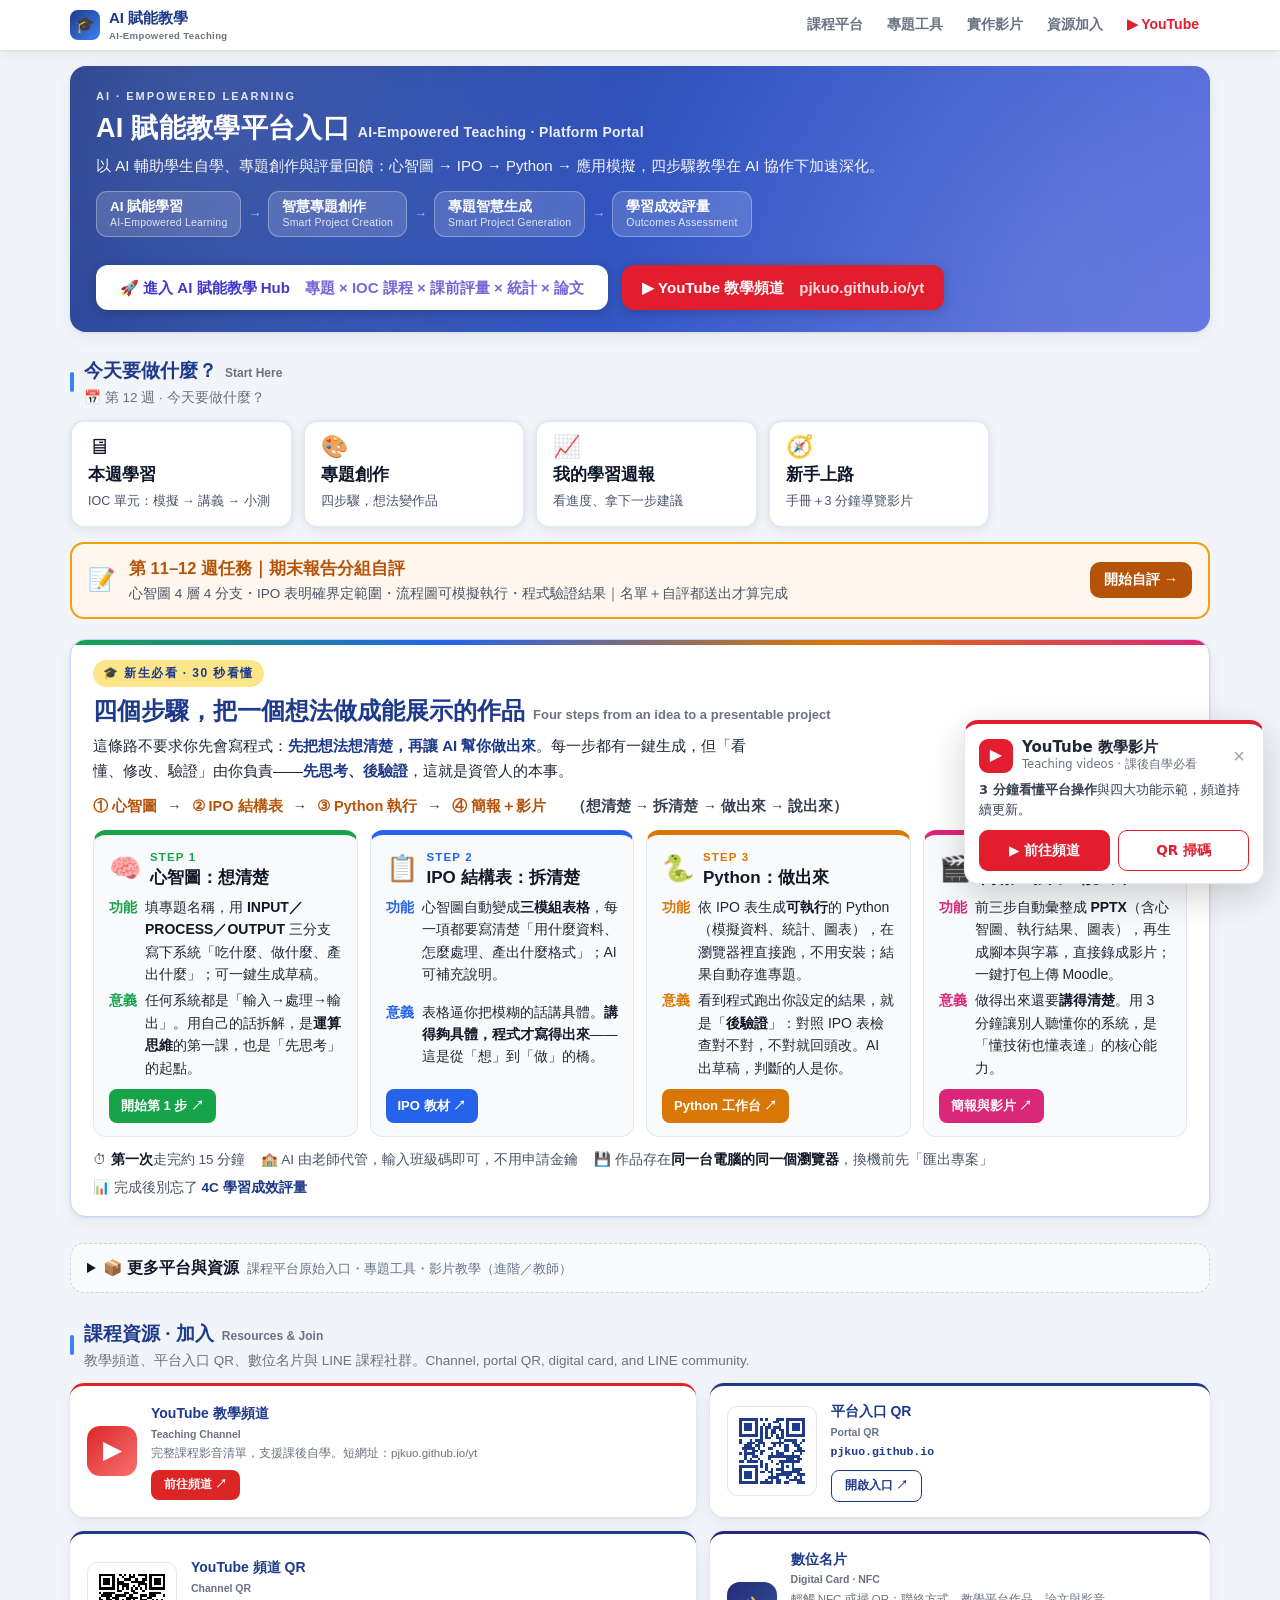
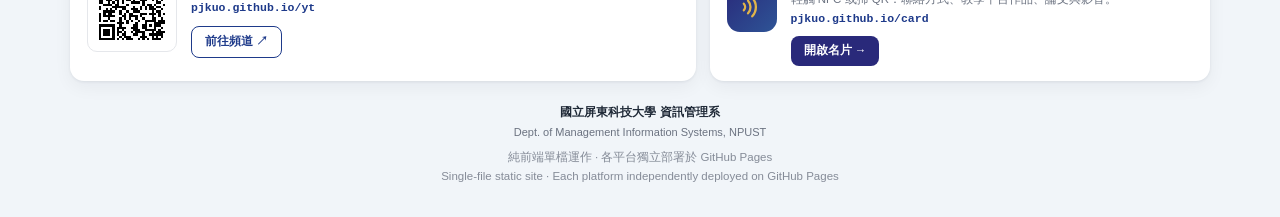
<file: index.html>
<!DOCTYPE html>
<html lang="zh-Hant">
<head>
<meta charset="UTF-8">
<meta name="viewport" content="width=device-width, initial-scale=1.0">
<title>AI 賦能教學 · 平台入口｜AI-Empowered Teaching Platforms</title>
<meta name="description" content="運算思維與 4C 核心素養教學平台入口。Entry portal for Computational Thinking and 4C core-competency teaching platforms.">
<!-- ===== 社群分享 / SEO / favicon (新增) ===== -->
<link rel="canonical" href="https://pjkuo.github.io/">
<meta name="theme-color" content="#1E3A8A">
<meta property="og:type" content="website">
<meta property="og:site_name" content="AI 賦能教學平台入口">
<meta property="og:locale" content="zh_TW">
<meta property="og:url" content="https://pjkuo.github.io/">
<meta property="og:title" content="AI 賦能教學平台入口｜AI-Empowered Teaching Portal">
<meta property="og:description" content="運算思維與 4C 核心素養教學平台入口：心智圖 → IPO → Python → 簡報 → 影音，先思考後驗證。國立屏東科技大學 資訊管理系。">
<meta property="og:image" content="https://pjkuo.github.io/og-cover.png">
<meta property="og:image:width" content="1200">
<meta property="og:image:height" content="630">
<meta property="og:image:alt" content="AI 賦能教學平台入口">
<meta name="twitter:card" content="summary_large_image">
<meta name="twitter:title" content="AI 賦能教學平台入口">
<meta name="twitter:description" content="運算思維與 4C 核心素養教學平台入口。">
<meta name="twitter:image" content="https://pjkuo.github.io/og-cover.png">
<link rel="icon" href="/favicon.svg" type="image/svg+xml">
<link rel="icon" href="/favicon-32.png" sizes="32x32" type="image/png">
<link rel="apple-touch-icon" href="/apple-touch-icon.png">
<link rel="manifest" href="/site.webmanifest">

<style>
:root{
  --primary:#1E3A8A; --accent:#3B82F6;
  --c-mind:#2563EB; --bg-mind:#DBEAFE;
  --c-ipo:#7C3AED;  --bg-ipo:#EDE9FE;
  --c-py:#DB2777;   --bg-py:#FCE7F3;
  --c-eco:#0D9488;  --bg-eco:#CCFBF1;
  --c-tool:#475569; --bg-tool:#E2E8F0;
  --ink:#1F2937; --mute:#6B7280; --line:#E5E7EB; --soft:#F8FAFC;
  --shadow:0 1px 3px rgba(16,24,40,.07),0 6px 18px rgba(16,24,40,.05);
  --shadow-lg:0 10px 30px rgba(16,24,40,.13);
  --gap:14px; --radius:14px;
}
*{box-sizing:border-box;margin:0;padding:0}
html{scroll-behavior:smooth}
body{font-family:"Microsoft JhengHei","PingFang TC","Noto Sans TC","Segoe UI",sans-serif;
  color:var(--ink);background:#F1F5F9;line-height:1.55;-webkit-font-smoothing:antialiased;font-size:15px}
a{text-decoration:none;color:inherit}
.en{font-family:"Segoe UI","Helvetica Neue",Arial,sans-serif}
.wrap{max-width:1180px;margin:0 auto;padding:0 20px}

/* nav */
nav{background:#fff;box-shadow:var(--shadow);position:sticky;top:0;z-index:30}
nav .wrap{display:flex;align-items:center;justify-content:space-between;height:50px;gap:12px}
.brand{display:flex;align-items:center;gap:9px;font-weight:800;color:var(--primary);font-size:15px}
.brand .logo{width:30px;height:30px;border-radius:8px;background:linear-gradient(135deg,var(--primary),var(--accent));
  color:#fff;display:flex;align-items:center;justify-content:center;font-size:16px;flex:0 0 30px}
.brand small{display:block;font-size:9.5px;font-weight:600;color:var(--mute);letter-spacing:.4px}
.nav-links{display:flex;gap:2px;flex-wrap:wrap}
.nav-links a{padding:6px 11px;border-radius:8px;font-size:14px;font-weight:600;color:var(--mute);transition:.2s}
.nav-links a:hover{color:var(--primary);background:var(--soft)}
.nav-links a small{display:none}
@media(max-width:600px){.nav-links{display:none}}

/* hero (slim band) */
.hero{background:linear-gradient(120deg,var(--primary),#3457C5 55%,#5B6FE0);color:#fff;border-radius:16px;
  padding:22px 26px;box-shadow:var(--shadow);position:relative;overflow:hidden;margin:16px 0}
.hero::before{content:"";position:absolute;inset:0;
  background:radial-gradient(circle at 12% 18%,rgba(255,255,255,.12),transparent 42%),
            radial-gradient(circle at 88% 82%,rgba(255,255,255,.1),transparent 46%)}
.hero>*{position:relative;z-index:1}
.hero-tag{font-size:11px;letter-spacing:2px;opacity:.85;font-weight:700;margin-bottom:6px}
.hero h1{font-size:clamp(22px,2.6vw,27px);letter-spacing:.3px;line-height:1.3}
.hero h1 .en{font-size:14px;font-weight:600;opacity:.9;margin-left:8px;letter-spacing:.3px}
.hero-sub{font-size:15px;opacity:.95;margin-top:8px;max-width:840px;line-height:1.6}
.hero-flow{display:flex;gap:7px;margin-top:13px;flex-wrap:wrap;align-items:center}
.hero-flow .eco{background:rgba(255,255,255,.15);border:1px solid rgba(255,255,255,.3);
  padding:7px 13px;border-radius:11px;font-size:13.5px;font-weight:700;line-height:1.2}
.hero-flow .eco small{display:block;font-size:10.5px;font-weight:500;opacity:.82;letter-spacing:.2px;margin-top:1px}
.hero-flow .arr{opacity:.6;font-weight:800;font-size:13px}
@media(max-width:640px){.hero-flow .eco small{display:none}.hero h1 .en{display:none}.hero-flow .arr{display:none}}


/* 新生引導：四步驟（功能＋學習意義） */
.fresh{margin-top:20px;background:#fff;border:1.5px solid #C7D2FE;border-radius:16px;padding:20px 22px 18px;box-shadow:var(--shadow);position:relative;overflow:hidden}
.fresh::before{content:"";position:absolute;left:0;top:0;right:0;height:5px;background:linear-gradient(90deg,#16A34A,#2563EB,#D97706,#DB2777)}
.fresh-badge{display:inline-block;font-size:12px;font-weight:800;letter-spacing:.12em;color:#1E3A8A;background:#FDE68A;padding:4px 10px;border-radius:999px;margin-bottom:8px}
.fresh h2{font-size:clamp(20px,2.4vw,24px);color:var(--primary);line-height:1.3;margin:0}
.fresh h2 .en{font-size:13px;font-weight:600;color:var(--mute);margin-left:8px}
.fresh-lead{font-size:15px;line-height:1.65;color:#1F2937;margin-top:8px;max-width:80ch}
.fresh-lead b{color:var(--primary)}
.fresh-chain{display:flex;flex-wrap:wrap;align-items:center;gap:6px 10px;margin:12px 0 4px;font-size:14.5px;font-weight:800;color:#374151}
.fresh-chain i{font-style:normal;color:#B45309}
.fresh-grid{display:grid;grid-template-columns:repeat(4,1fr);gap:12px;margin-top:12px}
.fs{background:#F8FAFC;border:1px solid #E2E8F0;border-top:5px solid var(--ax,#2563EB);border-radius:13px;padding:14px 15px 13px;display:flex;flex-direction:column}
.fs.s1{--ax:#16A34A}.fs.s2{--ax:#2563EB}.fs.s3{--ax:#D97706}.fs.s4{--ax:#DB2777}
.fs .hd{display:flex;align-items:center;gap:9px;margin-bottom:8px}
.fs .ic{font-size:26px;line-height:1}
.fs .num{font-size:11.5px;font-weight:800;letter-spacing:.1em;color:var(--ax)}
.fs h3{margin:0;font-size:17px;color:#111827;line-height:1.25}
.fs .row{display:grid;grid-template-columns:auto 1fr;gap:4px 8px;font-size:14px;line-height:1.6;color:#1F2937;flex:1}
.fs .lb{font-weight:800;color:var(--ax);white-space:nowrap}
.fs .row b{color:#111827}
.fs .go{margin-top:10px;align-self:flex-start;font-size:13px;font-weight:800;color:#fff;background:var(--ax);padding:7px 12px;border-radius:8px}
.fs .go:hover{filter:brightness(1.08)}
.fresh-foot{margin-top:12px;font-size:13.5px;color:#4B5563;line-height:1.6;display:flex;flex-wrap:wrap;gap:6px 16px}
.fresh-foot b{color:#111827}
@media(max-width:1000px){.fresh-grid{grid-template-columns:repeat(2,1fr)}}
@media(max-width:560px){.fresh-grid{grid-template-columns:1fr}.fresh{padding:16px}.fresh h2 .en{display:none}}

/* sections + heads */
main>section{margin-top:24px}
.sec-head{display:flex;align-items:center;gap:10px;margin:0 0 12px}
.sec-head .bar{width:4px;height:20px;background:var(--accent);border-radius:3px;flex:0 0 4px}
.sec-head.tool .bar{background:var(--c-tool)}
.sec-head.video .bar{background:#DC2626}
.sec-head h2{font-size:19px;color:var(--primary);display:flex;align-items:baseline;gap:8px;flex-wrap:wrap}
.sec-head.tool h2{color:var(--c-tool)}
.sec-head.video h2{color:#B91C1C}
.sec-head h2 .en{font-size:12px;font-weight:600;color:var(--mute)}
.sec-head p{font-size:13.5px;color:var(--mute);margin-top:2px;line-height:1.5}
@media(max-width:600px){.sec-head p{display:none}}
.sub-label{font-size:13px;color:var(--c-tool);font-weight:800;margin:16px 0 9px;display:flex;align-items:center;gap:8px}
.sub-label .en{font-size:11px;font-weight:600;color:var(--mute)}

/* platform cards — 4 across, equal height */
.grid{display:grid;grid-template-columns:repeat(4,1fr);gap:var(--gap);align-items:stretch}
@media(max-width:1000px){.grid{grid-template-columns:repeat(2,1fr)}}
@media(max-width:560px){.grid{grid-template-columns:1fr}}
.pcard{background:#fff;border-radius:var(--radius);box-shadow:var(--shadow);padding:16px;display:flex;
  flex-direction:column;border-top:3px solid var(--accent);transition:transform .18s,box-shadow .18s}
.pcard:hover{transform:translateY(-3px);box-shadow:var(--shadow-lg)}
.pcard .ic{width:40px;height:40px;border-radius:11px;display:flex;align-items:center;justify-content:center;
  font-size:21px;margin-bottom:10px}
.pcard h3{font-size:16.5px;color:var(--primary);display:flex;align-items:center;gap:6px;flex-wrap:wrap;line-height:1.3}
.pcard .en-name{font-size:11px;font-weight:600;color:var(--mute);margin:2px 0 7px}
.pcard .url{display:none}
.pcard .desc{font-size:14px;color:var(--ink);line-height:1.6;
  display:-webkit-box;-webkit-line-clamp:3;-webkit-box-orient:vertical;overflow:hidden}
.pcard .desc .en{display:none}
.pcard .tags{display:flex;gap:5px;flex-wrap:wrap;margin:10px 0 12px;flex:1;align-content:flex-start}
.pcard .tag{font-size:10.5px;font-weight:700;padding:3px 8px;border-radius:6px;height:fit-content}
.pcard .go{align-self:flex-start;display:inline-flex;align-items:center;gap:5px;color:#fff;font-weight:700;
  font-size:13px;padding:8px 15px;border-radius:8px;transition:.2s}
.pcard .go:hover{filter:brightness(1.06)}
.hot-tag{font-size:9.5px;font-weight:800;background:linear-gradient(135deg,#F59E0B,#DB2777);
  color:#fff;padding:2px 8px;border-radius:20px;letter-spacing:.3px}

/* own tool cards — 4 across */
.tools-grid{display:grid;grid-template-columns:repeat(4,1fr);gap:12px;align-items:stretch}
@media(max-width:1000px){.tools-grid{grid-template-columns:repeat(2,1fr)}}
@media(max-width:560px){.tools-grid{grid-template-columns:1fr}}
.tcard{background:#fff;border-radius:12px;box-shadow:var(--shadow);padding:13px 14px;border-left:3px solid var(--c-tool);
  display:flex;flex-direction:column;transition:transform .18s,box-shadow .18s}
.tcard:hover{transform:translateY(-2px);box-shadow:var(--shadow-lg)}
.tcard .tt{display:flex;align-items:center;gap:8px;margin-bottom:2px}
.tcard .tt .ti{width:30px;height:30px;border-radius:8px;background:var(--bg-tool);color:var(--c-tool);
  display:flex;align-items:center;justify-content:center;font-size:15px;flex:0 0 30px}
.tcard .tt .step{margin-left:auto;font-size:9.5px;font-weight:800;color:var(--c-tool);background:var(--bg-tool);padding:2px 7px;border-radius:20px}
.tcard b{font-size:14.5px;color:var(--primary)}
.tcard .en-name{font-size:10.5px;font-weight:600;color:var(--mute);margin:0 0 6px 38px}
.tcard .path{display:none}
.tcard .open{align-self:flex-start;margin:auto 0 0 38px;font-size:12px;font-weight:700;color:var(--c-tool)}
.tcard .open:hover{text-decoration:underline}

/* recommended tools — 3 category columns */
#recTools{display:grid;grid-template-columns:repeat(3,1fr);gap:12px;align-items:start}
@media(max-width:820px){#recTools{grid-template-columns:1fr}}
.rec-cat{background:#fff;border-radius:12px;box-shadow:var(--shadow);padding:13px 15px;margin:0}
.rec-head{font-size:13px;font-weight:800;color:var(--primary);display:flex;align-items:center;gap:8px;margin-bottom:10px}
.rec-head .ri{width:26px;height:26px;border-radius:7px;display:flex;align-items:center;justify-content:center;font-size:13px}
.rec-head .en{font-size:10.5px;font-weight:600;color:var(--mute)}
.rec-items{display:grid;grid-template-columns:1fr 1fr;gap:8px}
.rec-item{border:1px solid var(--line);border-radius:9px;padding:9px 11px;transition:.16s}
.rec-item:hover{border-color:var(--accent);background:var(--soft)}
.rec-item b{font-size:13.5px;color:var(--ink)}
.rec-item b .ext{color:var(--accent);font-weight:700}
.rec-item span{font-size:12.5px;color:var(--mute);margin-top:2px;
  display:-webkit-box;-webkit-line-clamp:1;-webkit-box-orient:vertical;overflow:hidden}

/* practice videos — 5 across */
.vid-grid{display:grid;grid-template-columns:repeat(5,1fr);gap:12px;align-items:stretch}
@media(max-width:1000px){.vid-grid{grid-template-columns:repeat(3,1fr)}}
@media(max-width:640px){.vid-grid{grid-template-columns:repeat(2,1fr)}}
@media(max-width:420px){.vid-grid{grid-template-columns:1fr}}
.vcard{background:#fff;border-radius:12px;box-shadow:var(--shadow);overflow:hidden;display:flex;flex-direction:column;
  transition:transform .18s,box-shadow .18s;border-top:3px solid var(--accent);cursor:pointer}
.vcard:hover{transform:translateY(-3px);box-shadow:var(--shadow-lg)}
.vcard.playing{outline:3px solid var(--accent);outline-offset:2px}
.vthumb{height:70px;display:flex;align-items:center;justify-content:center;color:#fff;position:relative}
.vthumb .play{width:34px;height:34px;border-radius:50%;background:rgba(255,255,255,.94);color:#111;
  display:flex;align-items:center;justify-content:center;font-size:14px;box-shadow:0 3px 9px rgba(0,0,0,.25);transition:.2s}
.vcard:hover .vthumb .play{transform:scale(1.12)}
.vthumb .stp{position:absolute;left:8px;top:7px;font-size:10px;font-weight:800;background:rgba(0,0,0,.28);padding:2px 7px;border-radius:20px}
.vthumb .dur{position:absolute;right:8px;bottom:6px;font-size:9.5px;font-weight:700;background:rgba(0,0,0,.4);padding:2px 6px;border-radius:5px}
.vbody{padding:10px 12px 12px;display:flex;flex-direction:column;flex:1}
.vbody b{font-size:13px;color:var(--primary);line-height:1.3}
.vbody .en-name{font-size:10px;color:var(--mute);font-weight:600;margin:1px 0 5px}
.vbody .vd{font-size:11px;color:var(--ink);line-height:1.5;flex:1;
  display:-webkit-box;-webkit-line-clamp:2;-webkit-box-orient:vertical;overflow:hidden}
.vbody .vgo{margin-top:9px;align-self:flex-start;display:inline-flex;align-items:center;gap:5px;color:#fff;font-weight:700;font-size:11.5px;padding:6px 12px;border-radius:8px}
.vfull{grid-column:1/-1;background:linear-gradient(120deg,var(--primary),#3457C5);color:#fff;border-radius:12px;
  padding:13px 16px;display:flex;align-items:center;gap:13px;box-shadow:var(--shadow);flex-wrap:wrap}
.vfull .pl{width:40px;height:40px;border-radius:11px;background:rgba(255,255,255,.18);display:flex;align-items:center;justify-content:center;font-size:19px;flex:0 0 40px}
.vfull .ft{flex:1;min-width:180px}
.vfull .ft b{font-size:14px;display:block}
.vfull .ft span{font-size:11.5px;opacity:.9}
.vfull a{background:#fff;color:var(--primary);font-weight:800;padding:8px 16px;border-radius:8px;font-size:12.5px;white-space:nowrap}
.vfull a:hover{background:#EEF2FF}
/* inline player */
.vid-player{margin-top:14px;background:#0b1220;border-radius:14px;overflow:hidden;box-shadow:var(--shadow-lg);border:1px solid #1f2b3d;animation:vpIn .25s ease}
@keyframes vpIn{from{opacity:0;transform:translateY(-6px)}to{opacity:1;transform:none}}
.vp-bar{display:flex;align-items:center;gap:9px;padding:9px 13px;background:linear-gradient(90deg,#1a1030,#2d1b4e);color:#fff}
.vp-title{font-weight:800;font-size:13px;display:flex;align-items:center;gap:8px}
.vp-title .pill{font-size:10px;font-weight:800;background:rgba(255,255,255,.16);padding:2px 8px;border-radius:20px}
.vp-open{margin-left:auto;font-size:11.5px;font-weight:700;color:#c4b5fd;border:1px solid rgba(196,181,253,.4);padding:4px 10px;border-radius:8px}
.vp-open:hover{background:rgba(196,181,253,.15)}
.vp-close{font-family:inherit;font-size:11.5px;font-weight:700;color:#fff;background:rgba(255,255,255,.14);border:none;padding:5px 11px;border-radius:8px;cursor:pointer}
.vp-close:hover{background:rgba(255,255,255,.26)}
.vp-frame{width:100%;aspect-ratio:16/10;background:#070b12}
.vp-frame iframe{width:100%;height:100%;border:0;display:block}
@media(max-width:560px){.vp-frame{aspect-ratio:16/14}}
.vnote{font-size:11px;color:var(--mute);margin-top:10px;line-height:1.55;background:#fff;border-radius:9px;padding:9px 12px;box-shadow:var(--shadow)}
.vnote b{color:var(--primary)}

/* bottom access band: channel + QR + LINE aligned */
.access-grid{display:grid;grid-template-columns:1.25fr 1fr 1.25fr;gap:14px;align-items:stretch}
.access-grid.two{grid-template-columns:1.25fr 1fr}
@media(max-width:820px){.access-grid,.access-grid.two{grid-template-columns:1fr}}
.acc{background:#fff;border-radius:14px;box-shadow:var(--shadow);padding:15px 17px;display:flex;align-items:center;gap:14px;transition:transform .18s,box-shadow .18s}
.acc.link:hover{transform:translateY(-2px);box-shadow:var(--shadow-lg)}
.acc.yt{border-top:3px solid #DC2626}
.acc.qr{border-top:3px solid var(--primary)}
.acc.line{border-top:3px solid #06C755}
.acc-ic{flex:0 0 50px;height:50px;border-radius:13px;display:flex;align-items:center;justify-content:center;color:#fff;font-size:23px;font-weight:900}
.acc.yt .acc-ic{background:linear-gradient(135deg,#DC2626,#F87171)}
.acc.line .acc-ic{background:#06C755;font-size:15px;letter-spacing:.02em}
.acc-tx{display:flex;flex-direction:column;gap:1px;min-width:0}
.acc-tx b{font-size:14px;color:var(--primary)}
.acc-tx .en{font-size:10.5px;color:var(--mute);font-weight:600}
.acc-tx .d{font-size:11.5px;color:var(--mute);margin-top:2px;line-height:1.4}
.acc-url{font-family:ui-monospace,Menlo,Consolas,monospace;font-size:11.5px;color:var(--primary);font-weight:700;margin:2px 0 0}
.acc-btn{margin-top:8px;display:inline-block;font-size:11.5px;font-weight:800;padding:6px 13px;border-radius:8px;width:max-content}
.acc.yt .acc-btn{background:#DC2626;color:#fff}
.acc.line .acc-btn{background:#06C755;color:#fff}
.acc.qr .acc-btn{border:1.5px solid var(--primary);color:var(--primary)}
.acc.vc{border-top:3px solid #29297A}
.acc.vc .acc-ic{background:linear-gradient(135deg,#29297A,#2E5496)}
.acc.vc .acc-ic svg{width:28px;height:28px}
.acc.vc .acc-btn{background:#29297A;color:#fff}
.qr-box{flex:0 0 90px;width:90px;height:90px;background:#fff;border:1px solid var(--line);border-radius:10px;padding:6px}
.qr-box .qr-svg{width:100%;height:100%;display:block}

/* footer */
footer{text-align:center;color:var(--mute);font-size:11.5px;padding:22px 20px 30px;line-height:1.7}
footer .affil{color:var(--ink);font-weight:700}
footer .affil .en{display:block;font-weight:500;color:var(--mute);font-size:11px}

/* ===== P0 今天要做什麼（s4）與更多平台摺疊 ===== */
.s4-grid{display:grid;grid-template-columns:repeat(4,1fr);gap:10px;max-width:920px}
@media(max-width:760px){.s4-grid{grid-template-columns:repeat(2,1fr)}}
.s4-btn{display:flex;flex-direction:column;gap:4px;background:#fff;color:#0f172a;border-radius:14px;padding:14px 16px;text-decoration:none;box-shadow:0 2px 10px rgba(15,23,42,.08);border:2px solid #e2e8f0;transition:.15s}
.s4-btn:hover{border-color:#0891b2;transform:translateY(-2px)}
.s4-btn b{font-size:17px}
.s4-ic{font-size:22px;line-height:1}
.s4-d{font-size:12.5px;color:#475569}
.more-tools{margin:26px 0;border:1.5px dashed #cbd5e1;border-radius:14px;padding:12px 16px;background:#f8fafc}
.more-tools>summary{cursor:pointer;font-weight:800;font-size:15.5px;color:#0f172a}
.more-tools .mt-hint{font-weight:500;font-size:12.5px;color:#64748b;margin-left:8px}
</style>
<script>
/* AE Router 轉址主頁版 v2 — pjkuo.github.io 為分流轉址主頁:
   進站即請學生輸入學號後 4 碼,依單雙號直接轉往對應平台(單號→主站 Cloudflare Pages ai-empower-hub.pages.dev、雙號→備援站 GitHub Pages);
   已有身分(ae.identity.v1,與備援站同網域共用)則免輸入直接轉。每個分頁工作階段只自動轉一次,按上一頁可回入口頁。
   訪客/教師可按「訪客/教師瀏覽」留在入口頁;?stay=1、?embed=1 不轉址。route-config force 模式蓋過單雙號。
   轉址帶 ?r=&sid=&cls=,Hub 端自動帶入身分。頁面上指向 Hub 的連結也會依判定結果改寫。 */
(function(){
"use strict";
var NL='https://ai-empower-hub.pages.dev', GH='https://pjkuo.github.io/ai-empower';
if(location.hostname!=='pjkuo.github.io') return;
var p; try{ p=new URLSearchParams(location.search); }catch(e){ return; }
var noAuto = p.has('stay')||p.has('embed');
var KEY='ae.route.v2', IDK='ae.identity.v1', SS='ae.home.routed';
function tfetch(url,opt,ms){ var c=new AbortController(); var t=setTimeout(function(){c.abort();},ms||2500); opt=opt||{}; opt.signal=c.signal; return fetch(url,opt).then(function(r){clearTimeout(t);return r;},function(e){clearTimeout(t);throw e;}); }
function idOf(){ try{ return JSON.parse(localStorage.getItem(IDK)||'null')||null; }catch(e){ return null; } }
function digits(s){ return String(s||'').replace(/\D/g,''); }
function parity(sid){ var d=digits(sid); if(!d) return ''; return ((+d.charAt(d.length-1))%2===1)?'nl':'gh'; }
function saveId(sid,cls){ var cur=idOf()||{}; var v={sid:String(sid||'').trim(),cls:String(cls||cur.cls||'').trim(),ts:new Date().toISOString()}; try{ localStorage.setItem(IDK,JSON.stringify(v)); }catch(e){} return v; }
function pin(w){ try{ localStorage.setItem(KEY,w); }catch(e){} }
function mark(){ try{ sessionStorage.setItem(SS,'1'); }catch(e){} }
function marked(){ try{ return !!sessionStorage.getItem(SS); }catch(e){ return false; } }
function hubUrl(want){
  var base=(want==='gh')?GH:NL, id=idOf()||{};
  return base+'/?r='+want+(id.sid?('&sid='+encodeURIComponent(id.sid)+'&cls='+encodeURIComponent(id.cls||'')):'');
}
function rewrite(want){
  var links=document.querySelectorAll('a[href]');
  for(var i=0;i<links.length;i++){
    var a=links[i], h=a.getAttribute('href')||'';
    if(h.indexOf(NL)!==0 && h.indexOf(GH)!==0 && h.indexOf('/ai-empower')!==0 && h.indexOf('ai-empower/')!==0) continue;
    var u; try{ u=new URL(h,location.href); }catch(e){ continue; }
    var path=u.pathname.replace(/^\/ai-empower\/?/,'/');
    if(path!=='/'&&path!=='') continue;
    a.setAttribute('href',hubUrl(want));
    a.setAttribute('data-ae-route',want);
  }
}
function go(want){
  var base=(want==='gh')?GH:NL, other=(want==='gh')?'nl':'gh';
  pin(want);
  tfetch(base+'/assets/theme.js?hc='+Date.now(),{method:'HEAD',mode:'no-cors',cache:'no-store'},2500)
    .then(function(){ location.replace(hubUrl(want)); })
    ['catch'](function(){ pin(other); location.replace(hubUrl(other)); });
}
function onReady(f){ if(document.readyState==='loading') document.addEventListener('DOMContentLoaded',f); else f(); }
function showGate(){
  if(document.getElementById('aeGate')) return;
  var d=document.createElement('div'); d.id='aeGate';
  d.innerHTML='<div style="position:fixed;inset:0;background:rgba(15,23,42,.62);z-index:9999;display:flex;align-items:center;justify-content:center;padding:20px">'
    +'<div style="background:#fff;border-radius:16px;max-width:400px;width:100%;padding:26px 28px;box-shadow:0 10px 40px rgba(0,0,0,.3)">'
    +'<div style="font-size:17px;font-weight:800;color:#1e293b">🚦 請輸入學號後 4 碼,進入教學平台</div>'
    +'<div style="font-size:12.5px;color:#64748b;margin:8px 0 14px;line-height:1.7">系統會依<b>單雙號</b>把你分流到對應平台(單號 → 主站、雙號 → 備援站),兩邊功能與資料完全相同,評量成績都送到同一個資料庫。<br>🔒 公用電腦安全防護:每次進站與重新整理都需重新輸入。</div>'
    +'<input id="aeGateSid" inputmode="numeric" maxlength="6" placeholder="例如:6010" style="width:100%;box-sizing:border-box;border:2px solid #c7d2fe;border-radius:10px;padding:10px 12px;font-size:16px;letter-spacing:2px">'
    +'<div id="aeGateErr" style="color:#dc2626;font-size:12px;min-height:16px;margin-top:4px"></div>'
    +'<button id="aeGateGo" type="button" style="width:100%;margin-top:8px;background:#4338ca;color:#fff;border:0;border-radius:10px;padding:11px;font-size:15px;font-weight:800;cursor:pointer">進入教學平台 →</button>'
    +'<div style="text-align:center;margin-top:10px"><a href="#" id="aeGateSkip" style="font-size:12px;color:#94a3b8">訪客/教師瀏覽,留在入口頁</a></div>'
    +'</div></div>';
  document.body.appendChild(d);
  var inp=document.getElementById('aeGateSid'); try{ inp.focus(); }catch(e){}
  function submit(){
    var v=digits(inp.value);
    if(v.length<2){ document.getElementById('aeGateErr').textContent='請輸入學號後 4 碼數字'; return; }
    saveId(v,(idOf()||{}).cls||'');
    var w=parity(v);
    var el=document.getElementById('aeGateErr'); el.style.color='#4338ca';
    el.textContent=((+v.charAt(v.length-1))%2===1?'單':'雙')+'號,轉往'+(w==='nl'?'主站':'備援站')+'中…';
    go(w);
  }
  document.getElementById('aeGateGo').addEventListener('click',submit);
  inp.addEventListener('keydown',function(e){ if(e.key==='Enter') submit(); });
  document.getElementById('aeGateSkip').addEventListener('click',function(e){ e.preventDefault(); d.remove(); });
}
var cfg={mode:'auto',gh:30,gasUrl:'',nlUrl:''};
function decide(){
  var fallbackWant = (function(){ try{var s=localStorage.getItem(KEY); if(s==='gh'||s==='nl') return s;}catch(e){} return (Math.random()*100<(+cfg.gh||30))?'gh':'nl'; })();
  if(cfg.mode==='force-gh'||cfg.mode==='force-nl'){
    var fw=(cfg.mode==='force-gh')?'gh':'nl';
    onReady(function(){ rewrite(fw); });
    if(!noAuto) go(fw);
    return;
  }
  onReady(function(){ rewrite(fallbackWant); });
  if(noAuto) return;
  onReady(showGate);
}
tfetch(GH+'/route-config.json?h='+Math.floor(Date.now()/36e5),{cache:'no-store'},2500)
.then(function(r){ return r.ok? r.json():null; })['catch'](function(){ return null; })
.then(function(j){ if(j) for(var k in j) if(k in cfg) cfg[k]=j[k];
  if(cfg.nlUrl){ NL=String(cfg.nlUrl).replace(/\/+$/,''); }
  if(cfg.gasUrl){ return tfetch(cfg.gasUrl+(cfg.gasUrl.indexOf('?')<0?'?':'&')+'action=route&host=home',{cache:'no-store'},2500).then(function(r){return r.ok?r.json():null;}).then(function(g){ if(g&&g.mode){ cfg.mode=g.mode; } })['catch'](function(){}); }
})
.then(decide)['catch'](function(){ decide(); });
})();
</script>
</head>
<body>

<!-- ====== 可編輯區：平台清單與資訊 / Editable config ====== -->
<script>
const PROFILE={
  affil_zh:'國立屏東科技大學 資訊管理系',
  affil_en:'Dept. of Management Information Systems, NPUST',
  flow:[
    {zh:'AI 賦能學習', en:'AI-Empowered Learning'},
    {zh:'智慧專題創作', en:'Smart Project Creation'},
    {zh:'專題智慧生成', en:'Smart Project Generation'},
    {zh:'學習成效評量', en:'Outcomes Assessment'}
  ]
};
const PLATFORMS=[
  { zh:'AI 賦能學習平台', en:'AI-Empowered Learning Platform', icon:'🤖',
    accent:'var(--c-eco)', bg:'var(--bg-eco)',
    url:'https://pjkuo.github.io/AI-empower-platform/',
    desc_zh:'學生自學與 AI 輔助入口。以「先思考後驗證」模式,讓學生先自主完成思考與產出,再導入 AI 驗證。',
    desc_en:'Entry point for self-directed, AI-assisted learning. Under the "think-first, verify-later" model, students complete their own thinking and output before bringing in AI to verify.',
    tags:['自學 Self-study','AI 輔助 AI-assisted'], hot:true },
  { zh:'智慧專題創作平台', en:'Smart Project Creation Platform', icon:'🧠',
    accent:'var(--c-mind)', bg:'var(--bg-mind)',
    url:'https://pjkuo.github.io/mind_ipo_python2pptx/',
    desc_zh:'專題系統課程主平台,串接心智圖 → IPO 分析 → Python 編碼 → 應用模擬四步驟工作流。',
    desc_en:'Main platform for the project-based systems course, linking the four-step workflow: Mind Map → IPO Analysis → Python Coding → Application Simulation.',
    tags:['心智圖 Mind Map','IPO','Python'] },
  { zh:'專題智慧生成系統', en:'Smart Project Generation System', icon:'⚙️',
    accent:'var(--c-py)', bg:'var(--bg-py)',
    url:'https://pjkuo.github.io/AI-empower-system/',
    desc_zh:'以 AI 智慧生成專題系統內容,從心智圖、IPO 模組分析到 Python 程式骨架自動產生,加速專題開發。',
    desc_en:'AI-powered generation of project system content — automatically producing artifacts from mind maps and IPO module analysis through to Python scaffolding, accelerating project development.',
    tags:['AI 生成 Generation','專題 Project','自動化 Automation'] },
  { zh:'學習成效評量平台', en:'Learning Outcomes Assessment Platform', icon:'📊',
    accent:'var(--c-ipo)', bg:'var(--bg-ipo)',
    url:'https://pjkuo.github.io/AICT-assess-platform/',
    desc_zh:'運算思維與 4C 核心素養前後測評量,純前端即時運算描述統計、信度與配對效果量。',
    desc_en:'Pre/post-test assessment of computational thinking and 4C core competencies, with client-side real-time descriptive statistics, reliability, and paired effect sizes.',
    tags:['運算思維 CT','4C','前後測 Pre/Post'] }
];
/* 課程專屬模組工具(依 心智圖 → IPO → Python 流程排序)/ Course modules (ordered by workflow) */
const TOOLS=[
  { zh:'心智圖轉 IPO', en:'Mind Map to IPO', icon:'🗺️', step:'心智圖→IPO',
    url:'https://pjkuo.github.io/mindmap-to-ipo/' },
  { zh:'專題系統 IPO 模組分析器', en:'Project System IPO Module Analyzer', icon:'🔍', step:'IPO',
    url:'https://pjkuo.github.io/IPO_Spliter_tool/' },
  { zh:'IPO 模組拆解工具', en:'IPO Splitter Tool', icon:'🧩', step:'IPO',
    url:'https://pjkuo.github.io/IPO_Spliter/' },
  { zh:'心智圖 → IPO → Python(AI)', en:'Mind Map → IPO → Python (AI)', icon:'🔗', step:'→Python',
    url:'https://pjkuo.github.io/mind2IPO2python_AI/' }
];
/* 推薦工具(依流程階段分類)/ Recommended tools by workflow stage */
const REC_TOOLS=[
  { cat_zh:'心智圖', cat_en:'Mind Map', icon:'🧠', accent:'var(--c-mind)', bg:'var(--bg-mind)',
    items:[
      {name:'Coggle', url:'https://coggle.it/', desc:'線上協作心智圖,可多人即時共編'},
      {name:'XMind', url:'https://xmind.app/', desc:'跨平台心智圖軟體,模板豐富'},
      {name:'Whimsical', url:'https://whimsical.com/', desc:'簡潔的心智圖與流程圖工具'},
      {name:'Miro', url:'https://miro.com/', desc:'線上白板,適合腦力激盪'}
    ]},
  { cat_zh:'IPO / 流程圖', cat_en:'IPO / Flowchart', icon:'🔀', accent:'var(--c-ipo)', bg:'var(--bg-ipo)',
    items:[
      {name:'draw.io', url:'https://app.diagrams.net/', desc:'免費繪製 IPO 圖與流程圖'},
      {name:'Excalidraw', url:'https://excalidraw.com/', desc:'手繪風白板,快速畫草圖'},
      {name:'Mermaid Live', url:'https://mermaid.live/', desc:'用文字語法產生流程圖'},
      {name:'Lucidchart', url:'https://www.lucidchart.com/', desc:'專業流程圖與系統架構圖'}
    ]},
  { cat_zh:'Python', cat_en:'Python', icon:'🐍', accent:'#0EA5E9', bg:'#E0F2FE',
    items:[
      {name:'Google Colab', url:'https://colab.research.google.com/', desc:'雲端 Jupyter,免安裝執行 Python'},
      {name:'Python Tutor', url:'https://pythontutor.com/', desc:'逐步視覺化程式執行流程'},
      {name:'Replit', url:'https://replit.com/', desc:'線上 IDE,支援協作'},
      {name:'Thonny', url:'https://thonny.org/', desc:'初學者友善的 Python IDE'}
    ]},
  { cat_zh:'影片', cat_en:'Video', icon:'🎬', accent:'#F59E0B', bg:'#FEF3C7',
    items:[
      {name:'CapCut', url:'https://www.capcut.com/', desc:'免費影音剪輯,範本與字幕豐富'},
      {name:'Clipchamp', url:'https://clipchamp.com/', desc:'瀏覽器內影片編輯'},
      {name:'DaVinci Resolve', url:'https://www.blackmagicdesign.com/products/davinciresolve', desc:'專業級剪輯與調光'}
    ]},
  { cat_zh:'生成式 AI', cat_en:'Generative AI', icon:'✨', accent:'#7C3AED', bg:'#EDE9FE',
    items:[
      {name:'Claude', url:'https://claude.ai/', desc:'Anthropic 對話式 AI 助理'},
      {name:'ChatGPT', url:'https://chatgpt.com/', desc:'OpenAI 對話式 AI 助理'},
      {name:'Gemini', url:'https://gemini.google.com/', desc:'Google 對話式 AI 助理'}
    ]}
];
const CHANNEL_URL='https://www.youtube.com/@paulkuo4106';

/* 實作練習影片(五站)/ Hands-on practice videos
   video 欄位:預設指向本地深連結 practice-videos.html?s=N;
   日後可直接替換成 YouTube 連結(外部連結附掛),例如 'https://youtu.be/xxxx' */
const PRACTICE_FILE='practice-videos.html';
const PRACTICE=[
  { s:1, n:'①', icon:'🧠', zh:'心智圖編輯', en:'Mind Map · Decompose', accent:'var(--c-mind)',
    desc:'用輸入／處理／輸出三條分支拆解問題，並視覺化成樹狀心智圖。', video:'' },
  { s:2, n:'②', icon:'📊', zh:'IPO 結構表', en:'IPO Structure Table', accent:'var(--c-ipo)',
    desc:'把心智圖整理成嚴謹的「輸入—處理—輸出」對應表，並用 AI 邏輯審查。', video:'' },
  { s:3, n:'③', icon:'🐍', zh:'Python 程式碼', en:'Python Code', accent:'var(--c-py)',
    desc:'依 IPO 自動生成程式骨架，讀懂、修改並用 AI 找 Bug。', video:'' },
  { s:4, n:'④', icon:'📑', zh:'PPT 簡報', en:'PPT Slides', accent:'var(--accent)',
    desc:'一鍵彙整三步成果為專題簡報，並用 AI 評分、翻譯與規格檢查。', video:'' },
  { s:5, n:'⑤', icon:'🎬', zh:'影音腳本', en:'Video Script', accent:'#DC2626',
    desc:'把簡報延伸成影片腳本、旁白逐字稿與字幕，並生成 QR 碼。', video:'' }
];
</script>

<nav><div class="wrap">
  <a class="brand" href="#top"><span class="logo">🎓</span>
    <span>AI 賦能教學<small class="en">AI-Empowered Teaching</small></span></a>
  <div class="nav-links">
    <a href="#platforms">課程平台<small class="en">Platforms</small></a>
    <a href="#tools">專題工具<small class="en">Tools</small></a>
    <a href="#practice">實作影片<small class="en">Practice</small></a>
    <a href="#access">資源加入<small class="en">Access</small></a>
    <a href="https://www.youtube.com/@paulkuo4106" target="_blank" rel="noopener" style="color:#e11d2e;font-weight:800">▶ YouTube<small class="en">Channel</small></a>
  </div>
</div></nav>

<main class="wrap" id="top">

  <section class="hero">
    <div class="hero-tag">AI · EMPOWERED LEARNING</div>
    <h1>AI 賦能教學平台入口<span class="en">AI-Empowered Teaching · Platform Portal</span></h1>
    <p class="hero-sub">以 AI 輔助學生自學、專題創作與評量回饋：心智圖 → IPO → Python → 應用模擬，四步驟教學在 AI 協作下加速深化。</p>
    <div class="hero-flow" id="heroFlow"></div>
    <div id="aeHubCta" style="margin-top:18px">
      <a id="aeHubLink" href="https://ai-empower-hub.pages.dev/" title="AI 賦能教學 Hub(自動分流:主站/備援站)" style="display:inline-block;background:#fff;color:#4338ca;font-weight:800;font-size:15px;padding:11px 24px;border-radius:12px;text-decoration:none;box-shadow:0 2px 12px rgba(0,0,0,.2)">🚀 進入 AI 賦能教學 Hub<span style="font-weight:600;opacity:.75">　專題 × IOC 課程 × 課前評量 × 統計 × 論文</span></a>
      <a href="https://www.youtube.com/@paulkuo4106" target="_blank" rel="noopener" title="YouTube 教學頻道(短網址 pjkuo.github.io/yt)" style="display:inline-block;margin-left:10px;margin-top:10px;background:#e11d2e;color:#fff;font-weight:800;font-size:15px;padding:11px 20px;border-radius:12px;text-decoration:none;box-shadow:0 2px 12px rgba(0,0,0,.2)">▶ YouTube 教學頻道<span style="font-weight:600;opacity:.85">　pjkuo.github.io/yt</span></a>
    </div>
  </section>

  <section id="today">
    <div class="sec-head">
      <span class="bar"></span>
      <div><h2>今天要做什麼？<span class="en">Start Here</span></h2>
        <p id="s4week">📅 四顆按鈕就是你的日常——自己看、自己做、自己查。</p></div>
    </div>
    <div class="s4-grid" aria-label="今天要做什麼">
      <a class="s4-btn" href="ai-empower/ioc.html"><span class="s4-ic">🖥</span><b>本週學習</b><span class="s4-d">IOC 單元：模擬 → 講義 → 小測</span></a>
      <a class="s4-btn" href="AI-empower-platform/"><span class="s4-ic">🎨</span><b>專題創作</b><span class="s4-d">四步驟，想法變作品</span></a>
      <a class="s4-btn" href="ai-empower/weekly.html"><span class="s4-ic">📈</span><b>我的學習週報</b><span class="s4-d">看進度、拿下一步建議</span></a>
      <a class="s4-btn" href="ai-empower/manual.html"><span class="s4-ic">🧭</span><b>新手上路</b><span class="s4-d">手冊＋3 分鐘導覽影片</span></a>
    </div>
    <a id="selfevalTask" href="ai-empower/selfeval.html" style="display:flex;flex-wrap:wrap;align-items:center;gap:6px 14px;margin-top:14px;background:#FFF7ED;border:2px solid #F59E0B;border-radius:14px;padding:12px 16px;text-decoration:none;color:#0f172a">
      <span style="font-size:22px" aria-hidden="true">📝</span>
      <span style="flex:1;min-width:220px"><b style="font-size:16.5px;color:#B45309">第 11–12 週任務｜期末報告分組自評</b><br>
        <span style="font-size:13.5px;color:#475569">心智圖 4 層 4 分支・IPO 表明確界定範圍・流程圖可模擬執行・程式驗證結果｜名單＋自評都送出才算完成</span></span>
      <span style="background:#B45309;color:#fff;font-weight:800;border-radius:10px;padding:7px 14px;font-size:14px">開始自評 →</span>
    </a>
    <script>/* 第 13 週結束（12/6）後自動收起本週任務列 */ if(Date.now()>new Date('2026-12-07T00:00:00+08:00').getTime()){var se=document.getElementById('selfevalTask');if(se)se.style.display='none';}</script>
  </section>

  <section class="fresh" id="fresh">
    <span class="fresh-badge">🎓 新生必看 · 30 秒看懂</span>
    <h2>四個步驟，把一個想法做成能展示的作品<span class="en">Four steps from an idea to a presentable project</span></h2>
    <p class="fresh-lead">這條路不要求你先會寫程式：<b>先把想法想清楚，再讓 AI 幫你做出來</b>。每一步都有一鍵生成，但「看懂、修改、驗證」由你負責——<b>先思考、後驗證</b>，這就是資管人的本事。</p>
    <div class="fresh-chain"><i>① 心智圖</i> → <i>② IPO 結構表</i> → <i>③ Python 執行</i> → <i>④ 簡報＋影片</i>　（想清楚 → 拆清楚 → 做出來 → 說出來）</div>
    <div class="fresh-grid">
      <div class="fs s1"><div class="hd"><span class="ic">🧠</span><div><div class="num">STEP 1</div><h3>心智圖：想清楚</h3></div></div>
        <div class="row"><span class="lb">功能</span><span>填專題名稱，用 <b>INPUT／PROCESS／OUTPUT</b> 三分支寫下系統「吃什麼、做什麼、產出什麼」；可一鍵生成草稿。</span>
        <span class="lb">意義</span><span>任何系統都是「輸入→處理→輸出」。用自己的話拆解，是<b>運算思維</b>的第一課，也是「先思考」的起點。</span></div>
        <a class="go" href="https://pjkuo.github.io/AI-empower-platform/" target="_blank" rel="noopener">開始第 1 步 ↗</a></div>
      <div class="fs s2"><div class="hd"><span class="ic">📋</span><div><div class="num">STEP 2</div><h3>IPO 結構表：拆清楚</h3></div></div>
        <div class="row"><span class="lb">功能</span><span>心智圖自動變成<b>三模組表格</b>，每一項都要寫清楚「用什麼資料、怎麼處理、產出什麼格式」；AI 可補充說明。</span>
        <span class="lb">意義</span><span>表格逼你把模糊的話講具體。<b>講得夠具體，程式才寫得出來</b>——這是從「想」到「做」的橋。</span></div>
        <a class="go" href="https://pjkuo.github.io/mindmap-to-ipo/" target="_blank" rel="noopener">IPO 教材 ↗</a></div>
      <div class="fs s3"><div class="hd"><span class="ic">🐍</span><div><div class="num">STEP 3</div><h3>Python：做出來</h3></div></div>
        <div class="row"><span class="lb">功能</span><span>依 IPO 表生成<b>可執行</b>的 Python（模擬資料、統計、圖表），在瀏覽器裡直接跑，不用安裝；結果自動存進專題。</span>
        <span class="lb">意義</span><span>看到程式跑出你設定的結果，就是「<b>後驗證</b>」：對照 IPO 表檢查對不對，不對就回頭改。AI 出草稿，判斷的人是你。</span></div>
        <a class="go" href="https://pjkuo.github.io/mind2IPO2python_AI/" target="_blank" rel="noopener">Python 工作台 ↗</a></div>
      <div class="fs s4"><div class="hd"><span class="ic">🎬</span><div><div class="num">STEP 4</div><h3>簡報＋影片：說出來</h3></div></div>
        <div class="row"><span class="lb">功能</span><span>前三步自動彙整成 <b>PPTX</b>（含心智圖、執行結果、圖表），再生成腳本與字幕，直接錄成影片；一鍵打包上傳 Moodle。</span>
        <span class="lb">意義</span><span>做得出來還要<b>講得清楚</b>。用 3 分鐘讓別人聽懂你的系統，是「懂技術也懂表達」的核心能力。</span></div>
        <a class="go" href="https://pjkuo.github.io/AI-empower-platform/" target="_blank" rel="noopener">簡報與影片 ↗</a></div>
    </div>
    <div class="fresh-foot"><span>⏱ <b>第一次</b>走完約 15 分鐘</span><span>🏫 AI 由老師代管，輸入班級碼即可，不用申請金鑰</span><span>💾 作品存在<b>同一台電腦的同一個瀏覽器</b>，換機前先「匯出專案」</span><span>📊 完成後別忘了 <a href="https://pjkuo.github.io/AICT-assess-platform/" target="_blank" rel="noopener" style="color:var(--primary);font-weight:700">4C 學習成效評量</a></span></div>
  </section>

  <details class="more-tools" id="more">
    <summary>📦 更多平台與資源<span class="mt-hint">課程平台原始入口・專題工具・影片教學（進階／教師）</span></summary>

  <section id="platforms">
    <div class="sec-head">
      <span class="bar"></span>
      <div><h2>課程平台<span class="en">Course Platforms</span></h2>
        <p>四個獨立部署的教學工具，點選卡片即可前往。Four independently deployed tools — tap a card to open.</p></div>
    </div>
    <div class="grid" id="grid"></div>
  </section>

  <section id="tools">
    <div class="sec-head tool">
      <span class="bar"></span>
      <div><h2>專題工具<span class="en">Project Tools</span></h2>
        <p>依「心智圖 → IPO → Python」流程，提供課程專屬模組與推薦工具。Course modules and recommended tools by workflow.</p></div>
    </div>
    <h3 class="sub-label">課程專屬模組<span class="en">Course Modules</span></h3>
    <div class="tools-grid" id="toolsGrid"></div>
    <h3 class="sub-label">推薦工具<span class="en">Recommended Tools</span></h3>
    <div id="recTools"></div>
  </section>

  <section id="practice">
    <div class="sec-head video">
      <span class="bar"></span>
      <div><h2>實作練習影片教學<span class="en">Hands-on Practice Videos</span></h2>
        <p>五站逐步示範，附旁白、字幕與輕音樂，點卡片即可在頁內觀看。Step-by-step station demos, play inline.</p></div>
    </div>
    <div class="vid-grid" id="vidGrid"></div>
    <div class="vid-player" id="vidPlayer" hidden>
      <div class="vp-bar">
        <span class="vp-title"><span class="pill" id="vpPill">第 1 站</span><span id="vpName">實作影片</span></span>
        <a class="vp-open" id="vpOpen" target="_blank" rel="noopener">↗ 開新分頁</a>
        <button class="vp-close" id="vpClose">✕ 收合</button>
      </div>
      <div class="vp-frame"><iframe id="vpFrame" title="實作練習影片" allow="autoplay; fullscreen" loading="lazy"></iframe></div>
    </div>
    <div class="vnote" id="vidNote"></div>
  </section>
  </details>

  <section id="access">
    <div class="sec-head">
      <span class="bar"></span>
      <div><h2>課程資源 · 加入<span class="en">Resources &amp; Join</span></h2>
        <p>教學頻道、平台入口 QR、數位名片與 LINE 課程社群。Channel, portal QR, digital card, and LINE community.</p></div>
    </div>
    <div class="access-grid">
      <a class="acc yt link" id="ytCard" href="#" target="_blank" rel="noopener">
        <div class="acc-ic" aria-hidden="true">▶</div>
        <div class="acc-tx"><b>YouTube 教學頻道</b><span class="en">Teaching Channel</span>
          <span class="d">完整課程影音清單，支援課後自學。短網址：pjkuo.github.io/yt</span>
          <span class="acc-btn">前往頻道 ↗</span></div>
      </a>
      <div class="acc qr">
        <div class="qr-box"><svg class="qr-svg" viewBox="0 0 29 29" xmlns="http://www.w3.org/2000/svg" shape-rendering="crispEdges" role="img" aria-label="課程平台 QR Code"><path d="M2,2H3V3H2zM3,2H4V3H3zM4,2H5V3H4zM5,2H6V3H5zM6,2H7V3H6zM7,2H8V3H7zM8,2H9V3H8zM10,2H11V3H10zM12,2H13V3H12zM16,2H17V3H16zM17,2H18V3H17zM18,2H19V3H18zM20,2H21V3H20zM21,2H22V3H21zM22,2H23V3H22zM23,2H24V3H23zM24,2H25V3H24zM25,2H26V3H25zM26,2H27V3H26zM2,3H3V4H2zM8,3H9V4H8zM15,3H16V4H15zM16,3H17V4H16zM20,3H21V4H20zM26,3H27V4H26zM2,4H3V5H2zM4,4H5V5H4zM5,4H6V5H5zM6,4H7V5H6zM8,4H9V5H8zM11,4H12V5H11zM13,4H14V5H13zM17,4H18V5H17zM20,4H21V5H20zM22,4H23V5H22zM23,4H24V5H23zM24,4H25V5H24zM26,4H27V5H26zM2,5H3V6H2zM4,5H5V6H4zM5,5H6V6H5zM6,5H7V6H6zM8,5H9V6H8zM10,5H11V6H10zM12,5H13V6H12zM13,5H14V6H13zM15,5H16V6H15zM16,5H17V6H16zM17,5H18V6H17zM20,5H21V6H20zM22,5H23V6H22zM23,5H24V6H23zM24,5H25V6H24zM26,5H27V6H26zM2,6H3V7H2zM4,6H5V7H4zM5,6H6V7H5zM6,6H7V7H6zM8,6H9V7H8zM10,6H11V7H10zM12,6H13V7H12zM14,6H15V7H14zM15,6H16V7H15zM17,6H18V7H17zM18,6H19V7H18zM20,6H21V7H20zM22,6H23V7H22zM23,6H24V7H23zM24,6H25V7H24zM26,6H27V7H26zM2,7H3V8H2zM8,7H9V8H8zM10,7H11V8H10zM12,7H13V8H12zM14,7H15V8H14zM15,7H16V8H15zM18,7H19V8H18zM20,7H21V8H20zM26,7H27V8H26zM2,8H3V9H2zM3,8H4V9H3zM4,8H5V9H4zM5,8H6V9H5zM6,8H7V9H6zM7,8H8V9H7zM8,8H9V9H8zM10,8H11V9H10zM12,8H13V9H12zM14,8H15V9H14zM16,8H17V9H16zM18,8H19V9H18zM20,8H21V9H20zM21,8H22V9H21zM22,8H23V9H22zM23,8H24V9H23zM24,8H25V9H24zM25,8H26V9H25zM26,8H27V9H26zM10,9H11V10H10zM12,9H13V10H12zM13,9H14V10H13zM16,9H17V10H16zM17,9H18V10H17zM18,9H19V10H18zM2,10H3V11H2zM6,10H7V11H6zM8,10H9V11H8zM9,10H10V11H9zM10,10H11V11H10zM17,10H18V11H17zM19,10H20V11H19zM20,10H21V11H20zM21,10H22V11H21zM22,10H23V11H22zM23,10H24V11H23zM26,10H27V11H26zM2,11H3V12H2zM5,11H6V12H5zM6,11H7V12H6zM7,11H8V12H7zM9,11H10V12H9zM10,11H11V12H10zM11,11H12V12H11zM14,11H15V12H14zM15,11H16V12H15zM16,11H17V12H16zM17,11H18V12H17zM18,11H19V12H18zM22,11H23V12H22zM23,11H24V12H23zM25,11H26V12H25zM4,12H5V13H4zM5,12H6V13H5zM6,12H7V13H6zM8,12H9V13H8zM9,12H10V13H9zM11,12H12V13H11zM15,12H16V13H15zM17,12H18V13H17zM19,12H20V13H19zM20,12H21V13H20zM23,12H24V13H23zM24,12H25V13H24zM3,13H4V14H3zM4,13H5V14H4zM5,13H6V14H5zM6,13H7V14H6zM7,13H8V14H7zM9,13H10V14H9zM13,13H14V14H13zM14,13H15V14H14zM19,13H20V14H19zM20,13H21V14H20zM24,13H25V14H24zM25,13H26V14H25zM4,14H5V15H4zM7,14H8V15H7zM8,14H9V15H8zM10,14H11V15H10zM11,14H12V15H11zM16,14H17V15H16zM19,14H20V15H19zM20,14H21V15H20zM23,14H24V15H23zM24,14H25V15H24zM25,14H26V15H25zM26,14H27V15H26zM2,15H3V16H2zM4,15H5V16H4zM5,15H6V16H5zM6,15H7V16H6zM7,15H8V16H7zM10,15H11V16H10zM14,15H15V16H14zM16,15H17V16H16zM17,15H18V16H17zM18,15H19V16H18zM22,15H23V16H22zM25,15H26V16H25zM4,16H5V17H4zM7,16H8V17H7zM8,16H9V17H8zM13,16H14V17H13zM14,16H15V17H14zM15,16H16V17H15zM16,16H17V17H16zM17,16H18V17H17zM18,16H19V17H18zM19,16H20V17H19zM20,16H21V17H20zM21,16H22V17H21zM22,16H23V17H22zM23,16H24V17H23zM24,16H25V17H24zM4,17H5V18H4zM6,17H7V18H6zM9,17H10V18H9zM13,17H14V18H13zM20,17H21V18H20zM21,17H22V18H21zM22,17H23V18H22zM24,17H25V18H24zM25,17H26V18H25zM2,18H3V19H2zM3,18H4V19H3zM5,18H6V19H5zM6,18H7V19H6zM7,18H8V19H7zM8,18H9V19H8zM10,18H11V19H10zM14,18H15V19H14zM17,18H18V19H17zM18,18H19V19H18zM19,18H20V19H19zM20,18H21V19H20zM21,18H22V19H21zM22,18H23V19H22zM23,18H24V19H23zM24,18H25V19H24zM10,19H11V20H10zM12,19H13V20H12zM16,19H17V20H16zM18,19H19V20H18zM22,19H23V20H22zM2,20H3V21H2zM3,20H4V21H3zM4,20H5V21H4zM5,20H6V21H5zM6,20H7V21H6zM7,20H8V21H7zM8,20H9V21H8zM10,20H11V21H10zM12,20H13V21H12zM18,20H19V21H18zM20,20H21V21H20zM22,20H23V21H22zM2,21H3V22H2zM8,21H9V22H8zM12,21H13V22H12zM14,21H15V22H14zM16,21H17V22H16zM17,21H18V22H17zM18,21H19V22H18zM22,21H23V22H22zM23,21H24V22H23zM24,21H25V22H24zM25,21H26V22H25zM2,22H3V23H2zM4,22H5V23H4zM5,22H6V23H5zM6,22H7V23H6zM8,22H9V23H8zM10,22H11V23H10zM11,22H12V23H11zM13,22H14V23H13zM14,22H15V23H14zM18,22H19V23H18zM19,22H20V23H19zM20,22H21V23H20zM21,22H22V23H21zM22,22H23V23H22zM23,22H24V23H23zM24,22H25V23H24zM2,23H3V24H2zM4,23H5V24H4zM5,23H6V24H5zM6,23H7V24H6zM8,23H9V24H8zM14,23H15V24H14zM16,23H17V24H16zM17,23H18V24H17zM18,23H19V24H18zM19,23H20V24H19zM20,23H21V24H20zM21,23H22V24H21zM24,23H25V24H24zM25,23H26V24H25zM26,23H27V24H26zM2,24H3V25H2zM4,24H5V25H4zM5,24H6V25H5zM6,24H7V25H6zM8,24H9V25H8zM13,24H14V25H13zM14,24H15V25H14zM15,24H16V25H15zM16,24H17V25H16zM20,24H21V25H20zM23,24H24V25H23zM25,24H26V25H25zM2,25H3V26H2zM8,25H9V26H8zM12,25H13V26H12zM14,25H15V26H14zM16,25H17V26H16zM17,25H18V26H17zM21,25H22V26H21zM22,25H23V26H22zM23,25H24V26H23zM24,25H25V26H24zM25,25H26V26H25zM2,26H3V27H2zM3,26H4V27H3zM4,26H5V27H4zM5,26H6V27H5zM6,26H7V27H6zM7,26H8V27H7zM8,26H9V27H8zM10,26H11V27H10zM11,26H12V27H11zM12,26H13V27H12zM13,26H14V27H13zM14,26H15V27H14zM16,26H17V27H16zM17,26H18V27H17zM19,26H20V27H19zM20,26H21V27H20zM24,26H25V27H24zM25,26H26V27H25zM26,26H27V27H26z" fill="#1E3A8A"/></svg></div>
        <div class="acc-tx"><b>平台入口 QR</b><span class="en">Portal QR</span>
          <div class="acc-url">pjkuo.github.io</div>
          <a class="acc-btn" href="https://pjkuo.github.io/" target="_blank" rel="noopener">開啟入口 ↗</a></div>
      </div>
      <div class="acc qr">
        <div class="qr-box"><svg class="qr-svg" viewBox="0 0 33 33" xmlns="http://www.w3.org/2000/svg" shape-rendering="crispEdges" role="img" aria-label="YouTube 頻道 QR Code"><path d="M2,2H3V3H2zM3,2H4V3H3zM4,2H5V3H4zM5,2H6V3H5zM6,2H7V3H6zM7,2H8V3H7zM8,2H9V3H8zM11,2H12V3H11zM13,2H14V3H13zM15,2H16V3H15zM17,2H18V3H17zM19,2H20V3H19zM20,2H21V3H20zM21,2H22V3H21zM22,2H23V3H22zM24,2H25V3H24zM25,2H26V3H25zM26,2H27V3H26zM27,2H28V3H27zM28,2H29V3H28zM29,2H30V3H29zM30,2H31V3H30zM2,3H3V4H2zM8,3H9V4H8zM12,3H13V4H12zM15,3H16V4H15zM16,3H17V4H16zM17,3H18V4H17zM22,3H23V4H22zM24,3H25V4H24zM30,3H31V4H30zM2,4H3V5H2zM4,4H5V5H4zM5,4H6V5H5zM6,4H7V5H6zM8,4H9V5H8zM10,4H11V5H10zM13,4H14V5H13zM14,4H15V5H14zM15,4H16V5H15zM18,4H19V5H18zM21,4H22V5H21zM22,4H23V5H22zM24,4H25V5H24zM26,4H27V5H26zM27,4H28V5H27zM28,4H29V5H28zM30,4H31V5H30zM2,5H3V6H2zM4,5H5V6H4zM5,5H6V6H5zM6,5H7V6H6zM8,5H9V6H8zM10,5H11V6H10zM11,5H12V6H11zM12,5H13V6H12zM16,5H17V6H16zM17,5H18V6H17zM18,5H19V6H18zM19,5H20V6H19zM20,5H21V6H20zM21,5H22V6H21zM24,5H25V6H24zM26,5H27V6H26zM27,5H28V6H27zM28,5H29V6H28zM30,5H31V6H30zM2,6H3V7H2zM4,6H5V7H4zM5,6H6V7H5zM6,6H7V7H6zM8,6H9V7H8zM10,6H11V7H10zM11,6H12V7H11zM12,6H13V7H12zM13,6H14V7H13zM14,6H15V7H14zM19,6H20V7H19zM20,6H21V7H20zM21,6H22V7H21zM22,6H23V7H22zM24,6H25V7H24zM26,6H27V7H26zM27,6H28V7H27zM28,6H29V7H28zM30,6H31V7H30zM2,7H3V8H2zM8,7H9V8H8zM10,7H11V8H10zM12,7H13V8H12zM13,7H14V8H13zM14,7H15V8H14zM17,7H18V8H17zM19,7H20V8H19zM22,7H23V8H22zM24,7H25V8H24zM30,7H31V8H30zM2,8H3V9H2zM3,8H4V9H3zM4,8H5V9H4zM5,8H6V9H5zM6,8H7V9H6zM7,8H8V9H7zM8,8H9V9H8zM10,8H11V9H10zM12,8H13V9H12zM14,8H15V9H14zM16,8H17V9H16zM18,8H19V9H18zM20,8H21V9H20zM22,8H23V9H22zM24,8H25V9H24zM25,8H26V9H25zM26,8H27V9H26zM27,8H28V9H27zM28,8H29V9H28zM29,8H30V9H29zM30,8H31V9H30zM10,9H11V10H10zM11,9H12V10H11zM16,9H17V10H16zM17,9H18V10H17zM21,9H22V10H21zM2,10H3V11H2zM4,10H5V11H4zM5,10H6V11H5zM6,10H7V11H6zM7,10H8V11H7zM8,10H9V11H8zM13,10H14V11H13zM14,10H15V11H14zM17,10H18V11H17zM18,10H19V11H18zM24,10H25V11H24zM25,10H26V11H25zM26,10H27V11H26zM27,10H28V11H27zM28,10H29V11H28zM3,11H4V12H3zM4,11H5V12H4zM5,11H6V12H5zM6,11H7V12H6zM7,11H8V12H7zM9,11H10V12H9zM10,11H11V12H10zM11,11H12V12H11zM12,11H13V12H12zM13,11H14V12H13zM15,11H16V12H15zM16,11H17V12H16zM20,11H21V12H20zM21,11H22V12H21zM22,11H23V12H22zM24,11H25V12H24zM25,11H26V12H25zM26,11H27V12H26zM30,11H31V12H30zM2,12H3V13H2zM5,12H6V13H5zM6,12H7V13H6zM8,12H9V13H8zM9,12H10V13H9zM10,12H11V13H10zM14,12H15V13H14zM15,12H16V13H15zM16,12H17V13H16zM17,12H18V13H17zM18,12H19V13H18zM20,12H21V13H20zM23,12H24V13H23zM24,12H25V13H24zM2,13H3V14H2zM3,13H4V14H3zM5,13H6V14H5zM6,13H7V14H6zM7,13H8V14H7zM9,13H10V14H9zM10,13H11V14H10zM12,13H13V14H12zM14,13H15V14H14zM15,13H16V14H15zM17,13H18V14H17zM20,13H21V14H20zM21,13H22V14H21zM22,13H23V14H22zM25,13H26V14H25zM27,13H28V14H27zM29,13H30V14H29zM2,14H3V15H2zM3,14H4V15H3zM6,14H7V15H6zM8,14H9V15H8zM10,14H11V15H10zM12,14H13V15H12zM16,14H17V15H16zM17,14H18V15H17zM18,14H19V15H18zM19,14H20V15H19zM21,14H22V15H21zM27,14H28V15H27zM28,14H29V15H28zM4,15H5V16H4zM5,15H6V16H5zM6,15H7V16H6zM7,15H8V16H7zM9,15H10V16H9zM10,15H11V16H10zM14,15H15V16H14zM21,15H22V16H21zM23,15H24V16H23zM24,15H25V16H24zM26,15H27V16H26zM30,15H31V16H30zM2,16H3V17H2zM8,16H9V17H8zM9,16H10V17H9zM10,16H11V17H10zM11,16H12V17H11zM12,16H13V17H12zM13,16H14V17H13zM17,16H18V17H17zM20,16H21V17H20zM22,16H23V17H22zM24,16H25V17H24zM25,16H26V17H25zM27,16H28V17H27zM28,16H29V17H28zM2,17H3V18H2zM5,17H6V18H5zM7,17H8V18H7zM9,17H10V18H9zM12,17H13V18H12zM13,17H14V18H13zM16,17H17V18H16zM17,17H18V18H17zM18,17H19V18H18zM20,17H21V18H20zM22,17H23V18H22zM24,17H25V18H24zM25,17H26V18H25zM26,17H27V18H26zM29,17H30V18H29zM4,18H5V19H4zM5,18H6V19H5zM6,18H7V19H6zM7,18H8V19H7zM8,18H9V19H8zM11,18H12V19H11zM14,18H15V19H14zM17,18H18V19H17zM18,18H19V19H18zM19,18H20V19H19zM25,18H26V19H25zM27,18H28V19H27zM28,18H29V19H28zM2,19H3V20H2zM4,19H5V20H4zM6,19H7V20H6zM7,19H8V20H7zM11,19H12V20H11zM13,19H14V20H13zM15,19H16V20H15zM16,19H17V20H16zM20,19H21V20H20zM21,19H22V20H21zM22,19H23V20H22zM24,19H25V20H24zM25,19H26V20H25zM26,19H27V20H26zM28,19H29V20H28zM30,19H31V20H30zM2,20H3V21H2zM4,20H5V21H4zM5,20H6V21H5zM6,20H7V21H6zM7,20H8V21H7zM8,20H9V21H8zM12,20H13V21H12zM13,20H14V21H13zM15,20H16V21H15zM16,20H17V21H16zM17,20H18V21H17zM18,20H19V21H18zM20,20H21V21H20zM25,20H26V21H25zM28,20H29V21H28zM2,21H3V22H2zM6,21H7V22H6zM11,21H12V22H11zM13,21H14V22H13zM15,21H16V22H15zM18,21H19V22H18zM21,21H22V22H21zM25,21H26V22H25zM26,21H27V22H26zM29,21H30V22H29zM2,22H3V23H2zM4,22H5V23H4zM5,22H6V23H5zM7,22H8V23H7zM8,22H9V23H8zM11,22H12V23H11zM14,22H15V23H14zM16,22H17V23H16zM19,22H20V23H19zM22,22H23V23H22zM23,22H24V23H23zM24,22H25V23H24zM25,22H26V23H25zM26,22H27V23H26zM28,22H29V23H28zM29,22H30V23H29zM30,22H31V23H30zM10,23H11V24H10zM11,23H12V24H11zM12,23H13V24H12zM14,23H15V24H14zM18,23H19V24H18zM22,23H23V24H22zM26,23H27V24H26zM27,23H28V24H27zM28,23H29V24H28zM29,23H30V24H29zM30,23H31V24H30zM2,24H3V25H2zM3,24H4V25H3zM4,24H5V25H4zM5,24H6V25H5zM6,24H7V25H6zM7,24H8V25H7zM8,24H9V25H8zM11,24H12V25H11zM17,24H18V25H17zM18,24H19V25H18zM21,24H22V25H21zM22,24H23V25H22zM24,24H25V25H24zM26,24H27V25H26zM27,24H28V25H27zM28,24H29V25H28zM2,25H3V26H2zM8,25H9V26H8zM10,25H11V26H10zM11,25H12V26H11zM12,25H13V26H12zM13,25H14V26H13zM16,25H17V26H16zM17,25H18V26H17zM18,25H19V26H18zM21,25H22V26H21zM22,25H23V26H22zM26,25H27V26H26zM29,25H30V26H29zM2,26H3V27H2zM4,26H5V27H4zM5,26H6V27H5zM6,26H7V27H6zM8,26H9V27H8zM10,26H11V27H10zM12,26H13V27H12zM17,26H18V27H17zM18,26H19V27H18zM19,26H20V27H19zM22,26H23V27H22zM23,26H24V27H23zM24,26H25V27H24zM25,26H26V27H25zM26,26H27V27H26zM28,26H29V27H28zM2,27H3V28H2zM4,27H5V28H4zM5,27H6V28H5zM6,27H7V28H6zM8,27H9V28H8zM10,27H11V28H10zM11,27H12V28H11zM13,27H14V28H13zM16,27H17V28H16zM18,27H19V28H18zM19,27H20V28H19zM20,27H21V28H20zM21,27H22V28H21zM25,27H26V28H25zM27,27H28V28H27zM28,27H29V28H28zM29,27H30V28H29zM30,27H31V28H30zM2,28H3V29H2zM4,28H5V29H4zM5,28H6V29H5zM6,28H7V29H6zM8,28H9V29H8zM10,28H11V29H10zM12,28H13V29H12zM13,28H14V29H13zM17,28H18V29H17zM18,28H19V29H18zM21,28H22V29H21zM24,28H25V29H24zM25,28H26V29H25zM26,28H27V29H26zM27,28H28V29H27zM28,28H29V29H28zM29,28H30V29H29zM2,29H3V30H2zM8,29H9V30H8zM11,29H12V30H11zM13,29H14V30H13zM14,29H15V30H14zM15,29H16V30H15zM20,29H21V30H20zM21,29H22V30H21zM22,29H23V30H22zM25,29H26V30H25zM27,29H28V30H27zM29,29H30V30H29zM2,30H3V31H2zM3,30H4V31H3zM4,30H5V31H4zM5,30H6V31H5zM6,30H7V31H6zM7,30H8V31H7zM8,30H9V31H8zM10,30H11V31H10zM12,30H13V31H12zM14,30H15V31H14zM15,30H16V31H15zM16,30H17V31H16zM19,30H20V31H19zM21,30H22V31H21zM23,30H24V31H23zM25,30H26V31H25zM26,30H27V31H26zM27,30H28V31H27zM28,30H29V31H28z"/></svg></div>
        <div class="acc-tx"><b>YouTube 頻道 QR</b><span class="en">Channel QR</span>
          <div class="acc-url">pjkuo.github.io/yt</div>
          <a class="acc-btn" href="https://www.youtube.com/@paulkuo4106" target="_blank" rel="noopener">前往頻道 ↗</a></div>
      </div>
      <a class="acc vc link" id="cardEntry" href="card/" title="郭博仁數位名片：可寫入 NFC，輕觸或掃 QR 開啟">
        <div class="acc-ic" aria-hidden="true"><svg viewBox="0 0 24 24" fill="none" stroke="#E0B44A" stroke-width="2" stroke-linecap="round"><path d="M5 9.2a4.2 4.2 0 0 1 0 5.6"/><path d="M8.6 6.6a8 8 0 0 1 0 10.8"/><path d="M12.2 4a11.8 11.8 0 0 1 0 16"/></svg></div>
        <div class="acc-tx"><b>數位名片</b><span class="en">Digital Card · NFC</span>
          <span class="d">輕觸 NFC 或掃 QR：聯絡方式、教學平台作品、論文與影音。</span>
          <div class="acc-url">pjkuo.github.io/card</div>
          <span class="acc-btn">開啟名片 →</span></div>
      </a>
      <a class="acc line link" id="lineCard" href="#" target="_blank" rel="noopener">
        <div class="acc-ic" aria-hidden="true">LINE</div>
        <div class="acc-tx"><b>LINE 課程社群</b><span class="en">Class Community</span>
          <span class="d">課程公告、繳交提醒、問題討論。</span>
          <span class="acc-btn">加入社群 ↗</span></div>
      </a>
    </div>
  </section>

</main>

<footer>
  <div class="affil" id="ftAffil"></div>
  <div style="margin-top:6px;opacity:.8">純前端單檔運作 · 各平台獨立部署於 GitHub Pages<br>
    <span class="en">Single-file static site · Each platform independently deployed on GitHub Pages</span></div>
</footer>

<script>
/* 流程 / flow */
document.getElementById('heroFlow').innerHTML=
  PROFILE.flow.map((f,i)=>`<span class="eco">${f.zh}<small class="en">${f.en}</small></span>${i<PROFILE.flow.length-1?'<span class="arr">→</span>':''}`).join('');

/* 平台卡片 / platform cards */
document.getElementById('grid').innerHTML=PLATFORMS.map(p=>`
  <div class="pcard" style="border-top-color:${p.accent}">
    <div class="ic" style="background:${p.bg};color:${p.accent}">${p.icon}</div>
    <h3>${p.zh}${p.hot?'<span class="hot-tag">主要入口 Main</span>':''}</h3>
    <div class="en-name">${p.en}</div>
    <div class="url">${p.url.replace('https://','')}</div>
    <div class="desc">${p.desc_zh}<span class="en">${p.desc_en}</span></div>
    <div class="tags">${p.tags.map(t=>`<span class="tag" style="background:${p.bg};color:${p.accent}">${t}</span>`).join('')}</div>
    <a class="go" href="${p.url}" target="_blank" rel="noopener" style="background:${p.accent}">前往平台 Open ↗</a>
  </div>`).join('');

/* 課程專屬模組 / own tool cards */
document.getElementById('toolsGrid').innerHTML=TOOLS.map(t=>`
  <div class="tcard">
    <div class="tt"><span class="ti">${t.icon}</span><b>${t.zh}</b><span class="step">${t.step}</span></div>
    <div class="en-name">${t.en}</div>
    <div class="path">${t.url.replace('https://','')}</div>
    <a class="open" href="${t.url}" target="_blank" rel="noopener">開啟工具 Open ↗</a>
  </div>`).join('');

/* 推薦工具 / recommended tools */
document.getElementById('recTools').innerHTML=REC_TOOLS.map(c=>`
  <div class="rec-cat">
    <div class="rec-head"><span class="ri" style="background:${c.bg};color:${c.accent}">${c.icon}</span>${c.cat_zh}<span class="en">${c.cat_en}</span></div>
    <div class="rec-items">${c.items.map(it=>`
      <a class="rec-item" href="${it.url}" target="_blank" rel="noopener"><b>${it.name} <span class="ext">↗</span></b><span>${it.desc}</span></a>`).join('')}
    </div>
  </div>`).join('');

/* YouTube */
const yt=document.getElementById('ytCard');
if(CHANNEL_URL){ yt.href=CHANNEL_URL; } else { yt.style.display='none'; }

/* footer */
document.getElementById('ftAffil').innerHTML=`${PROFILE.affil_zh}<span class="en">${PROFILE.affil_en}</span>`;
/* 實作練習影片 / practice videos — 卡片點擊即在頁內 iframe 展開播放 */
(function(){
  const grid=document.getElementById('vidGrid');
  const panel=document.getElementById('vidPlayer');
  const frame=document.getElementById('vpFrame');
  const elName=document.getElementById('vpName');
  const elPill=document.getElementById('vpPill');
  const elOpen=document.getElementById('vpOpen');

  function ytEmbed(u){const m=u.match(/youtu\.be\/([\w-]{6,})/)||u.match(/[?&]v=([\w-]{6,})/)||u.match(/youtube\.com\/embed\/([\w-]{6,})/);return m?('https://www.youtube.com/embed/'+m[1]+'?rel=0'):u;}
  function srcFor(v){ // v:{s,video} or 'full'
    if(v==='full') return PRACTICE_FILE+'?embed=1';
    if(v.video&&v.video.trim()){const u=v.video.trim();return /youtu/.test(u)?ytEmbed(u):u;}
    return PRACTICE_FILE+'?s='+v.s+'&embed=1';
  }
  function openTab(v){ if(v==='full')return PRACTICE_FILE; if(v.video&&v.video.trim())return v.video.trim(); return PRACTICE_FILE+'?s='+v.s; }

  grid.innerHTML=
    PRACTICE.map(v=>`
    <div class="vcard" data-s="${v.s}" style="border-top-color:${v.accent}" role="button" tabindex="0" aria-label="觀看第 ${v.s} 站實作影片">
      <div class="vthumb" style="background:${v.accent}">
        <span class="stp">第 ${v.s} 站 ${v.n}</span><span class="play">▶</span><span class="dur">示範操作</span>
      </div>
      <div class="vbody">
        <b>${v.icon} ${v.zh}</b><div class="en-name">${v.en}</div>
        <div class="vd">${v.desc}</div>
        <span class="vgo" style="background:${v.accent}">▶ 觀看實作影片 Watch</span>
      </div>
    </div>`).join('')
    + `<div class="vfull" data-full="1">
        <div class="pl">▶</div>
        <div class="ft"><b>完整五站連續播放 Full Walkthrough</b>
          <span>心智圖 → IPO → Python → PPT → 影音腳本，每站結束可暫停、再續播下一站。</span></div>
        <a href="#" class="vfull-btn">▶ 完整版 Full</a>
      </div>`;

  function play(target){
    const v=(target==='full')?'full':PRACTICE.find(x=>x.s===target);
    frame.src=srcFor(v);
    elOpen.href=openTab(v);
    if(v==='full'){elPill.textContent='完整版';elName.textContent='五站連續播放';}
    else{elPill.textContent='第 '+v.s+' 站';elName.textContent=v.icon+' '+v.zh;}
    panel.hidden=false;
    [...grid.querySelectorAll('.vcard')].forEach(c=>c.classList.toggle('playing',target!=='full'&&+c.dataset.s===target));
    panel.scrollIntoView({behavior:'smooth',block:'center'});
  }
  function close(){frame.src='';panel.hidden=true;[...grid.querySelectorAll('.vcard')].forEach(c=>c.classList.remove('playing'));}

  grid.addEventListener('click',e=>{
    const full=e.target.closest('.vfull'); if(full){e.preventDefault();play('full');return;}
    const card=e.target.closest('.vcard'); if(card)play(+card.dataset.s);
  });
  grid.addEventListener('keydown',e=>{const card=e.target.closest('.vcard');if(card&&(e.key==='Enter'||e.key===' ')){e.preventDefault();play(+card.dataset.s);}});
  document.getElementById('vpClose').onclick=close;

  document.getElementById('vidNote').innerHTML=
    `<b>給老師：</b>影片以單一 HTML 檔運作，與本頁放在同一資料夾即可（<code>${PRACTICE_FILE}</code>），卡片便會在頁面內展開播放。`
    +`若已將影片上傳 YouTube，把 <code>PRACTICE</code> 陣列中各站的 <code>video</code> 欄位填上 YouTube 連結，內嵌播放器會自動改播該外部影片。`;
})();
</script>
<script>
/* ===== LINE 課程社群連結 =====
   ▶ 把下面空字串換成你的 LINE 社群邀請連結（例如 'https://line.me/ti/g2/XXXXXXXX'）。
     留空則此卡片自動隱藏，其餘兩張卡片自動補齊對齊。 */
const LINE_URL='';
(function(){
  const c=document.getElementById('lineCard'); if(!c) return;
  if(LINE_URL && LINE_URL.trim()){ c.href=LINE_URL.trim(); }
  else{ c.style.display='none'; const g=c.closest('.access-grid'); if(g) g.classList.add('two'); }
})();
</script>

<!-- yt-guide v1.0 -->
<script>
/* ===== yt-guide v1.0 — YouTube 教學影片指引（全站共用）=====
   浮動指引卡：前往頻道 / 本頁影片 / QR 掃碼（短網址 pjkuo.github.io/yt），可收合；?embed=1 時不顯示 */
(function(){
  "use strict";
  if(/[?&]embed=1/.test(location.search) || window.__ytGuideLoaded) return;
  window.__ytGuideLoaded = true;
  var CH = "https://www.youtube.com/@paulkuo4106", SHORT = "pjkuo.github.io/yt";
  var QR = "M2,2H3V3H2zM3,2H4V3H3zM4,2H5V3H4zM5,2H6V3H5zM6,2H7V3H6zM7,2H8V3H7zM8,2H9V3H8zM11,2H12V3H11zM13,2H14V3H13zM15,2H16V3H15zM17,2H18V3H17zM19,2H20V3H19zM20,2H21V3H20zM21,2H22V3H21zM22,2H23V3H22zM24,2H25V3H24zM25,2H26V3H25zM26,2H27V3H26zM27,2H28V3H27zM28,2H29V3H28zM29,2H30V3H29zM30,2H31V3H30zM2,3H3V4H2zM8,3H9V4H8zM12,3H13V4H12zM15,3H16V4H15zM16,3H17V4H16zM17,3H18V4H17zM22,3H23V4H22zM24,3H25V4H24zM30,3H31V4H30zM2,4H3V5H2zM4,4H5V5H4zM5,4H6V5H5zM6,4H7V5H6zM8,4H9V5H8zM10,4H11V5H10zM13,4H14V5H13zM14,4H15V5H14zM15,4H16V5H15zM18,4H19V5H18zM21,4H22V5H21zM22,4H23V5H22zM24,4H25V5H24zM26,4H27V5H26zM27,4H28V5H27zM28,4H29V5H28zM30,4H31V5H30zM2,5H3V6H2zM4,5H5V6H4zM5,5H6V6H5zM6,5H7V6H6zM8,5H9V6H8zM10,5H11V6H10zM11,5H12V6H11zM12,5H13V6H12zM16,5H17V6H16zM17,5H18V6H17zM18,5H19V6H18zM19,5H20V6H19zM20,5H21V6H20zM21,5H22V6H21zM24,5H25V6H24zM26,5H27V6H26zM27,5H28V6H27zM28,5H29V6H28zM30,5H31V6H30zM2,6H3V7H2zM4,6H5V7H4zM5,6H6V7H5zM6,6H7V7H6zM8,6H9V7H8zM10,6H11V7H10zM11,6H12V7H11zM12,6H13V7H12zM13,6H14V7H13zM14,6H15V7H14zM19,6H20V7H19zM20,6H21V7H20zM21,6H22V7H21zM22,6H23V7H22zM24,6H25V7H24zM26,6H27V7H26zM27,6H28V7H27zM28,6H29V7H28zM30,6H31V7H30zM2,7H3V8H2zM8,7H9V8H8zM10,7H11V8H10zM12,7H13V8H12zM13,7H14V8H13zM14,7H15V8H14zM17,7H18V8H17zM19,7H20V8H19zM22,7H23V8H22zM24,7H25V8H24zM30,7H31V8H30zM2,8H3V9H2zM3,8H4V9H3zM4,8H5V9H4zM5,8H6V9H5zM6,8H7V9H6zM7,8H8V9H7zM8,8H9V9H8zM10,8H11V9H10zM12,8H13V9H12zM14,8H15V9H14zM16,8H17V9H16zM18,8H19V9H18zM20,8H21V9H20zM22,8H23V9H22zM24,8H25V9H24zM25,8H26V9H25zM26,8H27V9H26zM27,8H28V9H27zM28,8H29V9H28zM29,8H30V9H29zM30,8H31V9H30zM10,9H11V10H10zM11,9H12V10H11zM16,9H17V10H16zM17,9H18V10H17zM21,9H22V10H21zM2,10H3V11H2zM4,10H5V11H4zM5,10H6V11H5zM6,10H7V11H6zM7,10H8V11H7zM8,10H9V11H8zM13,10H14V11H13zM14,10H15V11H14zM17,10H18V11H17zM18,10H19V11H18zM24,10H25V11H24zM25,10H26V11H25zM26,10H27V11H26zM27,10H28V11H27zM28,10H29V11H28zM3,11H4V12H3zM4,11H5V12H4zM5,11H6V12H5zM6,11H7V12H6zM7,11H8V12H7zM9,11H10V12H9zM10,11H11V12H10zM11,11H12V12H11zM12,11H13V12H12zM13,11H14V12H13zM15,11H16V12H15zM16,11H17V12H16zM20,11H21V12H20zM21,11H22V12H21zM22,11H23V12H22zM24,11H25V12H24zM25,11H26V12H25zM26,11H27V12H26zM30,11H31V12H30zM2,12H3V13H2zM5,12H6V13H5zM6,12H7V13H6zM8,12H9V13H8zM9,12H10V13H9zM10,12H11V13H10zM14,12H15V13H14zM15,12H16V13H15zM16,12H17V13H16zM17,12H18V13H17zM18,12H19V13H18zM20,12H21V13H20zM23,12H24V13H23zM24,12H25V13H24zM2,13H3V14H2zM3,13H4V14H3zM5,13H6V14H5zM6,13H7V14H6zM7,13H8V14H7zM9,13H10V14H9zM10,13H11V14H10zM12,13H13V14H12zM14,13H15V14H14zM15,13H16V14H15zM17,13H18V14H17zM20,13H21V14H20zM21,13H22V14H21zM22,13H23V14H22zM25,13H26V14H25zM27,13H28V14H27zM29,13H30V14H29zM2,14H3V15H2zM3,14H4V15H3zM6,14H7V15H6zM8,14H9V15H8zM10,14H11V15H10zM12,14H13V15H12zM16,14H17V15H16zM17,14H18V15H17zM18,14H19V15H18zM19,14H20V15H19zM21,14H22V15H21zM27,14H28V15H27zM28,14H29V15H28zM4,15H5V16H4zM5,15H6V16H5zM6,15H7V16H6zM7,15H8V16H7zM9,15H10V16H9zM10,15H11V16H10zM14,15H15V16H14zM21,15H22V16H21zM23,15H24V16H23zM24,15H25V16H24zM26,15H27V16H26zM30,15H31V16H30zM2,16H3V17H2zM8,16H9V17H8zM9,16H10V17H9zM10,16H11V17H10zM11,16H12V17H11zM12,16H13V17H12zM13,16H14V17H13zM17,16H18V17H17zM20,16H21V17H20zM22,16H23V17H22zM24,16H25V17H24zM25,16H26V17H25zM27,16H28V17H27zM28,16H29V17H28zM2,17H3V18H2zM5,17H6V18H5zM7,17H8V18H7zM9,17H10V18H9zM12,17H13V18H12zM13,17H14V18H13zM16,17H17V18H16zM17,17H18V18H17zM18,17H19V18H18zM20,17H21V18H20zM22,17H23V18H22zM24,17H25V18H24zM25,17H26V18H25zM26,17H27V18H26zM29,17H30V18H29zM4,18H5V19H4zM5,18H6V19H5zM6,18H7V19H6zM7,18H8V19H7zM8,18H9V19H8zM11,18H12V19H11zM14,18H15V19H14zM17,18H18V19H17zM18,18H19V19H18zM19,18H20V19H19zM25,18H26V19H25zM27,18H28V19H27zM28,18H29V19H28zM2,19H3V20H2zM4,19H5V20H4zM6,19H7V20H6zM7,19H8V20H7zM11,19H12V20H11zM13,19H14V20H13zM15,19H16V20H15zM16,19H17V20H16zM20,19H21V20H20zM21,19H22V20H21zM22,19H23V20H22zM24,19H25V20H24zM25,19H26V20H25zM26,19H27V20H26zM28,19H29V20H28zM30,19H31V20H30zM2,20H3V21H2zM4,20H5V21H4zM5,20H6V21H5zM6,20H7V21H6zM7,20H8V21H7zM8,20H9V21H8zM12,20H13V21H12zM13,20H14V21H13zM15,20H16V21H15zM16,20H17V21H16zM17,20H18V21H17zM18,20H19V21H18zM20,20H21V21H20zM25,20H26V21H25zM28,20H29V21H28zM2,21H3V22H2zM6,21H7V22H6zM11,21H12V22H11zM13,21H14V22H13zM15,21H16V22H15zM18,21H19V22H18zM21,21H22V22H21zM25,21H26V22H25zM26,21H27V22H26zM29,21H30V22H29zM2,22H3V23H2zM4,22H5V23H4zM5,22H6V23H5zM7,22H8V23H7zM8,22H9V23H8zM11,22H12V23H11zM14,22H15V23H14zM16,22H17V23H16zM19,22H20V23H19zM22,22H23V23H22zM23,22H24V23H23zM24,22H25V23H24zM25,22H26V23H25zM26,22H27V23H26zM28,22H29V23H28zM29,22H30V23H29zM30,22H31V23H30zM10,23H11V24H10zM11,23H12V24H11zM12,23H13V24H12zM14,23H15V24H14zM18,23H19V24H18zM22,23H23V24H22zM26,23H27V24H26zM27,23H28V24H27zM28,23H29V24H28zM29,23H30V24H29zM30,23H31V24H30zM2,24H3V25H2zM3,24H4V25H3zM4,24H5V25H4zM5,24H6V25H5zM6,24H7V25H6zM7,24H8V25H7zM8,24H9V25H8zM11,24H12V25H11zM17,24H18V25H17zM18,24H19V25H18zM21,24H22V25H21zM22,24H23V25H22zM24,24H25V25H24zM26,24H27V25H26zM27,24H28V25H27zM28,24H29V25H28zM2,25H3V26H2zM8,25H9V26H8zM10,25H11V26H10zM11,25H12V26H11zM12,25H13V26H12zM13,25H14V26H13zM16,25H17V26H16zM17,25H18V26H17zM18,25H19V26H18zM21,25H22V26H21zM22,25H23V26H22zM26,25H27V26H26zM29,25H30V26H29zM2,26H3V27H2zM4,26H5V27H4zM5,26H6V27H5zM6,26H7V27H6zM8,26H9V27H8zM10,26H11V27H10zM12,26H13V27H12zM17,26H18V27H17zM18,26H19V27H18zM19,26H20V27H19zM22,26H23V27H22zM23,26H24V27H23zM24,26H25V27H24zM25,26H26V27H25zM26,26H27V27H26zM28,26H29V27H28zM2,27H3V28H2zM4,27H5V28H4zM5,27H6V28H5zM6,27H7V28H6zM8,27H9V28H8zM10,27H11V28H10zM11,27H12V28H11zM13,27H14V28H13zM16,27H17V28H16zM18,27H19V28H18zM19,27H20V28H19zM20,27H21V28H20zM21,27H22V28H21zM25,27H26V28H25zM27,27H28V28H27zM28,27H29V28H28zM29,27H30V28H29zM30,27H31V28H30zM2,28H3V29H2zM4,28H5V29H4zM5,28H6V29H5zM6,28H7V29H6zM8,28H9V29H8zM10,28H11V29H10zM12,28H13V29H12zM13,28H14V29H13zM17,28H18V29H17zM18,28H19V29H18zM21,28H22V29H21zM24,28H25V29H24zM25,28H26V29H25zM26,28H27V29H26zM27,28H28V29H27zM28,28H29V29H28zM29,28H30V29H29zM2,29H3V30H2zM8,29H9V30H8zM11,29H12V30H11zM13,29H14V30H13zM14,29H15V30H14zM15,29H16V30H15zM20,29H21V30H20zM21,29H22V30H21zM22,29H23V30H22zM25,29H26V30H25zM27,29H28V30H27zM29,29H30V30H29zM2,30H3V31H2zM3,30H4V31H3zM4,30H5V31H4zM5,30H6V31H5zM6,30H7V31H6zM7,30H8V31H7zM8,30H9V31H8zM10,30H11V31H10zM12,30H13V31H12zM14,30H15V31H14zM15,30H16V31H15zM16,30H17V31H16zM19,30H20V31H19zM21,30H22V31H21zM23,30H24V31H23zM25,30H26V31H25zM26,30H27V31H26zM27,30H28V31H27zM28,30H29V31H28z";
  var CSS = ".ytg{position:fixed;right:16px;bottom:16px;z-index:8000;width:300px;max-width:calc(100vw - 32px);background:#fff;color:#1F2937;border:1px solid #E5E7EB;border-top:4px solid #e11d2e;border-radius:14px;box-shadow:0 12px 36px rgba(0,0,0,.18);font:14px/1.55 'Noto Sans TC','PingFang TC','Microsoft JhengHei',system-ui,sans-serif;padding:14px 14px 12px}"
   +".ytg *{box-sizing:border-box}.ytg-h{display:flex;align-items:center;gap:9px;margin-bottom:6px}"
   +".ytg-ic{flex:none;width:34px;height:34px;border-radius:9px;background:#e11d2e;color:#fff;display:grid;place-items:center;font-size:16px;font-weight:900}"
   +".ytg-h b{font-size:15px;line-height:1.2;display:block}.ytg-h small{display:block;color:#6B7280;font-size:11.5px}"
   +".ytg-x{margin-left:auto;border:0;background:transparent;color:#9CA3AF;font-size:20px;line-height:1;cursor:pointer;padding:2px 4px}.ytg-x:hover{color:#1F2937}"
   +".ytg-p{margin:0 0 10px;color:#374151;font-size:13px}"
   +".ytg-a{display:flex;gap:8px;flex-wrap:wrap}.ytg-a a,.ytg-a button{flex:1;min-width:0;display:inline-flex;align-items:center;justify-content:center;gap:5px;padding:9px 10px;border-radius:9px;font-weight:800;font-size:13.5px;text-decoration:none;cursor:pointer;border:1.5px solid #e11d2e;font-family:inherit;white-space:nowrap}"
   +".ytg-a .pri{background:#e11d2e;color:#fff}.ytg-a .pri:hover{background:#c4131f}.ytg-a .sec{background:#fff;color:#e11d2e}.ytg-a .sec:hover{background:#FEE2E2}"
   +".ytg-q{display:none;margin-top:10px;padding-top:10px;border-top:1px dashed #E5E7EB;text-align:center}.ytg-q.on{display:block}"
   +".ytg-q svg{width:150px;height:150px;display:block;margin:0 auto 6px;shape-rendering:crispEdges}.ytg-q .u{font:700 15px/1.3 ui-monospace,Consolas,monospace;color:#1E3A8A;letter-spacing:.02em}.ytg-q small{display:block;color:#6B7280;font-size:11.5px;margin-top:2px}"
   +".ytg-mini{position:fixed;right:16px;bottom:16px;z-index:8000;display:none;align-items:center;gap:7px;padding:9px 14px 9px 11px;border-radius:999px;background:#e11d2e;color:#fff;font:800 13.5px 'Noto Sans TC','Microsoft JhengHei',system-ui,sans-serif;border:0;cursor:pointer;box-shadow:0 8px 24px rgba(225,29,46,.35)}.ytg-mini.on{display:inline-flex}"
   +".ytg-nav{color:#e11d2e!important;font-weight:800!important}"
   +"@media(max-width:560px){.ytg{right:8px;left:8px;bottom:8px;width:auto;max-width:none;padding:12px}.ytg-a a,.ytg-a button{font-size:13px;padding:8px 6px}.ytg-mini{right:10px;bottom:10px}}"
   +"@media print{.ytg,.ytg-mini{display:none!important}}";
  function h(tag,attrs,html){var e=document.createElement(tag);for(var k in attrs){if(k==="class")e.className=attrs[k];else e.setAttribute(k,attrs[k]);}if(html!=null)e.innerHTML=html;return e;}
  function init(){
    if(document.documentElement.classList.contains("embed")) return;
    var st=h("style",{});st.textContent=CSS;document.head.appendChild(st);
    var onPage=document.getElementById("video");
    var card=h("div",{"class":"ytg",role:"complementary","aria-label":"YouTube 教學影片指引"});
    card.innerHTML='<div class="ytg-h"><div class="ytg-ic" aria-hidden="true">▶</div><div><b>YouTube 教學影片</b><small>Teaching videos · 課後自學必看</small></div><button class="ytg-x" type="button" aria-label="收合">×</button></div>'
      +'<p class="ytg-p">'+(onPage?'本頁就有教學影片：<b>3 分鐘看懂四大功能操作</b>，看完再動手。':'<b>3 分鐘看懂平台操作</b>與四大功能示範，頻道持續更新。')+'</p>'
      +'<div class="ytg-a">'+(onPage?'<a class="pri" href="#video">▶ 看本頁影片</a><a class="sec" href="'+CH+'" target="_blank" rel="noopener">頻道 ↗</a>':'<a class="pri" href="'+CH+'" target="_blank" rel="noopener">▶ 前往頻道</a>')
      +'<button class="sec" type="button" aria-expanded="false">QR 掃碼</button></div>'
      +'<div class="ytg-q"><svg viewBox="0 0 33 33" xmlns="http://www.w3.org/2000/svg" role="img" aria-label="YouTube 頻道 QR Code"><path d="'+QR+'"/></svg><div class="u">'+SHORT+'</div><small>手機掃描或直接輸入短網址</small></div>';
    var mini=h("button",{"class":"ytg-mini",type:"button","aria-label":"開啟 YouTube 教學影片指引"},'▶ 教學影片');
    document.body.appendChild(card);document.body.appendChild(mini);
    var qbtn=card.querySelector("button.sec"),qp=card.querySelector(".ytg-q");
    qbtn.addEventListener("click",function(){var on=!qp.classList.contains("on");qp.classList.toggle("on",on);qbtn.setAttribute("aria-expanded",String(on));qbtn.textContent=on?"收起 QR":"QR 掃碼";});
    function setOpen(o){card.style.display=o?"":"none";mini.classList.toggle("on",!o);try{sessionStorage.setItem("ae_yt_guide",o?"open":"closed");}catch(e){}}
    card.querySelector(".ytg-x").addEventListener("click",function(){setOpen(false);});
    mini.addEventListener("click",function(){setOpen(true);});
    var closed=false;try{closed=sessionStorage.getItem("ae_yt_guide")==="closed";}catch(e){}
    setOpen(!closed);
    var nl=document.querySelector(".topnav .navlinks, nav .nav-links");
    if(nl && !nl.querySelector('.ytg-nav, a[href*="@paulkuo4106"]')){var a=h("a",{"class":"ytg-nav",href:CH,target:"_blank",rel:"noopener"},"▶ 影音");nl.appendChild(a);}
  }
  if(document.readyState==="loading") document.addEventListener("DOMContentLoaded",init); else init();
})();
</script>
<script>
/* P0：週次提示（semStart 2026-09-14） */
(function(){try{
  var el=document.getElementById('s4week'); if(!el) return;
  var st=new Date('2026-09-14T00:00:00+08:00'), w=Math.floor((Date.now()-st.getTime())/604800000)+1;
  if(w>=1&&w<=18){
    el.innerHTML='📅 第 '+w+' 週 · 今天要做什麼？'+(w<=2?' <a href="ai-empower/presurvey.html">新生請先完成課前評量 →</a>':'');
  }else if(w<1){ el.innerHTML='📅 開學倒數 · 新生請先完成 <a href="ai-empower/presurvey.html">課前評量 →</a>'; }
}catch(e){}})();
</script>
</body>
</html>
</file>
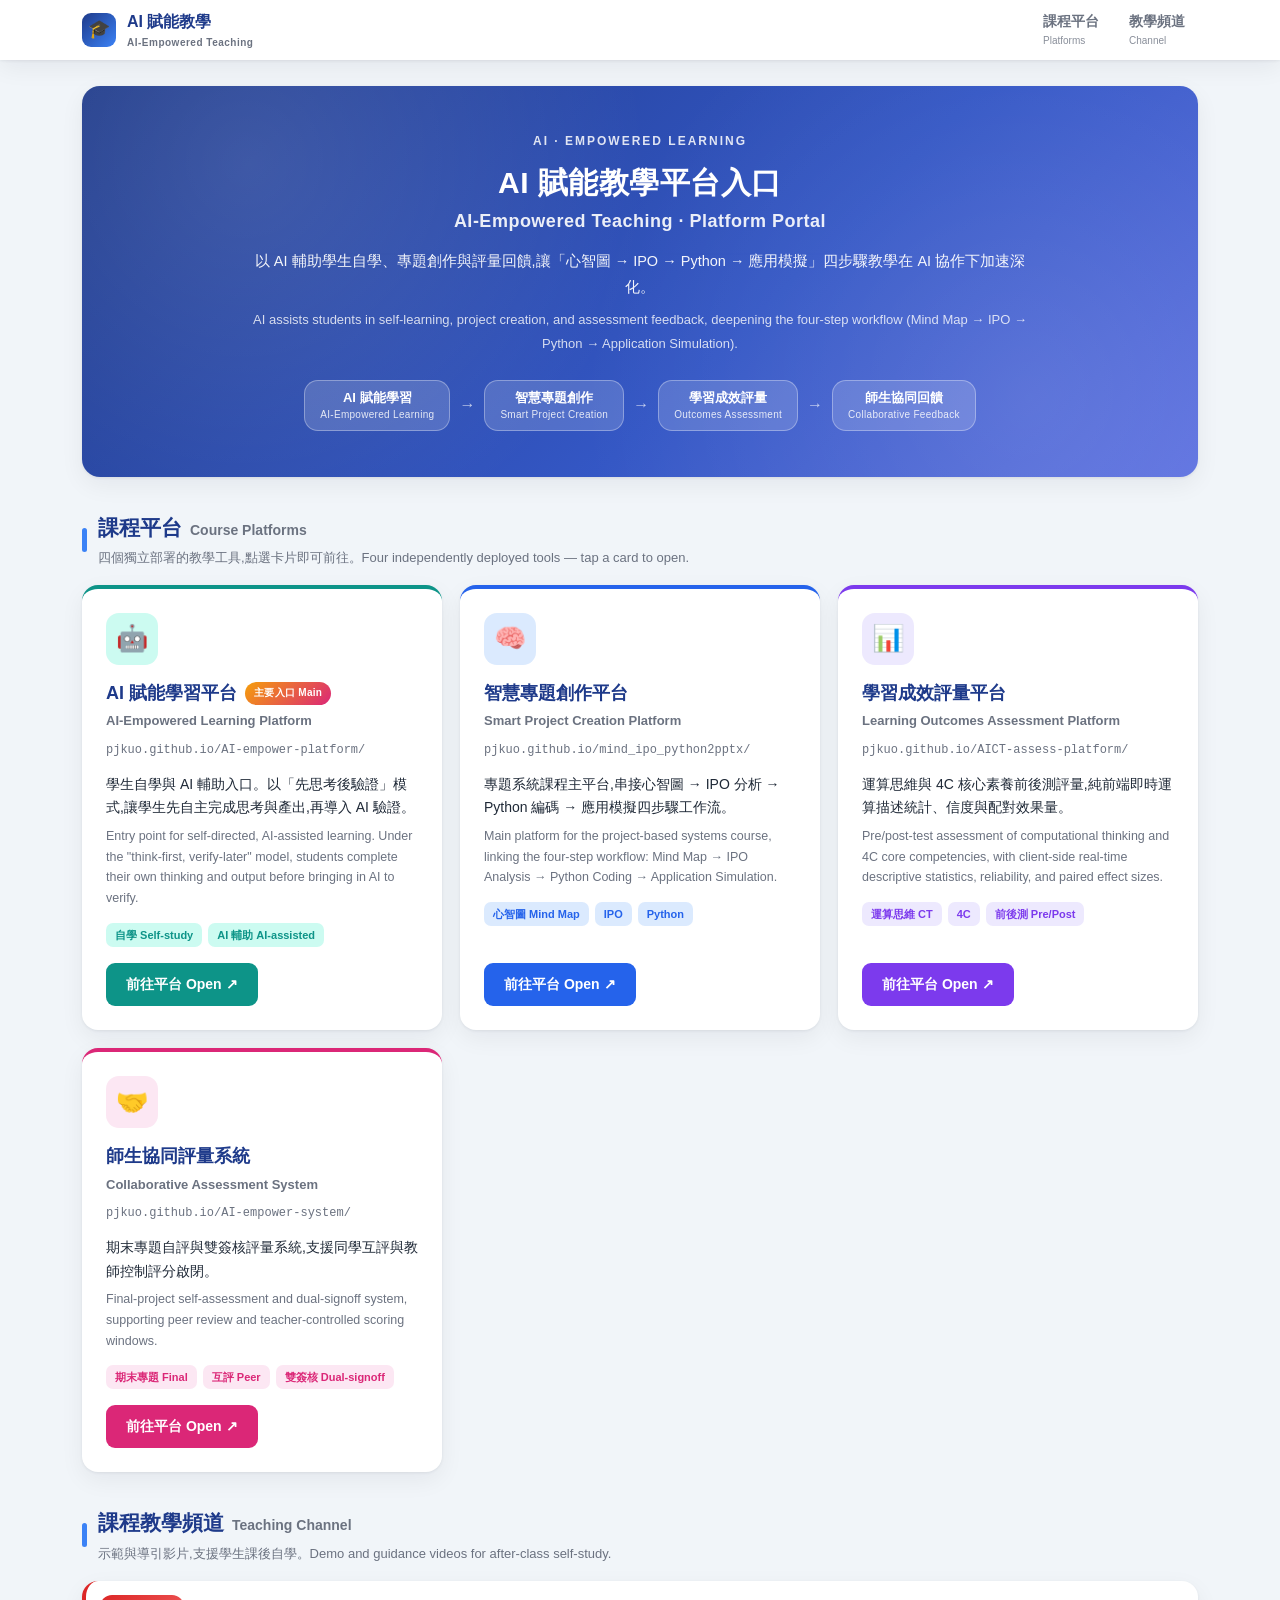
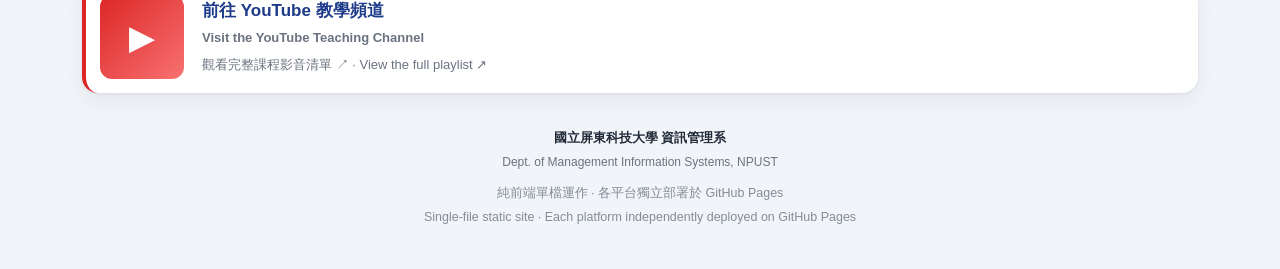
<file: index-入口首頁.html>
<!DOCTYPE html>
<html lang="zh-Hant">
<head>
<meta charset="UTF-8">
<meta name="viewport" content="width=device-width, initial-scale=1.0">
<title>AI 賦能教學 · 平台入口｜AI-Empowered Teaching Platforms</title>
<meta name="description" content="運算思維與 4C 核心素養教學平台入口。Entry portal for Computational Thinking and 4C core-competency teaching platforms.">
<style>
:root{
  --primary:#1E3A8A; --accent:#3B82F6;
  --c-mind:#2563EB; --bg-mind:#DBEAFE;
  --c-ipo:#7C3AED;  --bg-ipo:#EDE9FE;
  --c-py:#DB2777;   --bg-py:#FCE7F3;
  --c-eco:#0D9488;  --bg-eco:#CCFBF1;
  --ink:#1F2937; --mute:#6B7280; --line:#E5E7EB; --soft:#F8FAFC;
  --shadow:0 1px 3px rgba(16,24,40,.07),0 8px 24px rgba(16,24,40,.06);
  --shadow-lg:0 12px 36px rgba(16,24,40,.14);
}
*{box-sizing:border-box;margin:0;padding:0}
body{font-family:"Microsoft JhengHei","PingFang TC","Noto Sans TC","Segoe UI",sans-serif;
  color:var(--ink);background:#F1F5F9;line-height:1.65;-webkit-font-smoothing:antialiased}
a{text-decoration:none;color:inherit}
.en{font-family:"Segoe UI","Helvetica Neue",Arial,sans-serif}
.wrap{max-width:1160px;margin:0 auto;padding:0 22px}

/* top bar */
nav{background:#fff;box-shadow:var(--shadow);position:sticky;top:0;z-index:30}
nav .wrap{display:flex;align-items:center;justify-content:space-between;height:60px;gap:14px}
.brand{display:flex;align-items:center;gap:11px;font-weight:800;color:var(--primary);font-size:16px}
.brand .logo{width:34px;height:34px;border-radius:9px;background:linear-gradient(135deg,var(--primary),var(--accent));
  color:#fff;display:flex;align-items:center;justify-content:center;font-size:18px}
.brand small{display:block;font-size:10px;font-weight:600;color:var(--mute);letter-spacing:.5px}
.nav-links{display:flex;gap:4px;flex-wrap:wrap}
.nav-links a{padding:8px 13px;border-radius:8px;font-size:14px;font-weight:600;color:var(--mute);transition:.2s}
.nav-links a:hover{color:var(--primary);background:var(--soft)}
.nav-links a small{display:block;font-size:10px;font-weight:500;opacity:.8}
@media(max-width:560px){.nav-links{display:none}}

/* hero */
.hero{background:linear-gradient(135deg,var(--primary),#3457C5 60%,#5B6FE0);color:#fff;
  border-radius:18px;padding:46px 34px;text-align:center;box-shadow:var(--shadow);position:relative;overflow:hidden;margin:26px 0 22px}
.hero::before{content:"";position:absolute;inset:0;
  background:radial-gradient(circle at 15% 20%,rgba(255,255,255,.12),transparent 40%),
            radial-gradient(circle at 85% 80%,rgba(255,255,255,.1),transparent 45%)}
.hero>*{position:relative}
.hero-tag{font-size:12px;letter-spacing:2px;opacity:.85;font-weight:700;margin-bottom:11px}
.hero h1{font-size:30px;letter-spacing:.5px;margin-bottom:5px;line-height:1.35}
.hero h1 .en{font-size:18px;font-weight:600;opacity:.9;display:block;margin-top:6px;letter-spacing:.5px}
.hero-sub{font-size:14.5px;opacity:.94;max-width:780px;margin:14px auto 0;line-height:1.85}
.hero-sub .en{font-size:13px;opacity:.85;display:block;margin-top:7px}
.hero-flow{display:inline-flex;gap:9px;margin-top:24px;flex-wrap:wrap;justify-content:center;align-items:center}
.hero-flow .eco{background:rgba(255,255,255,.16);border:1px solid rgba(255,255,255,.32);
  padding:8px 15px;border-radius:14px;font-size:13px;font-weight:700;text-align:center;line-height:1.4}
.hero-flow .eco small{display:block;font-size:10px;font-weight:500;opacity:.85;letter-spacing:.3px}
.hero-flow .arr{opacity:.7;font-weight:800}
@media(max-width:680px){.hero-flow .arr{display:none}}

/* section heading */
.sec-head{display:flex;align-items:center;gap:11px;margin:34px 0 16px}
.sec-head .bar{width:5px;height:24px;background:var(--accent);border-radius:3px}
.sec-head h2{font-size:21px;color:var(--primary)}
.sec-head h2 .en{font-size:14px;font-weight:600;color:var(--mute);margin-left:8px}
.sec-head p{font-size:13px;color:var(--mute);margin-top:2px}

/* platform cards */
.grid{display:grid;grid-template-columns:repeat(auto-fit,minmax(280px,1fr));gap:18px}
.pcard{background:#fff;border-radius:16px;box-shadow:var(--shadow);padding:24px;position:relative;
  display:flex;flex-direction:column;border-top:4px solid var(--accent);transition:transform .2s,box-shadow .2s}
.pcard:hover{transform:translateY(-5px);box-shadow:var(--shadow-lg)}
.pcard .ic{width:52px;height:52px;border-radius:13px;display:flex;align-items:center;justify-content:center;
  font-size:26px;margin-bottom:14px}
.pcard h3{font-size:18px;color:var(--primary);display:flex;align-items:center;gap:8px;flex-wrap:wrap}
.pcard .en-name{font-size:13px;font-weight:600;color:var(--mute);margin:2px 0 9px}
.pcard .url{font-size:12px;color:var(--mute);font-family:"Consolas",monospace;margin-bottom:12px;word-break:break-all}
.pcard .desc{font-size:14px;color:var(--ink);line-height:1.7}
.pcard .desc .en{font-size:12.5px;color:var(--mute);display:block;margin-top:6px;line-height:1.65}
.pcard .tags{display:flex;gap:6px;flex-wrap:wrap;margin:14px 0 16px;flex:1;align-content:flex-start}
.pcard .tag{font-size:11px;font-weight:700;padding:3px 9px;border-radius:7px;height:fit-content}
.pcard .go{align-self:flex-start;display:inline-flex;align-items:center;gap:6px;
  color:#fff;font-weight:700;font-size:14px;padding:10px 20px;border-radius:9px;transition:.2s}
.hot-tag{font-size:10px;font-weight:800;background:linear-gradient(135deg,#F59E0B,#DB2777);
  color:#fff;padding:3px 9px;border-radius:20px;letter-spacing:.3px}

/* youtube card */
.yt{background:#fff;border-radius:16px;box-shadow:var(--shadow);padding:0;display:flex;align-items:center;gap:18px;
  border-left:4px solid #DC2626;transition:transform .2s,box-shadow .2s;overflow:hidden}
.yt:hover{transform:translateY(-3px);box-shadow:var(--shadow-lg)}
.yt .pl{flex:0 0 84px;height:84px;margin:14px 0 14px 14px;border-radius:12px;
  background:linear-gradient(135deg,#DC2626,#F87171);color:#fff;display:flex;align-items:center;justify-content:center;font-size:34px}
.yt .tx{padding:16px 16px 16px 0}
.yt .tx b{font-size:17px;color:var(--primary);display:block;margin-bottom:2px}
.yt .tx .en{font-size:13px;color:var(--mute);font-weight:600;display:block;margin-bottom:3px}
.yt .tx span{font-size:13px;color:var(--mute)}

footer{text-align:center;color:var(--mute);font-size:12.5px;padding:34px 22px 40px;line-height:1.9}
footer .affil{color:var(--ink);font-weight:700}
footer .affil .en{display:block;font-weight:500;color:var(--mute);font-size:12px}
</style>
</head>
<body>

<!-- ====== 可編輯區:平台清單與資訊 / Editable config ====== -->
<script>
const PROFILE={
  affil_zh:'國立屏東科技大學 資訊管理系',
  affil_en:'Dept. of Management Information Systems, NPUST',
  flow:[
    {zh:'AI 賦能學習', en:'AI-Empowered Learning'},
    {zh:'智慧專題創作', en:'Smart Project Creation'},
    {zh:'學習成效評量', en:'Outcomes Assessment'},
    {zh:'師生協同回饋', en:'Collaborative Feedback'}
  ]
};
const PLATFORMS=[
  { zh:'AI 賦能學習平台', en:'AI-Empowered Learning Platform', icon:'🤖',
    accent:'var(--c-eco)', bg:'var(--bg-eco)',
    url:'https://pjkuo.github.io/AI-empower-platform/',
    desc_zh:'學生自學與 AI 輔助入口。以「先思考後驗證」模式,讓學生先自主完成思考與產出,再導入 AI 驗證。',
    desc_en:'Entry point for self-directed, AI-assisted learning. Under the "think-first, verify-later" model, students complete their own thinking and output before bringing in AI to verify.',
    tags:['自學 Self-study','AI 輔助 AI-assisted'], hot:true },
  { zh:'智慧專題創作平台', en:'Smart Project Creation Platform', icon:'🧠',
    accent:'var(--c-mind)', bg:'var(--bg-mind)',
    url:'https://pjkuo.github.io/mind_ipo_python2pptx/',
    desc_zh:'專題系統課程主平台,串接心智圖 → IPO 分析 → Python 編碼 → 應用模擬四步驟工作流。',
    desc_en:'Main platform for the project-based systems course, linking the four-step workflow: Mind Map → IPO Analysis → Python Coding → Application Simulation.',
    tags:['心智圖 Mind Map','IPO','Python'] },
  { zh:'學習成效評量平台', en:'Learning Outcomes Assessment Platform', icon:'📊',
    accent:'var(--c-ipo)', bg:'var(--bg-ipo)',
    url:'https://pjkuo.github.io/AICT-assess-platform/',
    desc_zh:'運算思維與 4C 核心素養前後測評量,純前端即時運算描述統計、信度與配對效果量。',
    desc_en:'Pre/post-test assessment of computational thinking and 4C core competencies, with client-side real-time descriptive statistics, reliability, and paired effect sizes.',
    tags:['運算思維 CT','4C','前後測 Pre/Post'] },
  { zh:'師生協同評量系統', en:'Collaborative Assessment System', icon:'🤝',
    accent:'var(--c-py)', bg:'var(--bg-py)',
    url:'https://pjkuo.github.io/AI-empower-system/',
    desc_zh:'期末專題自評與雙簽核評量系統,支援同學互評與教師控制評分啟閉。',
    desc_en:'Final-project self-assessment and dual-signoff system, supporting peer review and teacher-controlled scoring windows.',
    tags:['期末專題 Final','互評 Peer','雙簽核 Dual-signoff'] }
];
const CHANNEL_URL='https://www.youtube.com/channel/UCxSRyHQ7kWgGBGqEUjK8dcQ';
</script>

<nav><div class="wrap">
  <a class="brand" href="#top"><span class="logo">🎓</span>
    <span>AI 賦能教學<small class="en">AI-Empowered Teaching</small></span></a>
  <div class="nav-links">
    <a href="#platforms">課程平台<small class="en">Platforms</small></a>
    <a href="#channel">教學頻道<small class="en">Channel</small></a>
  </div>
</div></nav>

<main class="wrap" id="top">

  <section class="hero">
    <div class="hero-tag">AI · EMPOWERED LEARNING</div>
    <h1>AI 賦能教學平台入口<span class="en">AI-Empowered Teaching · Platform Portal</span></h1>
    <p class="hero-sub">以 AI 輔助學生自學、專題創作與評量回饋,讓「心智圖 → IPO → Python → 應用模擬」四步驟教學在 AI 協作下加速深化。
      <span class="en">AI assists students in self-learning, project creation, and assessment feedback, deepening the four-step workflow (Mind Map → IPO → Python → Application Simulation).</span></p>
    <div class="hero-flow" id="heroFlow"></div>
  </section>

  <section id="platforms">
    <div class="sec-head">
      <span class="bar"></span>
      <div><h2>課程平台<span class="en">Course Platforms</span></h2>
        <p>四個獨立部署的教學工具,點選卡片即可前往。Four independently deployed tools — tap a card to open.</p></div>
    </div>
    <div class="grid" id="grid"></div>
  </section>

  <section id="channel">
    <div class="sec-head">
      <span class="bar"></span>
      <div><h2>課程教學頻道<span class="en">Teaching Channel</span></h2>
        <p>示範與導引影片,支援學生課後自學。Demo and guidance videos for after-class self-study.</p></div>
    </div>
    <a class="yt" id="ytCard" href="#" target="_blank" rel="noopener">
      <div class="pl">▶</div>
      <div class="tx"><b>前往 YouTube 教學頻道</b><span class="en">Visit the YouTube Teaching Channel</span>
        <span>觀看完整課程影音清單 ↗ · View the full playlist ↗</span></div>
    </a>
  </section>

</main>

<footer>
  <div class="affil" id="ftAffil"></div>
  <div style="margin-top:8px;opacity:.8">純前端單檔運作 · 各平台獨立部署於 GitHub Pages<br>
    <span class="en">Single-file static site · Each platform independently deployed on GitHub Pages</span></div>
</footer>

<script>
/* 流程 / flow */
document.getElementById('heroFlow').innerHTML=
  PROFILE.flow.map((f,i)=>`<span class="eco">${f.zh}<small class="en">${f.en}</small></span>${i<PROFILE.flow.length-1?'<span class="arr">→</span>':''}`).join('');

/* 平台卡片 / platform cards */
document.getElementById('grid').innerHTML=PLATFORMS.map(p=>`
  <div class="pcard" style="border-top-color:${p.accent}">
    <div class="ic" style="background:${p.bg};color:${p.accent}">${p.icon}</div>
    <h3>${p.zh}${p.hot?'<span class="hot-tag">主要入口 Main</span>':''}</h3>
    <div class="en-name">${p.en}</div>
    <div class="url">${p.url.replace('https://','')}</div>
    <div class="desc">${p.desc_zh}<span class="en">${p.desc_en}</span></div>
    <div class="tags">${p.tags.map(t=>`<span class="tag" style="background:${p.bg};color:${p.accent}">${t}</span>`).join('')}</div>
    <a class="go" href="${p.url}" target="_blank" rel="noopener" style="background:${p.accent}">前往平台 Open ↗</a>
  </div>`).join('');

/* YouTube */
const yt=document.getElementById('ytCard');
if(CHANNEL_URL){ yt.href=CHANNEL_URL; } else { yt.style.display='none'; }

/* footer */
document.getElementById('ftAffil').innerHTML=`${PROFILE.affil_zh}<span class="en">${PROFILE.affil_en}</span>`;
</script>
</body>
</html>
</file>
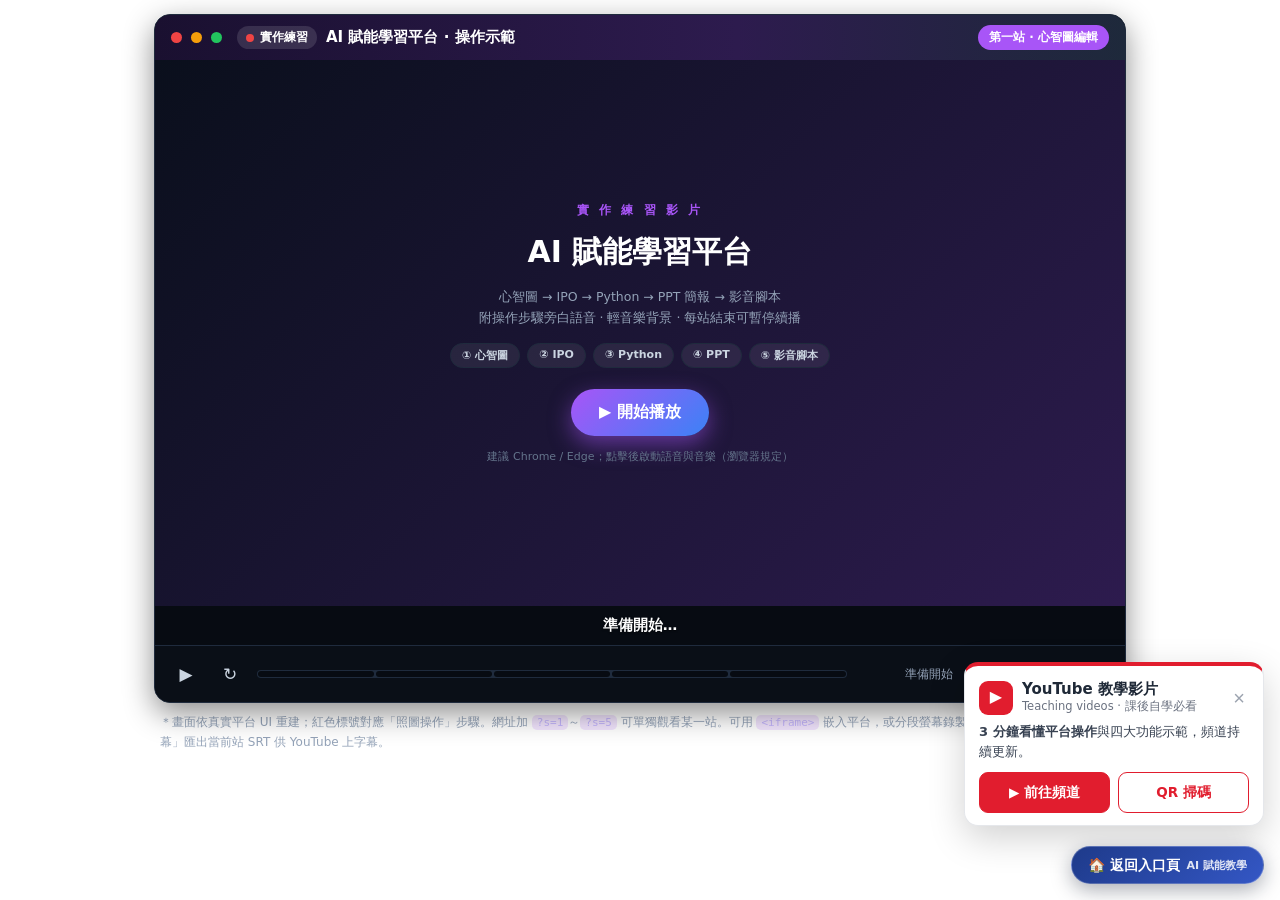
<file: practice-videos.html>
<!DOCTYPE html>
<html lang="zh-Hant">
<head>
<meta charset="UTF-8">
<meta name="viewport" content="width=device-width, initial-scale=1.0">
<title>AI 賦能學習平台 — 實作練習影片</title>
<!-- SEO meta：2026-09-11 自動補齊（description／OG／canonical／favicon） -->
<meta name="description" content="AI 賦能學習平台實作練習影片清單：依課程單元整理的操作示範與練習影片，搭配計算機概論互動平台使用。">
<link rel="canonical" href="https://pjkuo.github.io/practice-videos.html">
<meta property="og:type" content="website">
<meta property="og:site_name" content="AI 賦能教學平台">
<meta property="og:title" content="AI 賦能學習平台 — 實作練習影片">
<meta property="og:description" content="AI 賦能學習平台實作練習影片清單：依課程單元整理的操作示範與練習影片，搭配計算機概論互動平台使用。">
<meta property="og:image" content="https://pjkuo.github.io/og-cover.png">
<meta property="og:image:width" content="1200">
<meta property="og:image:height" content="630">
<meta property="og:url" content="https://pjkuo.github.io/practice-videos.html">
<meta name="twitter:card" content="summary_large_image">
<link rel="icon" type="image/svg+xml" href="https://pjkuo.github.io/favicon.svg">

<style>
  :root{
    --bg:#0f1722; --bg2:#1e293b; --bg3:#2d1b4e; --panel:#131c2b; --line:#1f2b3d;
    --text:#e2e8f0; --muted:#94a3b8; --dim:#64748b;
    --accent:#a855f7; --accent2:#3b82f6; --accent3:#ec4899;
    --ok:#22c55e; --warn:#f59e0b; --err:#ef4444; --teal:#2dd4bf; --gold:#f59e0b;
    --shadow:0 10px 30px rgba(0,0,0,.45);
    --font:"Microsoft JhengHei","PingFang TC","Noto Sans TC","Segoe UI",system-ui,sans-serif;
    --mono:"Cascadia Code",Consolas,"JetBrains Mono",monospace;
  }
  *{box-sizing:border-box}
  html,body{margin:0;background:transparent;font-family:var(--font);color:var(--text)}
  .wrap{max-width:1000px;margin:0 auto;padding:14px}
  .player{position:relative;border-radius:16px;overflow:hidden;background:#070b12;box-shadow:var(--shadow);border:1px solid var(--line)}

  .topbar{display:flex;align-items:center;gap:9px;padding:10px 16px;background:linear-gradient(90deg,#1a1030,#2d1b4e 60%,#1e293b);color:#fff}
  .dot{width:11px;height:11px;border-radius:50%}
  .rec{display:flex;align-items:center;gap:6px;font-size:12px;font-weight:700;background:rgba(255,255,255,.12);padding:3px 9px;border-radius:20px;margin-left:6px}
  .rec .blink{width:8px;height:8px;border-radius:50%;background:var(--err);animation:blink 1.1s infinite}
  @keyframes blink{50%{opacity:.25}}
  .ttl{font-weight:700;font-size:15px}
  .stationtag{margin-left:auto;font-size:12px;background:var(--accent);padding:4px 11px;border-radius:20px;font-weight:700;transition:.3s}

  .stage{position:relative;aspect-ratio:16/9;background:var(--bg);overflow:hidden;min-height:340px}
  .app{position:absolute;inset:0;display:grid;grid-template-columns:31% 1fr}
  .side{background:var(--panel);border-right:1px solid var(--line);padding:12px 11px;overflow:hidden}
  .steps{list-style:none;margin:0;padding:0}
  .steps li{display:flex;align-items:flex-start;gap:8px;padding:7px 8px;border-radius:9px;margin-bottom:3px;transition:.3s}
  .steps li .ic{width:24px;height:24px;border-radius:7px;display:grid;place-items:center;background:#0a1220;font-size:13px;flex:0 0 24px;transition:.3s;color:var(--muted)}
  .steps li .nm{font-size:12.5px;color:var(--muted);font-weight:700;line-height:1.25}
  .steps li .nm small{display:block;font-size:9.5px;font-weight:500;color:var(--dim);margin-top:1px}
  .steps li.active{background:rgba(168,85,247,.13)}
  .steps li.active .ic{background:var(--accent);color:#fff}
  .steps li.active .nm{color:#fff}
  .steps li.done .ic{background:var(--ok);color:#fff}
  .steps li .chk{margin-left:auto;color:var(--ok);font-weight:800;opacity:0;font-size:13px;transition:.3s}
  .steps li.done .chk{opacity:1}
  .sidehint{margin-top:12px;font-size:10.5px;color:var(--muted);line-height:1.6;background:#0a1220;border:1px solid var(--line);border-radius:9px;padding:9px}
  .sidehint b{color:var(--accent3)}

  .work{position:relative;padding:13px 15px;overflow:hidden}
  .scene{display:none}.scene.active{display:block}
  .wtop{display:flex;align-items:center;gap:10px;margin-bottom:10px}
  .wtitle{font-weight:800;font-size:15px;color:#fff}
  .watch{margin-left:auto;display:inline-flex;align-items:center;gap:6px;font-size:11px;font-weight:700;color:var(--accent2);border:1px solid rgba(59,130,246,.5);background:rgba(59,130,246,.12);border-radius:20px;padding:4px 10px}
  .flabel{font-size:11px;font-weight:700;color:var(--muted);margin-bottom:4px;display:block}
  .inp{border:1.5px solid var(--line);border-radius:9px;padding:8px 11px;font-size:13px;background:#0a1220;min-height:20px;color:var(--text)}
  .inp.cursor::after{content:"▏";color:var(--accent);animation:cb .8s steps(1) infinite}
  @keyframes cb{50%{opacity:0}}
  .btnrow{display:flex;flex-wrap:wrap;gap:7px;margin-top:10px}
  .b{font-family:inherit;font-size:11.5px;font-weight:700;border-radius:9px;padding:7px 11px;border:1px solid var(--line);background:#0f1a2a;color:#cbd5e1;transition:transform .15s,box-shadow .2s}
  .b.primary{background:linear-gradient(135deg,var(--accent),var(--accent2));color:#fff;border-color:transparent}
  .b.ai{background:rgba(45,212,191,.12);color:var(--teal);border-color:rgba(45,212,191,.4)}
  .b.press{transform:scale(.94);box-shadow:0 0 0 4px rgba(168,85,247,.3)}
  .sel{display:inline-flex;align-items:center;gap:6px;border:1.5px solid var(--line);border-radius:9px;padding:7px 11px;font-size:12px;font-weight:600;background:#0a1220;color:#cbd5e1}
  .sel b{color:var(--accent)}

  .prob{text-align:center;font-weight:800;color:#fff;background:linear-gradient(135deg,var(--bg3),#3b2766);border:1px solid rgba(168,85,247,.4);border-radius:12px;padding:11px;font-size:14px;min-height:20px}
  .branches{display:grid;grid-template-columns:repeat(3,1fr);gap:9px;margin-top:11px}
  .br{border:1.5px solid var(--line);border-radius:11px;overflow:hidden;background:var(--panel);min-height:116px;display:flex;flex-direction:column}
  .br h4{margin:0;padding:7px 9px;font-size:11.5px;font-weight:800;color:#fff}
  .br.in h4{background:var(--accent2)}.br.pr h4{background:#0d9488}.br.ou h4{background:var(--accent3)}
  .br ul{list-style:none;margin:0;padding:7px 8px;display:flex;flex-direction:column;gap:5px;flex:1}
  li.item{font-size:11.5px;background:#0a1220;border:1px solid var(--line);border-radius:7px;padding:5px 7px;opacity:0;transform:translateY(6px);transition:.35s;color:#cbd5e1}
  li.item.show{opacity:1;transform:none}
  .tree{position:absolute;inset:0;background:rgba(15,23,34,.97);display:grid;place-items:center;opacity:0;pointer-events:none;transition:.4s;z-index:5}
  .tree.show{opacity:1}
  .tree svg{width:88%;height:80%}
  .tree path,.tree line{stroke:var(--accent);stroke-width:2;fill:none;stroke-dasharray:200;stroke-dashoffset:200;animation:draw .9s forwards}
  @keyframes draw{to{stroke-dashoffset:0}}

  table.ipo{width:100%;border-collapse:collapse;font-size:12px;border:1px solid var(--line);border-radius:10px;overflow:hidden}
  table.ipo th{background:#0d9488;color:#fff;padding:8px;font-weight:800;text-align:left;font-size:11.5px}
  table.ipo td{border-top:1px solid var(--line);padding:7px 9px;color:#cbd5e1;vertical-align:top;background:var(--panel)}
  table.ipo tr.row{opacity:0;transition:.4s}table.ipo tr.row.show{opacity:1}

  .codebox{margin-top:10px;background:#0a0f1c;border:1px solid var(--line);border-radius:11px;padding:12px 14px;font-family:var(--mono);font-size:11.5px;color:#e2e8f0;line-height:1.65;min-height:116px;white-space:pre-wrap;overflow:hidden}
  .codebox .kw{color:#c084fc}.codebox .fn{color:#60a5fa}.codebox .st{color:#86efac}.codebox .cm{color:#64748b}
  .tabs{display:flex;gap:6px;margin-top:10px;flex-wrap:wrap}
  .tab{font-size:11px;font-weight:700;padding:5px 10px;border-radius:8px 8px 0 0;background:#0f1a2a;color:var(--muted);border:1px solid var(--line);border-bottom:none}
  .tab.on{background:var(--accent);color:#fff;border-color:var(--accent)}

  .slides{display:grid;grid-template-columns:repeat(3,1fr);gap:8px;margin-top:10px}
  .slide{aspect-ratio:16/10;border:1.5px solid var(--line);border-radius:8px;background:var(--panel);padding:7px;font-size:9px;color:#cbd5e1;opacity:0;transform:scale(.92);transition:.35s;display:flex;flex-direction:column;gap:4px}
  .slide.show{opacity:1;transform:none}
  .slide .sh{height:5px;width:60%;background:var(--accent);border-radius:3px}
  .slide .sl{height:3px;width:90%;background:#23344a;border-radius:3px}
  .slide b{font-size:9px;color:#fff}

  .vtabs{display:flex;gap:6px;flex-wrap:wrap;margin-top:6px}
  .vtab{font-size:11px;font-weight:700;padding:6px 10px;border-radius:9px;background:rgba(236,72,153,.1);color:var(--accent3);border:1px solid rgba(236,72,153,.4);opacity:.5;transition:.3s}
  .vtab.on{opacity:1;background:var(--accent3);color:#fff;border-color:var(--accent3)}
  .vprev{margin-top:9px;border:1.5px solid var(--line);border-radius:10px;padding:10px 12px;font-size:11.5px;color:#cbd5e1;line-height:1.6;background:var(--panel);min-height:58px}
  .qr{margin-top:9px;display:grid;grid-template-columns:repeat(11,1fr);gap:2px;width:104px;opacity:0;transition:.4s}
  .qr.show{opacity:1}
  .qr i{aspect-ratio:1;background:#e2e8f0;border-radius:1px}
  .qr i.o{background:transparent}

  #spot{position:absolute;border:2.5px solid var(--err);border-radius:10px;opacity:0;transition:all .45s cubic-bezier(.4,0,.2,1);pointer-events:none;z-index:8}
  #spot.pulse{animation:pls 1.6s ease-in-out infinite}
  @keyframes pls{50%{box-shadow:0 0 0 5px rgba(239,68,68,.22)}}
  #badge{position:absolute;min-width:28px;height:28px;padding:0 5px;border-radius:50%;background:var(--err);color:#fff;font-size:16px;font-weight:800;display:grid;place-items:center;opacity:0;transition:all .45s cubic-bezier(.4,0,.2,1);z-index:9;box-shadow:0 4px 12px rgba(239,68,68,.55)}

  .toast{position:absolute;right:16px;top:44px;max-width:215px;background:#020617;border:1px solid var(--line);color:#fff;border-radius:10px;padding:9px 11px;font-size:11px;line-height:1.5;box-shadow:var(--shadow);opacity:0;transform:translateY(-6px);transition:.3s;z-index:6}
  .toast.show{opacity:1;transform:none}.toast b{color:var(--teal)}

  .card{position:absolute;inset:0;background:linear-gradient(135deg,#160f2e,#2d1b4e 55%,#1e293b);color:#fff;display:flex;flex-direction:column;justify-content:center;align-items:center;text-align:center;gap:10px;z-index:12;opacity:0;pointer-events:none;transition:.5s;padding:24px}
  .card.show{opacity:1}
  .card .eyebrow{font-size:13px;letter-spacing:3px;color:var(--accent);font-weight:700}
  .card h1{margin:0;font-size:clamp(22px,4vw,34px);line-height:1.25}
  .card p{margin:0;font-size:14px;opacity:.92;max-width:580px;line-height:1.6;color:#cbd5e1}

  .gate{position:absolute;inset:0;background:rgba(3,7,15,.86);backdrop-filter:blur(3px);z-index:15;display:flex;align-items:center;justify-content:center;opacity:0;pointer-events:none;transition:.4s;padding:20px}
  .gate.show{opacity:1;pointer-events:auto}
  .gatecard{background:var(--bg2);border:1px solid var(--line);border-radius:18px;padding:26px 30px;text-align:center;max-width:440px;box-shadow:var(--shadow)}
  .gicon{width:56px;height:56px;border-radius:50%;background:var(--ok);color:#fff;font-size:30px;display:grid;place-items:center;margin:0 auto 12px;font-weight:800}
  .geyebrow{font-size:12px;letter-spacing:2px;color:var(--ok);font-weight:800}
  .gatecard h3{margin:6px 0 4px;font-size:21px;color:#fff}
  .gatecard p{margin:0 0 16px;font-size:13px;color:var(--muted);line-height:1.6}
  .gbtn{background:linear-gradient(135deg,var(--accent),var(--accent2));color:#fff;border:none;font-family:inherit;font-size:16px;font-weight:800;padding:12px 26px;border-radius:28px;cursor:pointer;box-shadow:0 8px 20px rgba(168,85,247,.45);transition:transform .15s}
  .gbtn:hover{transform:translateY(-2px)}
  .gatecard small{display:block;margin-top:10px;font-size:11px;color:var(--dim)}

  .start{position:absolute;inset:0;background:linear-gradient(135deg,#0a0f1c,#2d1b4e);z-index:20;display:flex;flex-direction:column;justify-content:center;align-items:center;gap:13px;color:#fff;text-align:center;padding:24px}
  .start .eyebrow{font-size:12px;letter-spacing:3px;color:var(--accent);font-weight:700}
  .start h2{margin:0;font-size:clamp(20px,4vw,30px)}
  .start .meta{font-size:12.5px;color:var(--muted);line-height:1.7}
  .chips{display:flex;gap:7px;flex-wrap:wrap;justify-content:center;margin-top:2px}
  .chips span{font-size:11px;background:rgba(255,255,255,.07);border:1px solid var(--line);border-radius:20px;padding:4px 11px;font-weight:600;color:#cbd5e1;transition:.3s}
  .chips span.hl{background:var(--accent);color:#fff;border-color:var(--accent)}
  .playbtn{margin-top:8px;display:inline-flex;align-items:center;gap:10px;background:linear-gradient(135deg,var(--accent),var(--accent2));color:#fff;border:none;font-family:inherit;font-size:16px;font-weight:800;padding:13px 28px;border-radius:30px;cursor:pointer;box-shadow:0 8px 22px rgba(168,85,247,.5);transition:transform .15s}
  .playbtn:hover{transform:translateY(-2px)}
  .start small{font-size:11px;color:var(--dim)}

  .subzone{min-height:30px;background:#070b12;display:flex;align-items:center;justify-content:center;padding:9px 18px}
  .sub{color:#fff;font-size:14.5px;font-weight:600;text-align:center;line-height:1.5;text-shadow:0 1px 2px rgba(0,0,0,.6)}

  .ctrl{display:flex;align-items:center;gap:10px;padding:11px 14px;background:#0a0f17;border-top:1px solid var(--line);flex-wrap:wrap}
  .ctrl button{background:none;border:none;color:#cbd5e1;font-size:17px;cursor:pointer;font-family:inherit;display:grid;place-items:center;width:34px;height:34px;border-radius:8px;transition:.2s}
  .ctrl button:hover{background:#1f2b3d;color:#fff}
  .ctrl button.on{color:var(--accent)}
  .ctrl .srt{width:auto;padding:0 11px;font-size:12px;font-weight:700;gap:5px}
  .bar{flex:1;min-width:120px;height:8px;background:#1f2b3d;border-radius:6px;overflow:hidden;display:flex;gap:2px;padding:1px}
  .bar i{flex:1;background:#070b12;border-radius:4px;position:relative;overflow:hidden}
  .bar i .f{position:absolute;inset:0;width:0;background:linear-gradient(90deg,var(--accent),var(--accent2));transition:width .4s}
  .time{color:var(--muted);font-size:12px;font-variant-numeric:tabular-nums;min-width:96px;text-align:right}

  .cap{max-width:1000px;margin:10px auto 0;font-size:12px;color:#94a3b8;line-height:1.6;padding:0 6px}
  .cap code{background:rgba(168,85,247,.15);color:#c4b5fd;padding:1px 5px;border-radius:5px;font-size:11px}
  @media(max-width:580px){.stationtag{display:none}.b{font-size:10.5px;padding:6px 8px}.sub{font-size:12.5px}.time{min-width:70px;font-size:11px}.steps li .nm small{display:none}}
  /* embedded in iframe (no outer chrome) */
  html.embed,html.embed body{background:#070b12}
  html.embed .wrap{max-width:none;padding:0;margin:0}
  html.embed .player{border-radius:0;border:0;box-shadow:none}
  html.embed .cap{display:none}
</style>
</head>
<body>
<div class="wrap">
  <div class="player" id="player">
    <div class="topbar">
      <span class="dot" style="background:#ef4444"></span><span class="dot" style="background:#f59e0b"></span><span class="dot" style="background:#22c55e"></span>
      <span class="rec"><span class="blink"></span>實作練習</span>
      <span class="ttl">AI 賦能學習平台 · 操作示範</span>
      <span class="stationtag" id="tag">第一站 · 心智圖編輯</span>
    </div>

    <div class="stage" id="stage">
      <div class="app">
        <aside class="side">
          <ul class="steps">
            <li id="st0"><span class="ic">🧠</span><span class="nm">① 心智圖編輯<small>拆解問題 · 樹狀視覺化</small></span><span class="chk">✓</span></li>
            <li id="st1"><span class="ic">📊</span><span class="nm">② IPO 結構表<small>轉換為三模組表格</small></span><span class="chk">✓</span></li>
            <li id="st2"><span class="ic">🐍</span><span class="nm">③ Python 程式碼<small>框架生成 + AI 優化</small></span><span class="chk">✓</span></li>
            <li id="st3"><span class="ic">📑</span><span class="nm">④ PPT 簡報<small>彙整三步生成 PPTX</small></span><span class="chk">✓</span></li>
            <li id="st4"><span class="ic">🎬</span><span class="nm">⑤ 影音腳本<small>起承轉合 + 旁白 + 字幕</small></span><span class="chk">✓</span></li>
          </ul>
          <div class="sidehint"><b>先思考、後驗證</b><br>先自己想、自己做，再用 AI 檢查與精煉。人為主、AI 為輔。</div>
        </aside>

        <section class="work" id="work">
          <!-- Scene 1 -->
          <div class="scene" id="sc0">
            <div class="wtop"><span class="wtitle">第一站 · 心智圖編輯</span><span class="watch">📖 觀看此模組教學影片</span></div>
            <span class="flabel">要解決的問題</span>
            <div class="prob" id="s1prob">（先寫下你要解決的問題）</div>
            <div class="branches">
              <div class="br in"><h4>分支一 · 輸入</h4><ul id="s1in"></ul></div>
              <div class="br pr"><h4>分支二 · 處理</h4><ul id="s1pr"></ul></div>
              <div class="br ou"><h4>分支三 · 輸出</h4><ul id="s1ou"></ul></div>
            </div>
            <div class="btnrow">
              <button class="b" id="s1tree">🌳 樹狀視覺化</button>
              <button class="b" id="s1mer">🧠 Mermaid 心智圖</button>
              <button class="b primary" id="s1save">💾 儲存並進入下一步 →</button>
            </div>
            <div class="tree" id="s1treebox"><svg viewBox="0 0 600 280" id="s1svg"></svg></div>
          </div>

          <!-- Scene 2 -->
          <div class="scene" id="sc1">
            <div class="wtop"><span class="wtitle">第二站 · IPO 結構表</span><span class="watch">📖 觀看此模組教學影片</span></div>
            <table class="ipo"><thead><tr><th>INPUT 輸入</th><th>→ PROCESS 處理</th><th>→ OUTPUT 輸出</th></tr></thead><tbody id="s2body"></tbody></table>
            <div class="btnrow">
              <button class="b" id="s2add">＋ 新增 PROCESS</button>
              <button class="b ai" id="s2rev">🔍 AI 邏輯審查</button>
              <button class="b" id="s2md">📋 複製 Markdown</button>
              <button class="b" id="s2dl">⬇ .xlsx / .pdf / .docx</button>
              <button class="b primary" id="s2save">💾 儲存並進入下一步 →</button>
            </div>
            <div class="toast" id="s2toast"></div>
          </div>

          <!-- Scene 3 -->
          <div class="scene" id="sc2">
            <div class="wtop"><span class="wtitle">第三站 · Python 程式碼</span><span class="watch">📖 觀看此模組教學影片</span></div>
            <div class="btnrow" style="margin-top:0">
              <span class="sel" id="s3method">生成方式：<b>📐 離線模板</b></span>
              <span class="sel" id="s3lang">程式語言：<b>Python</b></span>
            </div>
            <div style="margin-top:9px"><span class="flabel">額外提示（選填）</span><div class="inp" id="s3hint"></div></div>
            <div class="tabs"><span class="tab on">完整程式碼</span><span class="tab">INPUT</span><span class="tab">PROCESS</span><span class="tab">OUTPUT</span></div>
            <div class="codebox" id="s3code"><span class="cm"># 按「🚀 生成程式碼」後，這裡會出現程式骨架…</span></div>
            <div class="btnrow">
              <button class="b primary" id="s3gen">🚀 生成程式碼</button>
              <button class="b ai" id="s3bug">🐛 AI 找 Bug</button>
              <button class="b" id="s3save">💾 儲存並進入下一步 →</button>
            </div>
          </div>

          <!-- Scene 4 -->
          <div class="scene" id="sc3">
            <div class="wtop"><span class="wtitle">第四站 · PPT 簡報</span><span class="watch">📖 觀看此模組教學影片</span></div>
            <div class="btnrow" style="margin-top:0">
              <span class="sel">佈景：<b>學術藍</b></span><span class="sel">語言：<b>繁中</b></span><span class="sel">作者：<b>NPUST</b></span>
            </div>
            <div class="slides" id="s4slides"></div>
            <div class="btnrow">
              <button class="b" id="s4ref">🔄 重新整理大綱</button>
              <button class="b primary" id="s4gen">📊 生成並下載 PPTX</button>
              <button class="b ai" id="s4score">⭐ AI 簡報評分</button>
              <button class="b" id="s4tr">🌐 多語言翻譯</button>
              <button class="b" id="s4spec">📋 規格合規檢查</button>
            </div>
            <div class="toast" id="s4toast"></div>
          </div>

          <!-- Scene 5 -->
          <div class="scene" id="sc4">
            <div class="wtop"><span class="wtitle">第五站 · 影音腳本與旁白</span><span class="watch">📖 觀看此模組教學影片</span></div>
            <div class="btnrow" style="margin-top:0"><button class="b primary" id="s5gen">🎬 生成影音腳本（需 AI）</button></div>
            <div class="vtabs"><span class="vtab" id="v0">🎬 影片腳本</span><span class="vtab" id="v1">🎙 旁白逐字稿</span><span class="vtab" id="v2">🎥 AI 影片提示</span><span class="vtab" id="v3">📝 字幕檔</span></div>
            <div class="vprev" id="s5prev">尚未生成。按上方「生成影音腳本」開始。</div>
            <div class="btnrow">
              <button class="b" id="s5srt">⬇ 下載 .srt / .vtt</button>
              <button class="b ai" id="s5tts">🔊 TTS 朗讀旁白</button>
              <button class="b" id="s5qr">📱 生成 QR 碼</button>
            </div>
            <div class="qr" id="s5qrbox"></div>
          </div>
        </section>
      </div>

      <div id="spot"></div><div id="badge">❶</div>
      <div class="card" id="titlecard"><div class="eyebrow" id="tc-eye">第 一 站</div><h1 id="tc-title">心智圖編輯</h1><p id="tc-desc"></p></div>

      <div class="gate" id="gate">
        <div class="gatecard">
          <div class="gicon">✓</div>
          <div class="geyebrow" id="g-done">第一站完成</div>
          <h3 id="g-next">準備進入下一站</h3>
          <p id="g-desc"></p>
          <button class="gbtn" id="g-cont">▶ 繼續下一站</button>
          <small>站與站之間的暫停點；點擊繼續播放。（也方便在此分段螢幕錄製）</small>
        </div>
      </div>

      <div class="start" id="startov">
        <div class="eyebrow" id="ov-eye">實 作 練 習 影 片</div>
        <h2 id="ov-title">AI 賦能學習平台</h2>
        <div class="meta" id="ov-meta">心智圖 → IPO → Python → PPT 簡報 → 影音腳本<br>附操作步驟旁白語音 · 輕音樂背景 · 每站結束可暫停續播</div>
        <div class="chips" id="ov-chips"><span data-s="1">① 心智圖</span><span data-s="2">② IPO</span><span data-s="3">③ Python</span><span data-s="4">④ PPT</span><span data-s="5">⑤ 影音腳本</span></div>
        <button class="playbtn" id="bigplay">▶ 開始播放</button>
        <small>建議 Chrome / Edge；點擊後啟動語音與音樂（瀏覽器規定）</small>
      </div>
    </div>

    <div class="subzone"><div class="sub" id="sub">準備開始…</div></div>

    <div class="ctrl">
      <button id="c-play" title="播放/暫停">▶</button>
      <button id="c-replay" title="重播">↻</button>
      <div class="bar" id="bar"><i><span class="f"></span></i><i><span class="f"></span></i><i><span class="f"></span></i><i><span class="f"></span></i><i><span class="f"></span></i></div>
      <span class="time" id="time">準備開始</span>
      <button id="c-srt" class="srt" title="下載本站字幕（YouTube 用）">⬇ 字幕</button>
      <button id="c-narr" class="on" title="旁白">🔊</button>
      <button id="c-music" class="on" title="背景音樂">🎵</button>
    </div>
  </div>

  <p class="cap">＊畫面依真實平台 UI 重建；紅色標號對應「照圖操作」步驟。網址加 <code>?s=1</code>～<code>?s=5</code> 可單獨觀看某一站。可用 <code>&lt;iframe&gt;</code> 嵌入平台，或分段螢幕錄製後上傳 YouTube。「⬇ 字幕」匯出當前站 SRT 供 YouTube 上字幕。</p>
</div>

<script>
(function(){
  "use strict";
  const $=id=>document.getElementById(id);
  const reduceMotion=window.matchMedia&&window.matchMedia('(prefers-reduced-motion: reduce)').matches;
  const CN=['一','二','三','四','五'];

  // deep-link: ?s=1..5 → single-station mode; ?embed=1 → fill iframe (no outer chrome)
  let SINGLE=null;
  try{const p=new URLSearchParams(location.search);const sv=p.get('s');if(sv&&/^[1-5]$/.test(sv))SINGLE=parseInt(sv,10)-1;
    if(p.get('embed'))document.documentElement.classList.add('embed');}catch(e){}

  let curS=0,curStep=0,playing=false,paused=false,stopped=false,started=false;
  let narrationOn=true,musicOn=true,activeWait=null,gateResolve=null,gateCancel=null;

  function wait(ms){return new Promise(resolve=>{let rem=ms,t0=Date.now(),tm=null,done=false;
    const fin=()=>{if(done)return;done=true;activeWait=null;resolve('done');};
    activeWait={pause(){if(done)return;clearTimeout(tm);rem-=Date.now()-t0;},
      resume(){if(done)return;t0=Date.now();tm=setTimeout(fin,rem);},
      cancel(){if(done)return;done=true;clearTimeout(tm);resolve('cancel');}};
    tm=setTimeout(fin,ms);});}
  function bail(r){return r==='cancel'||stopped;}

  let voice=null;
  function pickVoice(){if(!('speechSynthesis'in window))return;const v=speechSynthesis.getVoices();
    voice=v.find(x=>/zh[-_]?TW/i.test(x.lang))||v.find(x=>/zh[-_]?(HK|Hant)/i.test(x.lang))||v.find(x=>/^zh/i.test(x.lang))||v.find(x=>/cmn/i.test(x.lang))||null;}
  if('speechSynthesis'in window){pickVoice();speechSynthesis.onvoiceschanged=pickVoice;}
  function speak(t){if(!narrationOn||!('speechSynthesis'in window)||!t)return;
    try{speechSynthesis.cancel();const u=new SpeechSynthesisUtterance(t);u.lang='zh-TW';u.rate=1.0;u.pitch=1.02;if(voice)u.voice=voice;speechSynthesis.speak(u);}catch(e){}}

  let actx=null,master=null,noteTimer=null;
  function initAudio(){if(actx)return;try{
    actx=new (window.AudioContext||window.webkitAudioContext)();
    master=actx.createGain();master.gain.value=0;master.connect(actx.destination);
    const lp=actx.createBiquadFilter();lp.type='lowpass';lp.frequency.value=640;lp.connect(master);
    const pg=actx.createGain();pg.gain.value=0.5;pg.connect(lp);
    [146.83,220.00].forEach((f,i)=>{const o=actx.createOscillator();o.type='sine';o.frequency.value=f;o.detune.value=i?6:-6;const g=actx.createGain();g.gain.value=0.5;o.connect(g);g.connect(pg);o.start();});
    breathe();
  }catch(e){actx=null;}}
  function breathe(){if(actx){const t=actx.currentTime;if(musicOn&&playing&&!paused){master.gain.cancelScheduledValues(t);master.gain.linearRampToValueAtTime(0.085,t+3.2);master.gain.linearRampToValueAtTime(0.055,t+6.4);}}setTimeout(breathe,6400);}
  const PENTA=[261.63,293.66,329.63,392.00,440.00,523.25];
  function scheduleNotes(){clearTimeout(noteTimer);const loop=()=>{if(actx&&musicOn&&playing&&!paused){const f=PENTA[Math.floor(Math.random()*PENTA.length)];const o=actx.createOscillator();o.type='triangle';o.frequency.value=f;const g=actx.createGain();const t=actx.currentTime;g.gain.setValueAtTime(0,t);g.gain.linearRampToValueAtTime(0.05,t+0.25);g.gain.exponentialRampToValueAtTime(0.0008,t+1.9);o.connect(g);g.connect(master);o.start(t);o.stop(t+2);}noteTimer=setTimeout(loop,2600+Math.random()*1600);};loop();}
  function musicGain(on){if(!actx)return;const t=actx.currentTime;master.gain.cancelScheduledValues(t);master.gain.linearRampToValueAtTime(on&&playing&&!paused?0.075:0.0001,t+0.5);}

  function showBadge(text,sel){const b=$('badge'),sp=$('spot'),stage=$('stage');
    if(!text||!sel){b.style.opacity=0;sp.style.opacity=0;sp.classList.remove('pulse');return;}
    const tgt=document.querySelector(sel);if(!tgt){b.style.opacity=0;sp.style.opacity=0;return;}
    const sr=stage.getBoundingClientRect(),tr=tgt.getBoundingClientRect();
    b.textContent=text;b.style.left=(tr.left-sr.left-15)+'px';b.style.top=(tr.top-sr.top-15)+'px';b.style.opacity=1;
    sp.style.left=(tr.left-sr.left-6)+'px';sp.style.top=(tr.top-sr.top-6)+'px';sp.style.width=(tr.width+12)+'px';sp.style.height=(tr.height+12)+'px';sp.style.opacity=1;
    if(!reduceMotion)sp.classList.add('pulse');}

  function typeInto(el,text,per){el.classList.add('cursor');
    if(reduceMotion){el.textContent=text;el.classList.remove('cursor');return;}
    let i=0;const tick=()=>{if(stopped){el.classList.remove('cursor');return;}if(paused){setTimeout(tick,120);return;}
      el.textContent=text.slice(0,++i);if(i>=text.length){setTimeout(()=>el.classList.remove('cursor'),500);return;}setTimeout(tick,per||52);};tick();}
  function revealList(ulId,items){const ul=$(ulId);items.forEach((t,k)=>setTimeout(()=>{if(stopped)return;const li=document.createElement('li');li.className='item';li.textContent='• '+t;ul.appendChild(li);requestAnimationFrame(()=>li.classList.add('show'));},reduceMotion?0:k*560));}
  function press(id){const b=$(id);if(!b)return;b.classList.add('press');setTimeout(()=>b.classList.remove('press'),520);}
  function toast(id,html){const t=$(id);t.innerHTML=html;t.classList.add('show');}
  function hideToasts(){['s2toast','s4toast'].forEach(i=>$(i)&&$(i).classList.remove('show'));}

  function drawMind(){const svg=$('s1svg');svg.innerHTML='';const NS='http://www.w3.org/2000/svg';
    const mk=(t,a,x)=>{const e=document.createElementNS(NS,t);for(const k in a)e.setAttribute(k,a[k]);if(x!=null)e.textContent=x;svg.appendChild(e);return e;};
    const root={x:300,y:36},brs=[{x:110,y:140,t:'輸入',c:'#3b82f6',l:S1.in},{x:300,y:140,t:'處理',c:'#0d9488',l:S1.pr},{x:490,y:140,t:'輸出',c:'#ec4899',l:S1.ou}];
    brs.forEach((b,bi)=>{const ln=mk('line',{x1:root.x,y1:root.y+8,x2:b.x,y2:b.y-8,stroke:b.c});ln.style.animationDelay=(bi*.12)+'s';
      b.l.forEach((lf,li)=>{const ly=b.y+38+li*32;const l2=mk('line',{x1:b.x,y1:b.y+8,x2:b.x,y2:ly-8,stroke:b.c});l2.style.animationDelay=(.4+li*.1)+'s';
        mk('rect',{x:b.x-50,y:ly-12,width:100,height:22,rx:7,fill:'#0a1220',stroke:b.c,'stroke-width':1.2,style:'stroke-dasharray:none;stroke-dashoffset:0;animation:none'});
        mk('text',{x:b.x,y:ly+3,'text-anchor':'middle',fill:'#cbd5e1',style:'stroke:none;animation:none;font-size:10.5px'},lf);});
      mk('rect',{x:b.x-44,y:b.y-14,width:88,height:27,rx:8,fill:b.c,style:'stroke:none;animation:none'});
      mk('text',{x:b.x,y:b.y+4,'text-anchor':'middle',fill:'#fff',style:'stroke:none;animation:none;font-size:12px;font-weight:700'},b.t);});
    mk('rect',{x:root.x-66,y:root.y-16,width:132,height:30,rx:9,fill:'#a855f7',style:'stroke:none;animation:none'});
    mk('text',{x:root.x,y:root.y+4,'text-anchor':'middle',fill:'#fff',style:'stroke:none;animation:none;font-size:11.5px;font-weight:700'},'智慧農業系統');
    $('s1treebox').classList.add('show');}

  function addIpoRows(){const tb=$('s2body');const rows=[['土壤溼度資料','資料清洗','清洗後資料集'],['氣溫紀錄','配對 t 檢定','顯著性 p 值'],['作業工時','模擬驗證','效率指標／圖表']];
    rows.forEach((r,k)=>setTimeout(()=>{if(stopped)return;const tr=document.createElement('tr');tr.className='row';tr.innerHTML=`<td>${r[0]}</td><td>→ ${r[1]}</td><td>→ ${r[2]}</td>`;tb.appendChild(tr);requestAnimationFrame(()=>tr.classList.add('show'));},reduceMotion?0:k*520));}

  function revealCode(){const c=$('s3code');const code=
`<span class="cm"># 智慧農業人機協作績效評估系統</span>
<span class="kw">import</span> pandas <span class="kw">as</span> pd
<span class="kw">from</span> scipy <span class="kw">import</span> stats

<span class="kw">def</span> <span class="fn">load_input</span>():           <span class="cm"># INPUT</span>
    <span class="kw">return</span> pd.read_csv(<span class="st">"data.csv"</span>)

<span class="kw">def</span> <span class="fn">process</span>(df):           <span class="cm"># PROCESS</span>
    df = df.dropna()
    t, p = stats.ttest_rel(df.pre, df.post)
    <span class="kw">return</span> t, p

<span class="kw">def</span> <span class="fn">output</span>(t, p):           <span class="cm"># OUTPUT</span>
    <span class="fn">print</span>(<span class="st">f"t={t:.2f}, p={p:.4f}"</span>)`;
    if(reduceMotion){c.innerHTML=code;return;}
    c.innerHTML='';let i=0;const plain=code;const tick=()=>{if(stopped)return;if(paused){setTimeout(tick,120);return;}i+=8;c.innerHTML=plain.slice(0,i);if(i<plain.length)setTimeout(tick,16);};tick();}

  function revealSlides(){const g=$('s4slides');g.innerHTML='';const names=['封面','目錄','心智圖','IPO 表','程式碼','結語'];
    names.forEach((n,k)=>{const d=document.createElement('div');d.className='slide';d.innerHTML=`<div class="sh"></div><div class="sl"></div><div class="sl" style="width:70%"></div><b>${n}</b>`;g.appendChild(d);setTimeout(()=>{if(stopped)return;d.classList.add('show');},reduceMotion?0:k*180);});}

  function drawQR(){const q=$('s5qrbox');q.innerHTML='';const seed=[0xB,0x5,0x9,0xE,0x3,0x7,0xA,0x6,0xC,0x2,0xF];
    for(let r=0;r<11;r++)for(let cc=0;cc<11;cc++){const on=((seed[r]>>(cc%4))^(seed[cc]>>(r%4))^(r*cc))&1;const i=document.createElement('i');if(!on)i.className='o';q.appendChild(i);}
    [...q.children].forEach((i,n)=>{const r=Math.floor(n/11),c=n%11;const fin=(r<3&&c<3)||(r<3&&c>7)||(r>7&&c<3);if(fin){i.className='';i.style.background='#a855f7';}});
    q.classList.add('show');}

  const S1={prob:'智慧農業人機協作績效評估',in:['土壤溼度','氣溫紀錄','作業工時'],pr:['資料清洗','配對 t 檢定','模擬驗證'],ou:['效率指標','統計報表','視覺化圖表']};

  const stations=[
  {scene:'sc0',tag:'第一站 · 心智圖編輯',eye:'第 一 站',title:'心智圖編輯 · 拆解問題',
   tdesc:'把一個複雜的問題，拆成輸入、處理、輸出三條分支，先想清楚全貌，再視覺化成樹狀心智圖。',
   short:'把問題拆成三條分支，視覺化成心智圖。',
   intro:'第一站，心智圖編輯。這一站的任務是拆解問題：把一個看起來複雜的專題，拆成輸入、處理、輸出三條分支，先把全貌想清楚。記住核心精神，先思考、後驗證。',
   id:8800,
   cues:[
    {b:'❶',s:'#s1prob',sub:'步驟❶ 寫下你要解決的問題。',n:'拆解的起點，先寫下你要解決的問題，例如：智慧農業人機協作績效評估。',d:7000,a:()=>typeInto($('s1prob'),S1.prob,60)},
    {b:'❷',s:'.br.in',sub:'步驟❷ 第一條分支「輸入」：需要哪些資料。',n:'第一條分支，輸入。想想這個問題需要哪些資料，例如土壤溼度、氣溫紀錄、作業工時。',d:7600,a:()=>revealList('s1in',S1.in)},
    {b:'❸',s:'.br.pr',sub:'步驟❸ 第二條分支「處理」：最核心，拆細一點。',n:'第二條分支，處理。要對資料做哪些處理，例如資料清洗、配對 t 檢定、模擬驗證。這條最核心，拆得越細越好。',d:8600,a:()=>revealList('s1pr',S1.pr)},
    {b:'❹',s:'.br.ou',sub:'步驟❹ 第三條分支「輸出」：要產出什麼。',n:'第三條分支，輸出。最後要產出什麼，例如效率指標、統計報表、視覺化圖表。',d:7400,a:()=>revealList('s1ou',S1.ou)},
    {b:'❺',s:'#s1tree',sub:'步驟❺ 樹狀視覺化，檢查結構平衡後儲存。',n:'三條分支都拆好後，按樹狀視覺化，把心智圖畫出來，檢查結構是否平衡；確認無誤就儲存，進入下一站。',d:8800,a:()=>{press('s1tree');setTimeout(drawMind,500);setTimeout(()=>press('s1save'),3200);}},
   ]},

  {scene:'sc1',tag:'第二站 · IPO 結構表',eye:'第 二 站',title:'IPO 結構表',
   tdesc:'把心智圖的分支，整理成嚴謹的「輸入—處理—輸出」三模組對應表，作為下一站寫程式的藍圖。',
   short:'把分支整理成嚴謹的輸入—處理—輸出對應表。',
   intro:'第二站，IPO 結構表。這一站把剛才心智圖的分支，整理成一張嚴謹的輸入、處理、輸出對應表，作為下一站寫程式的藍圖。',
   id:8000,
   cues:[
    {b:'❶',s:'#s2add',sub:'步驟❶ 自動帶入內容；需要更多列按＋新增。',n:'系統會自動帶入心智圖的內容。需要更多列時，按加號新增，逐列把每一筆輸入、經過什麼處理、變成什麼輸出，寫清楚。',d:8400,a:()=>{press('s2add');addIpoRows();}},
    {b:'❷',s:'#s2rev',sub:'步驟❷ 先自己想，再按 AI 邏輯審查。',n:'先自己把對應關係寫清楚，再按 AI 邏輯審查，請 AI 檢查流程是否完整、有沒有邏輯斷掉的地方。',d:8000,a:()=>{press('s2rev');setTimeout(()=>toast('s2toast','<b>🔍 AI 邏輯審查</b><br>流程完整。建議在「處理」補上異常值排除，使結論更嚴謹。'),600);}},
    {b:'❸',s:'#s2md',sub:'步驟❸ 複製 Markdown，貼進書面報告。',n:'需要時，可以按複製 Markdown，把表格直接貼進你的書面報告。',d:6200,a:()=>{hideToasts();press('s2md');}},
    {b:'❹',s:'#s2dl',sub:'步驟❹ 下載 Excel、PDF、Word 格式。',n:'也能下載 Excel、PDF、Word 等多種格式，方便放進書面報告或附件。',d:6600,a:()=>press('s2dl')},
    {b:'❺',s:'#s2save',sub:'步驟❺ 儲存並進入下一步，前往程式碼關卡。',n:'確認無誤，按儲存並進入下一步，前往程式碼關卡。',d:6000,a:()=>press('s2save')},
   ]},

  {scene:'sc2',tag:'第三站 · Python 程式碼',eye:'第 三 站',title:'Python 程式碼',
   tdesc:'依 IPO 表自動生成可執行的程式骨架，重點是讀懂、修改它，而不是拿現成答案。',
   short:'依 IPO 表自動生成程式骨架，再自己讀懂與修改。',
   intro:'第三站，Python 程式碼。這一站會依你的 IPO 表，自動生成一份可執行的程式骨架；重點不是拿到現成程式，而是讀懂並修改它。',
   id:8000,
   cues:[
    {b:'❶',s:'#s3method',sub:'步驟❶ 選生成方式：離線模板 或 AI 智慧生成。',n:'先選生成方式。沒有金鑰，選離線模板，即時又免金鑰；有金鑰，可選 AI 智慧生成，實作邏輯更具體。',d:8000,a:()=>press('s3method')},
    {b:'❷',s:'#s3lang',sub:'步驟❷ 選程式語言，建議 Python。',n:'再選程式語言，建議用 Python，平台也支援 JavaScript 與 Java。',d:6400,a:()=>press('s3lang')},
    {b:'❸',s:'#s3hint',sub:'步驟❸ 額外提示：給 AI 更具體的指示。',n:'在額外提示欄，給 AI 更具體的指示，例如：使用 pandas 與 matplotlib，圖表需支援繁體中文字型。',d:8400,a:()=>typeInto($('s3hint'),'使用 pandas 與 matplotlib，圖表支援繁體中文',30)},
    {b:'❹',s:'#s3gen',sub:'步驟❹ 生成程式碼，切換分頁、可 AI 找 Bug。',n:'按生成程式碼。完成後可切換分頁，檢視各模組；需要時用 AI 找 Bug，或看 OUTPUT 圖表預覽。',d:8200,a:()=>{press('s3gen');setTimeout(revealCode,500);}},
    {b:'❺',s:'#s3save',sub:'步驟❺ 自己讀懂、執行、修改後再儲存。',n:'記得，AI 生成的程式是起點，不是終點。自己逐段讀懂、實際執行、依需求修改後，再儲存進入下一站。',d:8400,a:()=>press('s3save')},
   ]},

  {scene:'sc3',tag:'第四站 · PPT 簡報',eye:'第 四 站',title:'PPT 簡報',
   tdesc:'把前三站成果一鍵彙整成完整專題簡報，並用 AI 評分、翻譯與規格檢查讓它更專業。',
   short:'把前三站成果一鍵彙整成完整專題簡報。',
   intro:'第四站，PPT 簡報。這一站把你的心智圖、IPO 與程式，一鍵彙整成一份完整的專題簡報，這就是你的專題成果。',
   id:7600,
   cues:[
    {b:'❶',s:'#s4ref',sub:'步驟❶ 重新整理大綱；設定主題、語言、作者。',n:'先按重新整理大綱，讓簡報依前三站的最新內容更新；上方可設定佈景主題、語言與作者單位。',d:7800,a:()=>press('s4ref')},
    {b:'❷',s:'#s4gen',sub:'步驟❷ 生成並下載 PPTX。',n:'按生成並下載 PPTX，取得封面、目錄、各模組說明與結語俱全的簡報檔。',d:7400,a:()=>{press('s4gen');setTimeout(revealSlides,500);}},
    {b:'❸',s:'#s4score',sub:'步驟❸ AI 簡報評分，取得改善建議。',n:'有金鑰時，可按 AI 簡報評分，取得簡報的具體改善建議。',d:6800,a:()=>{press('s4score');setTimeout(()=>toast('s4toast','<b>⭐ AI 簡報評分：88 分</b><br>結構清晰；建議結語補上量化成效數據。'),600);}},
    {b:'❹',s:'#s4tr',sub:'步驟❹ 多語言翻譯。',n:'也能用多語言翻譯，把簡報翻成英、日、韓、西、法、德等語言。',d:6400,a:()=>{hideToasts();press('s4tr');}},
    {b:'❺',s:'#s4spec',sub:'步驟❺ 規格合規檢查（MDPI／IEEE）。',n:'要投稿研討會或競賽時，用規格合規檢查，對照 MDPI、IEEE 等格式產出摘要，再進入下一站。',d:7600,a:()=>press('s4spec')},
   ]},

  {scene:'sc4',tag:'第五站 · 影音腳本',eye:'第 五 站',title:'影音腳本與旁白',
   tdesc:'把靜態簡報變成可錄製的影音成果：影片腳本、旁白逐字稿、字幕與 QR 碼。',
   short:'把簡報變成影片腳本、旁白與字幕。',
   intro:'第五站，影音腳本與旁白。最後一站，把靜態的簡報，變成可以錄製的影音成果，依起承轉合生成。',
   id:7400,
   cues:[
    {b:'❶',s:'#s5gen',sub:'步驟❶ 生成影音腳本（需 AI）。',n:'按生成影音腳本，系統會依你的簡報內容，用起承轉合，生成影片腳本。',d:6800,a:()=>{press('s5gen');setTimeout(()=>{$('v0').classList.add('on');$('s5prev').textContent='【影片腳本】開場：點出智慧農業面臨的人力與效率問題…（起承轉合四段）';},500);}},
    {b:'❷',s:'.vtabs',sub:'步驟❷ 切換四種產出分頁。',n:'生成後切換四個分頁：影片腳本、旁白逐字稿、AI 影片提示，以及字幕檔。',d:7000,a:()=>['v0','v1','v2','v3'].forEach((id,k)=>setTimeout(()=>{$(id).classList.add('on');if(k===1)$('s5prev').textContent='【旁白逐字稿】本研究評估在田間作業導入 AI 輔助後，人機協作的效率變化…';},k*420))},
    {b:'❸',s:'#s5srt',sub:'步驟❸ 下載 SRT／VTT 字幕，可上傳影片平台。',n:'下載字幕，SRT 或 VTT，可以直接匯入剪輯軟體，或上傳影片平台自動上字幕。',d:7000,a:()=>{press('s5srt');$('s5prev').textContent='【字幕檔】00:00:01,000 → 00:00:05,000  本研究評估人機協作的效率變化…';}},
    {b:'❹',s:'#s5tts',sub:'步驟❹ TTS 朗讀旁白，預覽節奏與斷句。',n:'按 TTS 朗讀旁白，用播放、暫停，預覽旁白的節奏與斷句。',d:6200,a:()=>press('s5tts')},
    {b:'❺',s:'#s5qr',sub:'步驟❺ 生成 QR 碼，分享專題連結。',n:'最後，按生成 QR 碼，把專題連結做成 QR，放在海報或簡報上分享。這樣，整個專題就完成了！',d:7600,a:()=>{press('s5qr');setTimeout(drawQR,500);}},
   ]},
  ];

  const finalOutroText='五站全部完成！從拆解問題的心智圖，到結構、程式、簡報，再到影音展示，這就是一份完整專題的誕生。下課前，別忘了匯出專案 JSON 備份。';

  function showScene(i){stations.forEach((s,k)=>$(s.scene).classList.toggle('active',k===i));}
  function setSidebar(active){for(let k=0;k<5;k++)$('st'+k).classList.toggle('active',k===active);}
  function markDone(i){const li=$('st'+i);li.classList.remove('active');li.classList.add('done');}
  function paint(){[...$('bar').children].forEach((seg,k)=>{const f=seg.querySelector('.f');f.style.width=k<curS?'100%':k===curS?(((curStep+1)/stations[curS].cues.length)*100)+'%':'0%';});
    $('time').textContent='第'+CN[curS]+'站 · 步驟 '+(curStep+1)+'/'+stations[curS].cues.length;$('tag').textContent=stations[curS].tag;}

  function showCard(s){$('tc-eye').textContent=s.eye;$('tc-title').textContent=s.title;$('tc-desc').textContent=s.tdesc;$('titlecard').classList.add('show');}
  function hideCard(){$('titlecard').classList.remove('show');}
  function showFinal(){$('tc-eye').textContent='專 題 完 成';$('tc-title').textContent='🎉 五站全部完成';$('tc-desc').textContent='記得匯出專案 JSON 備份，留一份可再編輯的成果。';$('titlecard').classList.add('show');}
  function showStationDone(i){$('tc-eye').textContent='本 站 完 成';$('tc-title').textContent='✓ 第'+CN[i]+'站完成';$('tc-desc').textContent='可按 ↻ 重播本站，或回首頁觀看其他站別。';$('titlecard').classList.add('show');}

  function gateWait(i){return new Promise(res=>{
    $('g-done').textContent='第'+CN[i]+'站完成';$('g-next').textContent='準備進入 '+stations[i+1].title;$('g-desc').textContent=stations[i+1].short;
    $('g-cont').textContent='▶ 繼續第'+CN[i+1]+'站 · '+stations[i+1].title;
    $('gate').classList.add('show');musicGain(false);
    gateResolve=()=>{$('gate').classList.remove('show');gateResolve=null;gateCancel=null;if(musicOn)musicGain(true);res('ok');};
    gateCancel=()=>{$('gate').classList.remove('show');gateResolve=null;gateCancel=null;res('cancel');};});}

  async function runStation(i){
    curS=i;curStep=0;setSidebar(i);showScene(i);paint();
    const S=stations[i];showCard(S);$('sub').textContent=S.short;speak(S.intro);
    let r=await wait(S.id);if(bail(r))return 'cancel';hideCard();
    for(let c=0;c<S.cues.length;c++){if(stopped)return 'cancel';curStep=c;paint();
      const q=S.cues[c];$('sub').textContent=q.sub;showBadge(q.b,q.s);if(q.a)q.a();speak(q.n);
      r=await wait(q.d);if(bail(r))return 'cancel';}
    markDone(i);showBadge(null,null);
    if(SINGLE!=null){showStationDone(i);$('sub').textContent='✓ 第'+CN[i]+'站完成。按 ↻ 重播。';speak('第'+CN[i]+'站，操作完成。');return 'ok';}
    if(i<stations.length-1){speak('第'+CN[i]+'站完成。');const g=await gateWait(i);if(g==='cancel'||stopped)return 'cancel';}
    else{showFinal();$('sub').textContent='🎉 全部完成！記得匯出 JSON 備份。';speak(finalOutroText);}
    return 'ok';}
  async function runAll(){if(SINGLE!=null){await runStation(SINGLE);finishAll();return;}
    for(let s=0;s<stations.length;s++){const r=await runStation(s);if(r==='cancel'||stopped)return;}finishAll();}
  function finishAll(){playing=false;$('c-play').textContent='▶';musicGain(false);showBadge(null,null);}

  function startShow(){if(started){if(paused)togglePlay();return;}
    started=true;stopped=false;paused=false;playing=true;$('startov').style.display='none';$('c-play').textContent='⏸';
    initAudio();if(actx&&actx.state==='suspended')actx.resume();if(musicOn&&actx){musicGain(true);scheduleNotes();}
    runAll();}
  function togglePlay(){if(!started){startShow();return;}if(!playing){replay();return;}
    paused=!paused;
    if(paused){$('c-play').textContent='▶';if(activeWait)activeWait.pause();if('speechSynthesis'in window)speechSynthesis.pause();musicGain(false);}
    else{$('c-play').textContent='⏸';if(activeWait)activeWait.resume();if('speechSynthesis'in window)speechSynthesis.resume();if(actx&&actx.state==='suspended')actx.resume();if(musicOn)musicGain(true);}}
  function resetAll(){
    $('s1prob').textContent='（先寫下你要解決的問題）';['s1in','s1pr','s1ou'].forEach(i=>$(i).innerHTML='');$('s1treebox').classList.remove('show');
    $('s2body').innerHTML='';$('s3hint').textContent='';$('s3hint').classList.remove('cursor');
    $('s3code').innerHTML='<span class="cm"># 按「🚀 生成程式碼」後，這裡會出現程式骨架…</span>';$('s4slides').innerHTML='';
    ['v0','v1','v2','v3'].forEach(i=>$(i).classList.remove('on'));$('s5prev').textContent='尚未生成。按上方「生成影音腳本」開始。';$('s5qrbox').innerHTML='';$('s5qrbox').classList.remove('show');
    hideToasts();for(let k=0;k<5;k++)$('st'+k).classList.remove('done','active');$('st'+(SINGLE!=null?SINGLE:0)).classList.add('active');hideCard();showBadge(null,null);}
  function replay(){stopped=true;if(activeWait)activeWait.cancel();if(gateCancel)gateCancel();if('speechSynthesis'in window)speechSynthesis.cancel();
    setTimeout(()=>{resetAll();stopped=false;paused=false;playing=true;started=true;curS=SINGLE!=null?SINGLE:0;$('c-play').textContent='⏸';
      if(actx&&actx.state==='suspended')actx.resume();if(musicOn&&actx)musicGain(true);runAll();},70);}

  function srtTime(ms){const h=Math.floor(ms/3600000),m=Math.floor(ms/60000)%60,s=Math.floor(ms/1000)%60,x=ms%1000;const p=(v,n)=>String(v).padStart(n,'0');return `${p(h,2)}:${p(m,2)}:${p(s,2)},${p(x,3)}`;}
  function exportSRT(){const S=stations[curS];let t=0,out='',n=1;const items=[{n:S.intro,d:S.id},...S.cues.map(c=>({n:c.n,d:c.d}))];
    items.forEach(it=>{const a=t,b=t+it.d-300;out+=`${n}\n${srtTime(a)} --> ${srtTime(b)}\n${it.n}\n\n`;t+=it.d;n++;});
    const blob=new Blob([out],{type:'text/plain;charset=utf-8'});const url=URL.createObjectURL(blob);const a=document.createElement('a');a.href=url;a.download=`第${CN[curS]}站_${S.title}_字幕.srt`;a.click();setTimeout(()=>URL.revokeObjectURL(url),1000);}

  // single-station UI prep
  function applySingle(){if(SINGLE==null)return;const S=stations[SINGLE];
    $('ov-eye').textContent='第 '+CN[SINGLE]+' 站 · 實 作 練 習';
    $('ov-title').textContent=S.title;
    $('ov-meta').innerHTML=S.tdesc+'<br>附操作步驟旁白語音 · 輕音樂背景';
    [...$('ov-chips').children].forEach(sp=>sp.classList.toggle('hl',parseInt(sp.dataset.s,10)===SINGLE+1));
    setSidebar(SINGLE);curS=SINGLE;showScene(SINGLE);}

  $('bigplay').onclick=startShow;
  $('c-play').onclick=togglePlay;
  $('c-replay').onclick=()=>{if(!started){startShow();return;}replay();};
  $('g-cont').onclick=()=>{if(gateResolve)gateResolve();};
  $('c-srt').onclick=()=>{if(!started){alert('請先開始播放，再下載當前站別的字幕。');return;}exportSRT();};
  $('c-narr').onclick=function(){narrationOn=!narrationOn;this.classList.toggle('on',narrationOn);this.textContent=narrationOn?'🔊':'🔇';if(!narrationOn&&'speechSynthesis'in window)speechSynthesis.cancel();};
  $('c-music').onclick=function(){musicOn=!musicOn;this.classList.toggle('on',musicOn);this.textContent=musicOn?'🎵':'🔈';musicGain(musicOn);if(musicOn&&actx)scheduleNotes();};
  window.addEventListener('resize',()=>{if(playing&&!paused)showBadge(stations[curS].cues[curStep]?.b,stations[curS].cues[curStep]?.s);});

  applySingle();
})();
</script>

<!-- 返回入口頁（AI 賦能教學平台入口） -->
<style id="ae-home-style">
#aeHome{position:fixed;right:16px;bottom:16px;z-index:2147483000;display:inline-flex;align-items:center;gap:7px;padding:11px 16px;border-radius:999px;
  font:800 14px/1 'Microsoft JhengHei','PingFang TC','Noto Sans TC',system-ui,sans-serif;color:#fff;text-decoration:none;
  background:linear-gradient(135deg,#1E3A8A,#3457C5);box-shadow:0 6px 20px rgba(15,23,42,.35);border:1px solid rgba(255,255,255,.25);transition:.18s}
#aeHome:hover{filter:brightness(1.1);transform:translateY(-1px)}
#aeHome small{font-size:11px;font-weight:600;opacity:.85}
@media(max-width:560px){#aeHome{right:12px;bottom:12px;padding:10px 13px}#aeHome small{display:none}}
@media print{#aeHome{display:none}}
</style>
<a id="aeHome" href="https://pjkuo.github.io/" title="回到 AI 賦能教學平台入口頁">🏠 返回入口頁 <small>AI 賦能教學</small></a>
<!-- yt-guide v1.0 -->
<script>
/* ===== yt-guide v1.0 — YouTube 教學影片指引（全站共用）=====
   浮動指引卡：前往頻道 / 本頁影片 / QR 掃碼（短網址 pjkuo.github.io/yt），可收合；?embed=1 時不顯示 */
(function(){
  "use strict";
  if(/[?&]embed=1/.test(location.search) || window.__ytGuideLoaded) return;
  window.__ytGuideLoaded = true;
  var CH = "https://www.youtube.com/@paulkuo4106", SHORT = "pjkuo.github.io/yt";
  var QR = "M2,2H3V3H2zM3,2H4V3H3zM4,2H5V3H4zM5,2H6V3H5zM6,2H7V3H6zM7,2H8V3H7zM8,2H9V3H8zM11,2H12V3H11zM13,2H14V3H13zM15,2H16V3H15zM17,2H18V3H17zM19,2H20V3H19zM20,2H21V3H20zM21,2H22V3H21zM22,2H23V3H22zM24,2H25V3H24zM25,2H26V3H25zM26,2H27V3H26zM27,2H28V3H27zM28,2H29V3H28zM29,2H30V3H29zM30,2H31V3H30zM2,3H3V4H2zM8,3H9V4H8zM12,3H13V4H12zM15,3H16V4H15zM16,3H17V4H16zM17,3H18V4H17zM22,3H23V4H22zM24,3H25V4H24zM30,3H31V4H30zM2,4H3V5H2zM4,4H5V5H4zM5,4H6V5H5zM6,4H7V5H6zM8,4H9V5H8zM10,4H11V5H10zM13,4H14V5H13zM14,4H15V5H14zM15,4H16V5H15zM18,4H19V5H18zM21,4H22V5H21zM22,4H23V5H22zM24,4H25V5H24zM26,4H27V5H26zM27,4H28V5H27zM28,4H29V5H28zM30,4H31V5H30zM2,5H3V6H2zM4,5H5V6H4zM5,5H6V6H5zM6,5H7V6H6zM8,5H9V6H8zM10,5H11V6H10zM11,5H12V6H11zM12,5H13V6H12zM16,5H17V6H16zM17,5H18V6H17zM18,5H19V6H18zM19,5H20V6H19zM20,5H21V6H20zM21,5H22V6H21zM24,5H25V6H24zM26,5H27V6H26zM27,5H28V6H27zM28,5H29V6H28zM30,5H31V6H30zM2,6H3V7H2zM4,6H5V7H4zM5,6H6V7H5zM6,6H7V7H6zM8,6H9V7H8zM10,6H11V7H10zM11,6H12V7H11zM12,6H13V7H12zM13,6H14V7H13zM14,6H15V7H14zM19,6H20V7H19zM20,6H21V7H20zM21,6H22V7H21zM22,6H23V7H22zM24,6H25V7H24zM26,6H27V7H26zM27,6H28V7H27zM28,6H29V7H28zM30,6H31V7H30zM2,7H3V8H2zM8,7H9V8H8zM10,7H11V8H10zM12,7H13V8H12zM13,7H14V8H13zM14,7H15V8H14zM17,7H18V8H17zM19,7H20V8H19zM22,7H23V8H22zM24,7H25V8H24zM30,7H31V8H30zM2,8H3V9H2zM3,8H4V9H3zM4,8H5V9H4zM5,8H6V9H5zM6,8H7V9H6zM7,8H8V9H7zM8,8H9V9H8zM10,8H11V9H10zM12,8H13V9H12zM14,8H15V9H14zM16,8H17V9H16zM18,8H19V9H18zM20,8H21V9H20zM22,8H23V9H22zM24,8H25V9H24zM25,8H26V9H25zM26,8H27V9H26zM27,8H28V9H27zM28,8H29V9H28zM29,8H30V9H29zM30,8H31V9H30zM10,9H11V10H10zM11,9H12V10H11zM16,9H17V10H16zM17,9H18V10H17zM21,9H22V10H21zM2,10H3V11H2zM4,10H5V11H4zM5,10H6V11H5zM6,10H7V11H6zM7,10H8V11H7zM8,10H9V11H8zM13,10H14V11H13zM14,10H15V11H14zM17,10H18V11H17zM18,10H19V11H18zM24,10H25V11H24zM25,10H26V11H25zM26,10H27V11H26zM27,10H28V11H27zM28,10H29V11H28zM3,11H4V12H3zM4,11H5V12H4zM5,11H6V12H5zM6,11H7V12H6zM7,11H8V12H7zM9,11H10V12H9zM10,11H11V12H10zM11,11H12V12H11zM12,11H13V12H12zM13,11H14V12H13zM15,11H16V12H15zM16,11H17V12H16zM20,11H21V12H20zM21,11H22V12H21zM22,11H23V12H22zM24,11H25V12H24zM25,11H26V12H25zM26,11H27V12H26zM30,11H31V12H30zM2,12H3V13H2zM5,12H6V13H5zM6,12H7V13H6zM8,12H9V13H8zM9,12H10V13H9zM10,12H11V13H10zM14,12H15V13H14zM15,12H16V13H15zM16,12H17V13H16zM17,12H18V13H17zM18,12H19V13H18zM20,12H21V13H20zM23,12H24V13H23zM24,12H25V13H24zM2,13H3V14H2zM3,13H4V14H3zM5,13H6V14H5zM6,13H7V14H6zM7,13H8V14H7zM9,13H10V14H9zM10,13H11V14H10zM12,13H13V14H12zM14,13H15V14H14zM15,13H16V14H15zM17,13H18V14H17zM20,13H21V14H20zM21,13H22V14H21zM22,13H23V14H22zM25,13H26V14H25zM27,13H28V14H27zM29,13H30V14H29zM2,14H3V15H2zM3,14H4V15H3zM6,14H7V15H6zM8,14H9V15H8zM10,14H11V15H10zM12,14H13V15H12zM16,14H17V15H16zM17,14H18V15H17zM18,14H19V15H18zM19,14H20V15H19zM21,14H22V15H21zM27,14H28V15H27zM28,14H29V15H28zM4,15H5V16H4zM5,15H6V16H5zM6,15H7V16H6zM7,15H8V16H7zM9,15H10V16H9zM10,15H11V16H10zM14,15H15V16H14zM21,15H22V16H21zM23,15H24V16H23zM24,15H25V16H24zM26,15H27V16H26zM30,15H31V16H30zM2,16H3V17H2zM8,16H9V17H8zM9,16H10V17H9zM10,16H11V17H10zM11,16H12V17H11zM12,16H13V17H12zM13,16H14V17H13zM17,16H18V17H17zM20,16H21V17H20zM22,16H23V17H22zM24,16H25V17H24zM25,16H26V17H25zM27,16H28V17H27zM28,16H29V17H28zM2,17H3V18H2zM5,17H6V18H5zM7,17H8V18H7zM9,17H10V18H9zM12,17H13V18H12zM13,17H14V18H13zM16,17H17V18H16zM17,17H18V18H17zM18,17H19V18H18zM20,17H21V18H20zM22,17H23V18H22zM24,17H25V18H24zM25,17H26V18H25zM26,17H27V18H26zM29,17H30V18H29zM4,18H5V19H4zM5,18H6V19H5zM6,18H7V19H6zM7,18H8V19H7zM8,18H9V19H8zM11,18H12V19H11zM14,18H15V19H14zM17,18H18V19H17zM18,18H19V19H18zM19,18H20V19H19zM25,18H26V19H25zM27,18H28V19H27zM28,18H29V19H28zM2,19H3V20H2zM4,19H5V20H4zM6,19H7V20H6zM7,19H8V20H7zM11,19H12V20H11zM13,19H14V20H13zM15,19H16V20H15zM16,19H17V20H16zM20,19H21V20H20zM21,19H22V20H21zM22,19H23V20H22zM24,19H25V20H24zM25,19H26V20H25zM26,19H27V20H26zM28,19H29V20H28zM30,19H31V20H30zM2,20H3V21H2zM4,20H5V21H4zM5,20H6V21H5zM6,20H7V21H6zM7,20H8V21H7zM8,20H9V21H8zM12,20H13V21H12zM13,20H14V21H13zM15,20H16V21H15zM16,20H17V21H16zM17,20H18V21H17zM18,20H19V21H18zM20,20H21V21H20zM25,20H26V21H25zM28,20H29V21H28zM2,21H3V22H2zM6,21H7V22H6zM11,21H12V22H11zM13,21H14V22H13zM15,21H16V22H15zM18,21H19V22H18zM21,21H22V22H21zM25,21H26V22H25zM26,21H27V22H26zM29,21H30V22H29zM2,22H3V23H2zM4,22H5V23H4zM5,22H6V23H5zM7,22H8V23H7zM8,22H9V23H8zM11,22H12V23H11zM14,22H15V23H14zM16,22H17V23H16zM19,22H20V23H19zM22,22H23V23H22zM23,22H24V23H23zM24,22H25V23H24zM25,22H26V23H25zM26,22H27V23H26zM28,22H29V23H28zM29,22H30V23H29zM30,22H31V23H30zM10,23H11V24H10zM11,23H12V24H11zM12,23H13V24H12zM14,23H15V24H14zM18,23H19V24H18zM22,23H23V24H22zM26,23H27V24H26zM27,23H28V24H27zM28,23H29V24H28zM29,23H30V24H29zM30,23H31V24H30zM2,24H3V25H2zM3,24H4V25H3zM4,24H5V25H4zM5,24H6V25H5zM6,24H7V25H6zM7,24H8V25H7zM8,24H9V25H8zM11,24H12V25H11zM17,24H18V25H17zM18,24H19V25H18zM21,24H22V25H21zM22,24H23V25H22zM24,24H25V25H24zM26,24H27V25H26zM27,24H28V25H27zM28,24H29V25H28zM2,25H3V26H2zM8,25H9V26H8zM10,25H11V26H10zM11,25H12V26H11zM12,25H13V26H12zM13,25H14V26H13zM16,25H17V26H16zM17,25H18V26H17zM18,25H19V26H18zM21,25H22V26H21zM22,25H23V26H22zM26,25H27V26H26zM29,25H30V26H29zM2,26H3V27H2zM4,26H5V27H4zM5,26H6V27H5zM6,26H7V27H6zM8,26H9V27H8zM10,26H11V27H10zM12,26H13V27H12zM17,26H18V27H17zM18,26H19V27H18zM19,26H20V27H19zM22,26H23V27H22zM23,26H24V27H23zM24,26H25V27H24zM25,26H26V27H25zM26,26H27V27H26zM28,26H29V27H28zM2,27H3V28H2zM4,27H5V28H4zM5,27H6V28H5zM6,27H7V28H6zM8,27H9V28H8zM10,27H11V28H10zM11,27H12V28H11zM13,27H14V28H13zM16,27H17V28H16zM18,27H19V28H18zM19,27H20V28H19zM20,27H21V28H20zM21,27H22V28H21zM25,27H26V28H25zM27,27H28V28H27zM28,27H29V28H28zM29,27H30V28H29zM30,27H31V28H30zM2,28H3V29H2zM4,28H5V29H4zM5,28H6V29H5zM6,28H7V29H6zM8,28H9V29H8zM10,28H11V29H10zM12,28H13V29H12zM13,28H14V29H13zM17,28H18V29H17zM18,28H19V29H18zM21,28H22V29H21zM24,28H25V29H24zM25,28H26V29H25zM26,28H27V29H26zM27,28H28V29H27zM28,28H29V29H28zM29,28H30V29H29zM2,29H3V30H2zM8,29H9V30H8zM11,29H12V30H11zM13,29H14V30H13zM14,29H15V30H14zM15,29H16V30H15zM20,29H21V30H20zM21,29H22V30H21zM22,29H23V30H22zM25,29H26V30H25zM27,29H28V30H27zM29,29H30V30H29zM2,30H3V31H2zM3,30H4V31H3zM4,30H5V31H4zM5,30H6V31H5zM6,30H7V31H6zM7,30H8V31H7zM8,30H9V31H8zM10,30H11V31H10zM12,30H13V31H12zM14,30H15V31H14zM15,30H16V31H15zM16,30H17V31H16zM19,30H20V31H19zM21,30H22V31H21zM23,30H24V31H23zM25,30H26V31H25zM26,30H27V31H26zM27,30H28V31H27zM28,30H29V31H28z";
  var CSS = ".ytg{position:fixed;right:16px;bottom:16px;z-index:8000;width:300px;max-width:calc(100vw - 32px);background:#fff;color:#1F2937;border:1px solid #E5E7EB;border-top:4px solid #e11d2e;border-radius:14px;box-shadow:0 12px 36px rgba(0,0,0,.18);font:14px/1.55 'Noto Sans TC','PingFang TC','Microsoft JhengHei',system-ui,sans-serif;padding:14px 14px 12px}"
   +".ytg *{box-sizing:border-box}.ytg-h{display:flex;align-items:center;gap:9px;margin-bottom:6px}"
   +".ytg-ic{flex:none;width:34px;height:34px;border-radius:9px;background:#e11d2e;color:#fff;display:grid;place-items:center;font-size:16px;font-weight:900}"
   +".ytg-h b{font-size:15px;line-height:1.2;display:block}.ytg-h small{display:block;color:#6B7280;font-size:11.5px}"
   +".ytg-x{margin-left:auto;border:0;background:transparent;color:#9CA3AF;font-size:20px;line-height:1;cursor:pointer;padding:2px 4px}.ytg-x:hover{color:#1F2937}"
   +".ytg-p{margin:0 0 10px;color:#374151;font-size:13px}"
   +".ytg-a{display:flex;gap:8px;flex-wrap:wrap}.ytg-a a,.ytg-a button{flex:1;min-width:0;display:inline-flex;align-items:center;justify-content:center;gap:5px;padding:9px 10px;border-radius:9px;font-weight:800;font-size:13.5px;text-decoration:none;cursor:pointer;border:1.5px solid #e11d2e;font-family:inherit;white-space:nowrap}"
   +".ytg-a .pri{background:#e11d2e;color:#fff}.ytg-a .pri:hover{background:#c4131f}.ytg-a .sec{background:#fff;color:#e11d2e}.ytg-a .sec:hover{background:#FEE2E2}"
   +".ytg-q{display:none;margin-top:10px;padding-top:10px;border-top:1px dashed #E5E7EB;text-align:center}.ytg-q.on{display:block}"
   +".ytg-q svg{width:150px;height:150px;display:block;margin:0 auto 6px;shape-rendering:crispEdges}.ytg-q .u{font:700 15px/1.3 ui-monospace,Consolas,monospace;color:#1E3A8A;letter-spacing:.02em}.ytg-q small{display:block;color:#6B7280;font-size:11.5px;margin-top:2px}"
   +".ytg-mini{position:fixed;right:16px;bottom:16px;z-index:8000;display:none;align-items:center;gap:7px;padding:9px 14px 9px 11px;border-radius:999px;background:#e11d2e;color:#fff;font:800 13.5px 'Noto Sans TC','Microsoft JhengHei',system-ui,sans-serif;border:0;cursor:pointer;box-shadow:0 8px 24px rgba(225,29,46,.35)}.ytg-mini.on{display:inline-flex}"
   +".ytg-nav{color:#e11d2e!important;font-weight:800!important}"
   +"@media(max-width:560px){.ytg{right:8px;left:8px;bottom:8px;width:auto;max-width:none;padding:12px}.ytg-a a,.ytg-a button{font-size:13px;padding:8px 6px}.ytg-mini{right:10px;bottom:10px}}"
   +"@media print{.ytg,.ytg-mini{display:none!important}}"
   +".ytg{bottom:74px}.ytg-mini{bottom:74px}@media(max-width:560px){.ytg{bottom:66px}.ytg-mini{bottom:66px}}";
  function h(tag,attrs,html){var e=document.createElement(tag);for(var k in attrs){if(k==="class")e.className=attrs[k];else e.setAttribute(k,attrs[k]);}if(html!=null)e.innerHTML=html;return e;}
  function init(){
    if(document.documentElement.classList.contains("embed")) return;
    var st=h("style",{});st.textContent=CSS;document.head.appendChild(st);
    var onPage=document.getElementById("video");
    var card=h("div",{"class":"ytg",role:"complementary","aria-label":"YouTube 教學影片指引"});
    card.innerHTML='<div class="ytg-h"><div class="ytg-ic" aria-hidden="true">▶</div><div><b>YouTube 教學影片</b><small>Teaching videos · 課後自學必看</small></div><button class="ytg-x" type="button" aria-label="收合">×</button></div>'
      +'<p class="ytg-p">'+(onPage?'本頁就有教學影片：<b>3 分鐘看懂四大功能操作</b>，看完再動手。':'<b>3 分鐘看懂平台操作</b>與四大功能示範，頻道持續更新。')+'</p>'
      +'<div class="ytg-a">'+(onPage?'<a class="pri" href="#video">▶ 看本頁影片</a><a class="sec" href="'+CH+'" target="_blank" rel="noopener">頻道 ↗</a>':'<a class="pri" href="'+CH+'" target="_blank" rel="noopener">▶ 前往頻道</a>')
      +'<button class="sec" type="button" aria-expanded="false">QR 掃碼</button></div>'
      +'<div class="ytg-q"><svg viewBox="0 0 33 33" xmlns="http://www.w3.org/2000/svg" role="img" aria-label="YouTube 頻道 QR Code"><path d="'+QR+'"/></svg><div class="u">'+SHORT+'</div><small>手機掃描或直接輸入短網址</small></div>';
    var mini=h("button",{"class":"ytg-mini",type:"button","aria-label":"開啟 YouTube 教學影片指引"},'▶ 教學影片');
    document.body.appendChild(card);document.body.appendChild(mini);
    var qbtn=card.querySelector("button.sec"),qp=card.querySelector(".ytg-q");
    qbtn.addEventListener("click",function(){var on=!qp.classList.contains("on");qp.classList.toggle("on",on);qbtn.setAttribute("aria-expanded",String(on));qbtn.textContent=on?"收起 QR":"QR 掃碼";});
    function setOpen(o){card.style.display=o?"":"none";mini.classList.toggle("on",!o);try{sessionStorage.setItem("ae_yt_guide",o?"open":"closed");}catch(e){}}
    card.querySelector(".ytg-x").addEventListener("click",function(){setOpen(false);});
    mini.addEventListener("click",function(){setOpen(true);});
    var closed=false;try{closed=sessionStorage.getItem("ae_yt_guide")==="closed";}catch(e){}
    setOpen(!closed);
    var nl=document.querySelector(".topnav .navlinks, nav .nav-links");
    if(nl && !nl.querySelector('.ytg-nav, a[href*="@paulkuo4106"]')){var a=h("a",{"class":"ytg-nav",href:CH,target:"_blank",rel:"noopener"},"▶ 影音");nl.appendChild(a);}
  }
  if(document.readyState==="loading") document.addEventListener("DOMContentLoaded",init); else init();
})();
</script>
</body>
</html>
</file>
